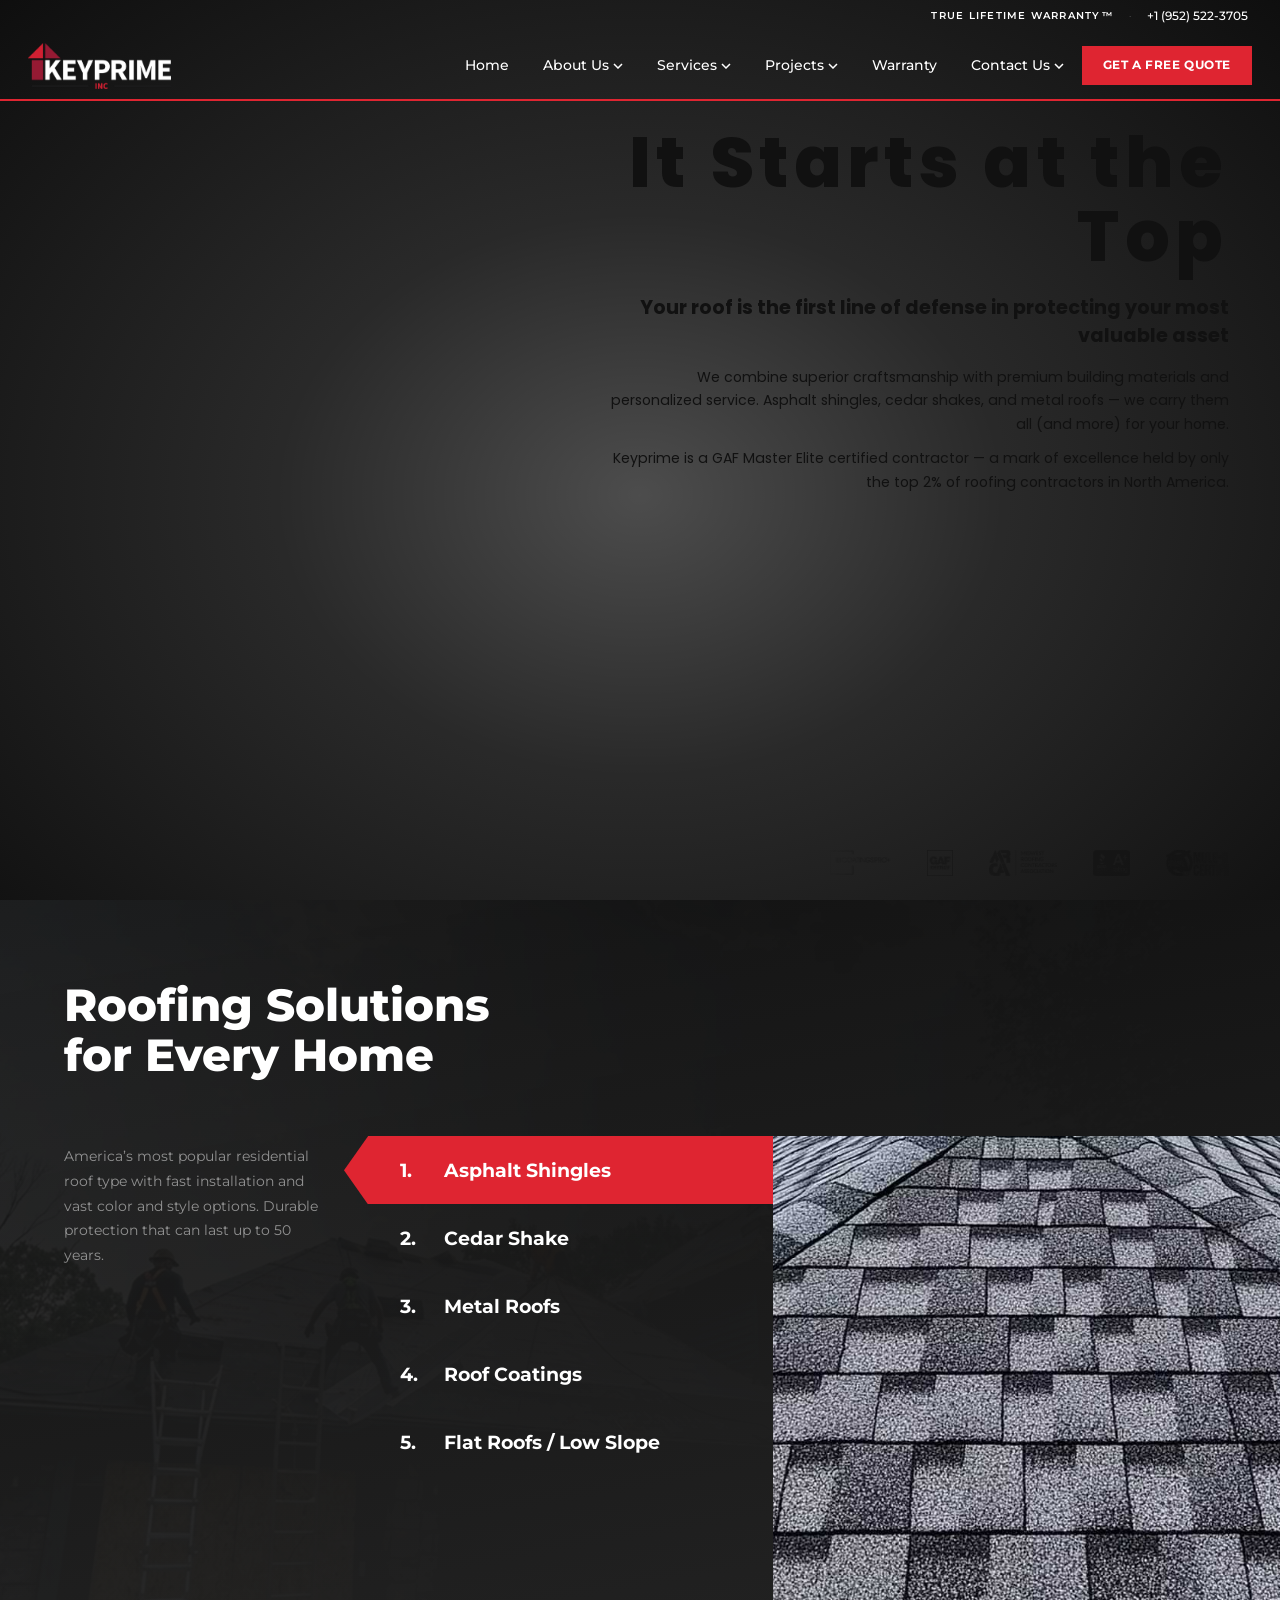
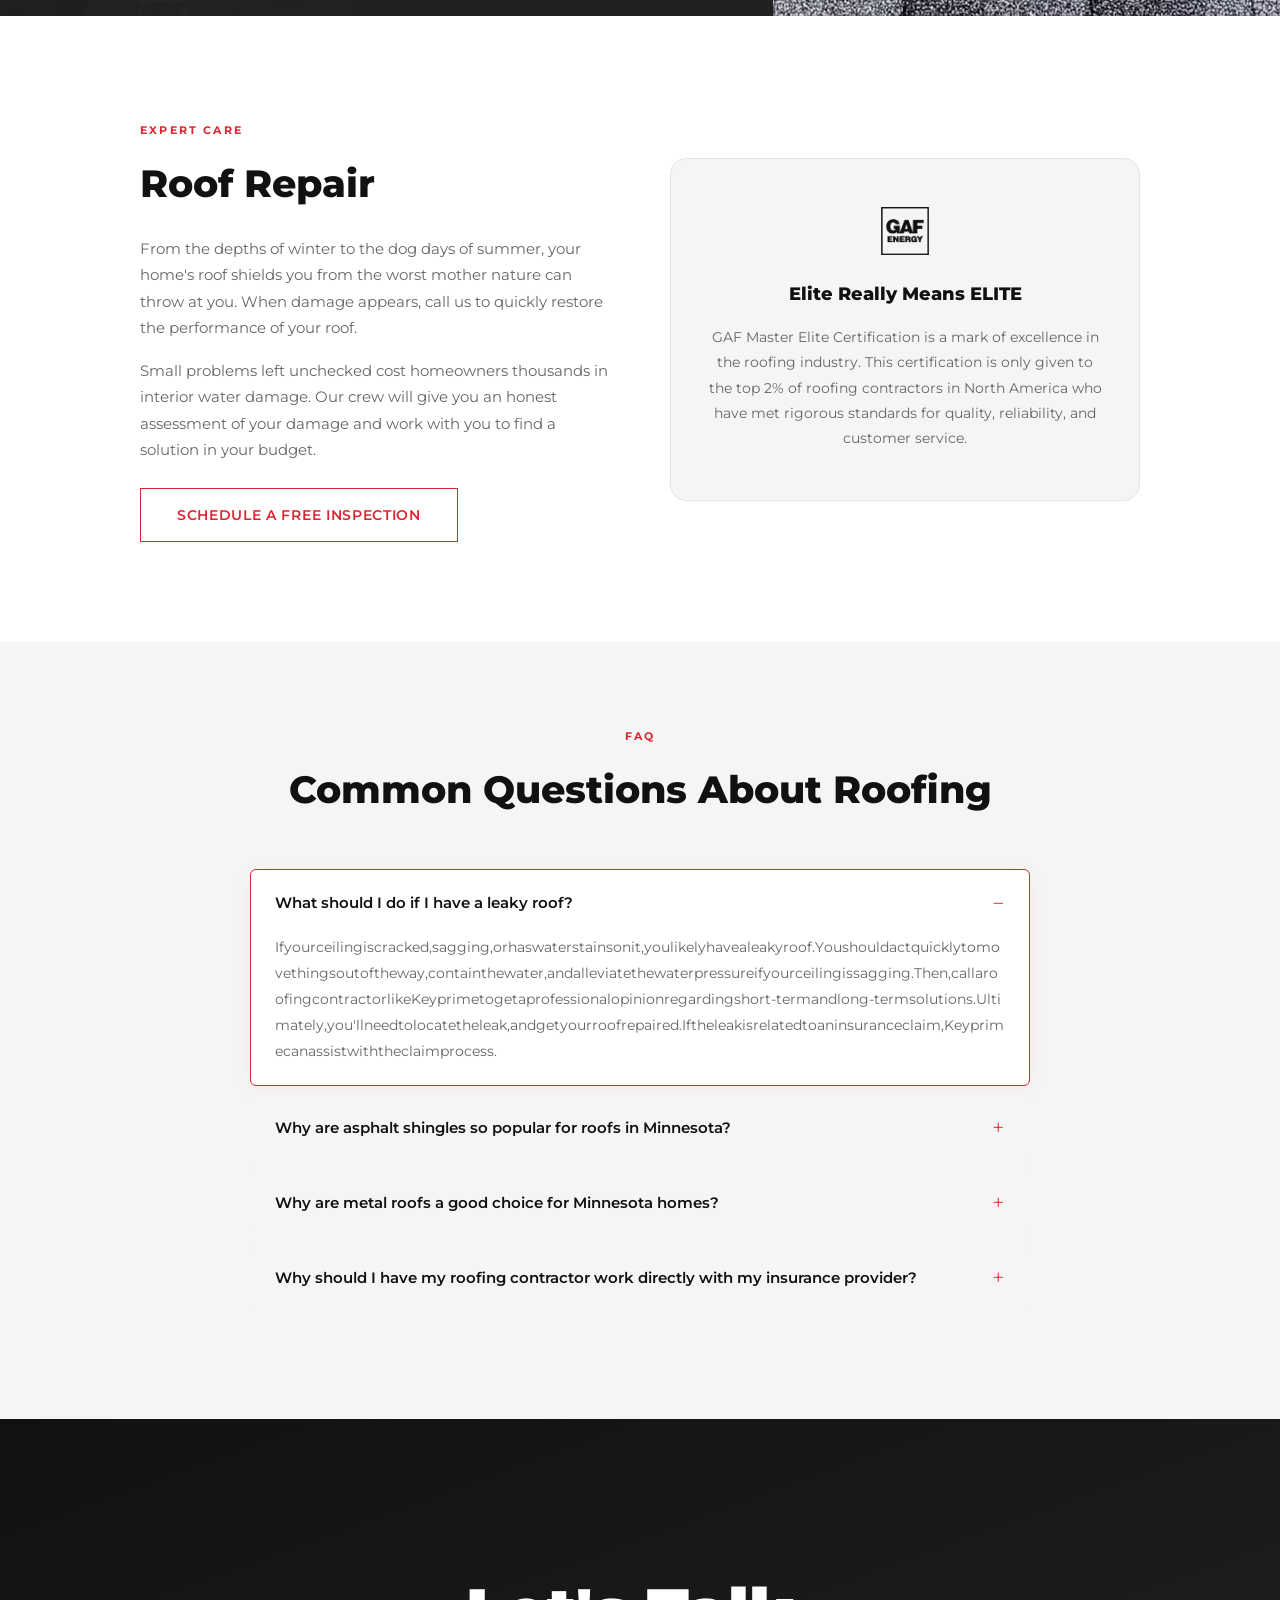
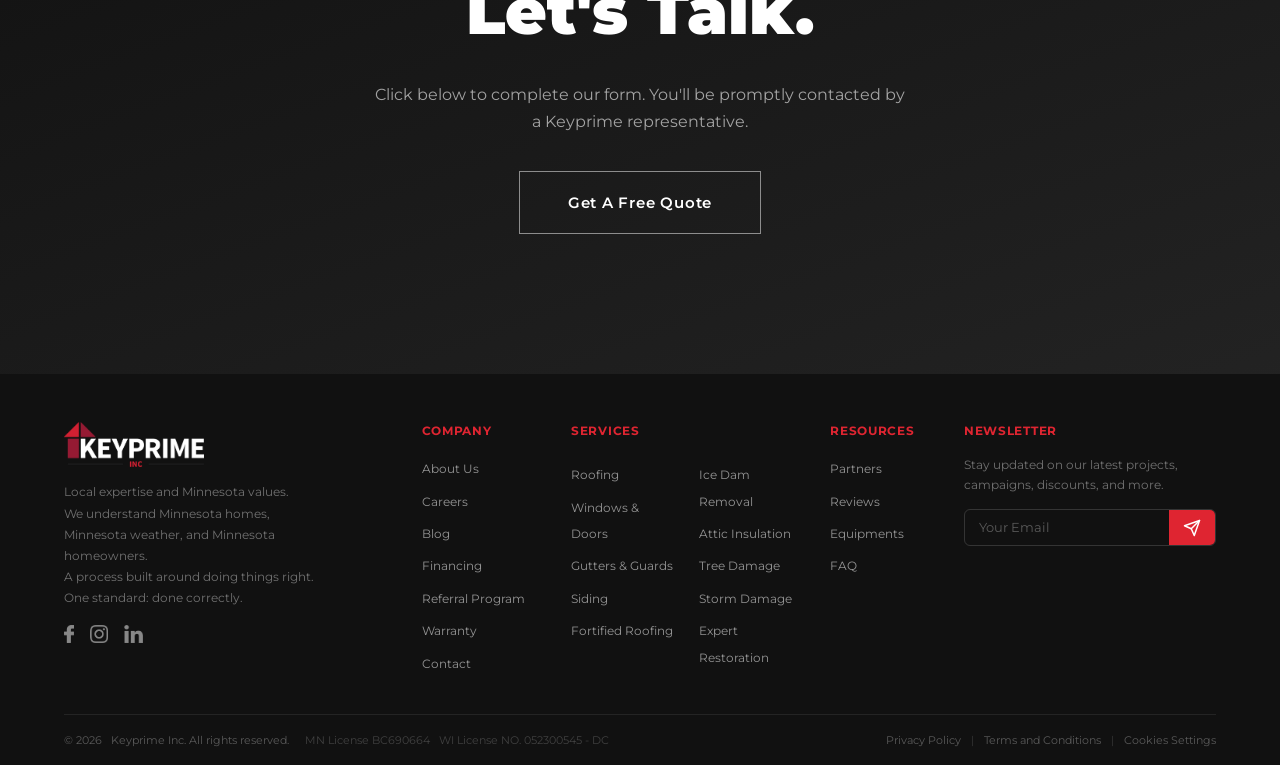
<file: roofing.html>
<!DOCTYPE html>
<html lang="en">
<head>
  <meta charset="UTF-8">
  <meta name="viewport" content="width=device-width, initial-scale=1.0">
  <title>Roofing Services | Keyprime Roofing</title>
  <meta name="description" content="Minnesota's favorite roofing contractor. Asphalt shingles, cedar shakes, metal roofs, and more — backed by a True Lifetime Warranty and GAF Master Elite certification.">
  <link rel="preconnect" href="https://fonts.googleapis.com">
  <link rel="preconnect" href="https://fonts.gstatic.com" crossorigin>
  <link href="https://fonts.googleapis.com/css2?family=Archivo:wght@100;200;300;400&family=Montserrat:wght@300;400;500;600;700;800;900&family=Poppins:wght@300;400;500;600;700;800;900&display=swap" rel="stylesheet">
  <link rel="stylesheet" href="css/roofing.css">
  <script src="https://fast.wistia.com/assets/external/E-v1.js" async></script>
</head>
<body>

  <!-- ===== TOP BAR ===== -->
  <div class="top-bar" id="topBar">
    <div class="top-bar__inner">
      <span class="top-bar__warranty">TRUE LIFETIME WARRANTY&trade;</span>
      <span class="top-bar__sep">&middot;</span>
      <a href="tel:+19525223705" class="top-bar__phone">+1 (952) 522-3705</a>
    </div>
  </div>

  <!-- ===== NAVBAR ===== -->
  <nav class="navbar navbar--hero" id="navbar">
    <div class="navbar__inner">
      <a href="index.html" class="navbar__logo">
        <img src="assets/logos/keyprime-logo-white.png" alt="Keyprime Inc." class="navbar__logo-img navbar__logo-img--white">
        <img src="assets/logos/keyprime-logo-color.png" alt="Keyprime Inc." class="navbar__logo-img navbar__logo-img--color">
      </a>
      <button class="navbar__toggle" id="navToggle" aria-label="Toggle navigation">
        <span></span><span></span><span></span>
      </button>
      <ul class="navbar__menu" id="navMenu">
        <li class="navbar__item">
          <a href="https://keyprimeroofing.com" class="navbar__link">Home</a>
        </li>
        <li class="navbar__item navbar__item--dropdown">
          <a href="https://keyprimeroofing.com/about" class="navbar__link">About Us <svg width="10" height="6" viewBox="0 0 10 6"><path d="M1 1l4 4 4-4" stroke="currentColor" stroke-width="1.5" fill="none"/></svg></a>
          <ul class="navbar__dropdown">
            <li><a href="https://keyprimeroofing.com/about">Our Story</a></li>
            <li><a href="https://keyprimeroofing.com/reviews">Reviews</a></li>
            <li><a href="https://keyprimeroofing.com/hiring">Careers</a></li>
          </ul>
        </li>
        <li class="navbar__item navbar__item--dropdown">
          <a href="https://keyprimeroofing.com/services" class="navbar__link">Services <svg width="10" height="6" viewBox="0 0 10 6"><path d="M1 1l4 4 4-4" stroke="currentColor" stroke-width="1.5" fill="none"/></svg></a>
          <ul class="navbar__dropdown">
            <li><a href="index.html#services">Window Repair</a></li>
            <li><a href="roofing.html">Roofing</a></li>
            <li><a href="storm.html">Storm Damage</a></li>
            <li><a href="https://keyprimeroofing.com/services/siding">Siding</a></li>
            <li><a href="https://keyprimeroofing.com/services/gutters-and-guards">Gutters &amp; Guards</a></li>
            <li><a href="https://keyprimeroofing.com/services/attic-insulation">Attic Insulation</a></li>
            <li><a href="https://keyprimeroofing.com/services/ice-dam-removal">Ice Dam Removal</a></li>
          </ul>
        </li>
        <li class="navbar__item navbar__item--dropdown">
          <a href="https://keyprimeroofing.com/projects" class="navbar__link">Projects <svg width="10" height="6" viewBox="0 0 10 6"><path d="M1 1l4 4 4-4" stroke="currentColor" stroke-width="1.5" fill="none"/></svg></a>
          <ul class="navbar__dropdown">
            <li><a href="https://keyprimeroofing.com/projects">Gallery</a></li>
            <li><a href="https://keyprimeroofing.com/blog">Blog</a></li>
          </ul>
        </li>
        <li class="navbar__item">
          <a href="warranty.html" class="navbar__link">Warranty</a>
        </li>
        <li class="navbar__item navbar__item--dropdown">
          <a href="https://keyprimeroofing.com/contact" class="navbar__link">Contact Us <svg width="10" height="6" viewBox="0 0 10 6"><path d="M1 1l4 4 4-4" stroke="currentColor" stroke-width="1.5" fill="none"/></svg></a>
          <ul class="navbar__dropdown">
            <li><a href="https://keyprimeroofing.com/contact">Get in Touch</a></li>
            <li><a href="https://keyprimeroofing.com/free-estimate">Free Estimate</a></li>
            <li><a href="https://keyprimeroofing.com/referral-program">Referral Program</a></li>
          </ul>
        </li>
        <li class="navbar__item">
          <a href="https://keyprimeroofing.com/free-estimate" class="navbar__link navbar__link--cta">GET A FREE QUOTE</a>
        </li>
      </ul>
    </div>
    <div class="navbar__accent"></div>
  </nav>

  <!-- Mobile nav overlay -->
  <div class="nav-overlay" id="navOverlay"></div>

  <!-- ===== HERO ===== -->
  <section class="hero" id="hero">
    <!-- Background 1: underlay video (always visible) -->
    <div class="hero__underlay">
      <video class="hero__video" autoplay muted loop playsinline>
        <source src="assets/videos/roofing-hero-underlay.mp4" type="video/mp4">
      </video>
    </div>
    <!-- Background 2: overlay image (revealed on hover via canvas) -->
    <canvas id="revealCanvas" class="reveal-canvas"></canvas>
    <img src="assets/images/roofing-hero-overlay.png" alt="" id="overlayImg" class="hero__overlay-img">
    <div class="hero__overlay"></div>

    <!-- Hero text content -->
    <div class="hero__content">
      <h1 class="hero__heading hero-anim">It Starts at the Top</h1>
      <h2 class="hero__sub hero-anim" data-delay="200">Your roof is the first line of defense in protecting your most valuable asset</h2>
      <p class="hero__text hero-anim" data-delay="400">We combine superior craftsmanship with premium building materials and personalized service. Asphalt shingles, cedar shakes, and metal roofs &mdash; we carry them all (and more) for your home.</p>
      <p class="hero__text hero-anim" data-delay="550">Keyprime is a GAF Master Elite certified contractor &mdash; a mark of excellence held by only the top 2% of roofing contractors in North America.</p>
      <a href="https://keyprimeroofing.com/free-estimate" class="btn btn--hero-fill hero-anim" data-delay="700">GET FREE QUOTE</a>
    </div>

    <!-- Partner logos marquee -->
    <div class="hero__partners">
      <div class="partners__track">
        <img src="assets/logos/coatings-pro+.png" alt="CoatingsPro+">
        <img src="assets/logos/gaf.png" alt="GAF">
        <img src="assets/logos/mrca.png" alt="MRCA">
        <img src="assets/logos/bbb.png" alt="BBB">
        <img src="assets/logos/mule-hide.png" alt="Mule-Hide">
        <img src="assets/logos/nrca.png" alt="NRCA">
        <img src="assets/logos/owens-corning.png" alt="Owens Corning">
        <img src="assets/logos/velux.png" alt="Velux">
        <img src="assets/logos/coatings-pro+.png" alt="CoatingsPro+">
        <img src="assets/logos/gaf.png" alt="GAF">
        <img src="assets/logos/mrca.png" alt="MRCA">
        <img src="assets/logos/bbb.png" alt="BBB">
        <img src="assets/logos/mule-hide.png" alt="Mule-Hide">
        <img src="assets/logos/nrca.png" alt="NRCA">
        <img src="assets/logos/owens-corning.png" alt="Owens Corning">
        <img src="assets/logos/velux.png" alt="Velux">
      </div>
    </div>
  </section>

  <!-- ===== SCROLLABLE PAGE CONTENT ===== -->
  <div class="page-content">

    <!-- ===== ROOFING PRODUCTS ===== -->
    <section class="services">
      <div class="services__bg" data-parallax="0.1">
        <img src="assets/images/storm-hero-desktop.png" alt="" loading="lazy">
      </div>
      <div class="services__overlay"></div>
      <div class="products" id="products">
        <h2 class="products__heading anim-in">Roofing Solutions<br>for Every Home</h2>
        <div class="products__body">
          <div class="products__info">
            <p class="products__desc anim-in" data-delay="200" id="productDesc">America&rsquo;s most popular residential roof type with fast installation and vast color and style options. Durable protection that can last up to 50 years.</p>
          </div>
          <div class="products__list">
            <button class="products__item products__item--active" data-index="0">
              <span class="products__num">1.</span>
              <span class="products__name">Asphalt Shingles</span>
            </button>
            <button class="products__item" data-index="1">
              <span class="products__num">2.</span>
              <span class="products__name">Cedar Shake</span>
            </button>
            <button class="products__item" data-index="2">
              <span class="products__num">3.</span>
              <span class="products__name">Metal Roofs</span>
            </button>
            <button class="products__item" data-index="3">
              <span class="products__num">4.</span>
              <span class="products__name">Roof Coatings</span>
            </button>
            <button class="products__item" data-index="4">
              <span class="products__num">5.</span>
              <span class="products__name">Flat Roofs / Low Slope</span>
            </button>
          </div>
          <div class="products__image" id="productImageWrap">
            <img src="assets/images/products/asphalt-shingles.jpg" alt="Asphalt Shingles" id="productImg">
          </div>
        </div>
      </div>
    </section>

    <!-- ===== ROOF REPAIR ===== -->
    <section class="repair">
      <div class="container">
        <div class="repair__inner">
          <div class="repair__text anim-in">
            <span class="tag">Expert Care</span>
            <h2 class="repair__heading anim-in" data-delay="100">Roof Repair</h2>
            <p class="anim-in" data-delay="200">From the depths of winter to the dog days of summer, your home's roof shields you from the worst mother nature can throw at you. When damage appears, call us to quickly restore the performance of your roof.</p>
            <p class="anim-in" data-delay="300">Small problems left unchecked cost homeowners thousands in interior water damage. Our crew will give you an honest assessment of your damage and work with you to find a solution in your budget.</p>
            <a href="https://keyprimeroofing.com/free-estimate" class="btn btn--primary anim-in" data-delay="400">SCHEDULE A FREE INSPECTION</a>
          </div>
          <div class="repair__cert anim-in" data-delay="300">
            <div class="cert-card">
              <img src="assets/logos/gaf.png" alt="GAF Master Elite" class="cert-card__logo">
              <h3>Elite Really Means ELITE</h3>
              <p>GAF Master Elite Certification is a mark of excellence in the roofing industry. This certification is only given to the top 2% of roofing contractors in North America who have met rigorous standards for quality, reliability, and customer service.</p>
            </div>
          </div>
        </div>
      </div>
    </section>

    <!-- ===== FAQ ===== -->
    <section class="faq" id="faq">
      <div class="container">
        <div class="faq__header">
          <span class="tag anim-in">FAQ</span>
          <h2 class="faq__heading anim-in" data-delay="100">Common Questions About Roofing</h2>
        </div>
        <div class="faq__list">
          <details class="faq__item anim-in" data-delay="0" open>
            <summary>What should I do if I have a leaky roof?</summary>
            <div class="faq__answer">
              <p>If your ceiling is cracked, sagging, or has water stains on it, you likely have a leaky roof. You should act quickly to move things out of the way, contain the water, and alleviate the water pressure if your ceiling is sagging. Then, call a roofing contractor like Keyprime to get a professional opinion regarding short-term and long-term solutions. Ultimately, you'll need to locate the leak, and get your roof repaired. If the leak is related to an insurance claim, Keyprime can assist with the claim process.</p>
            </div>
          </details>
          <details class="faq__item anim-in" data-delay="80">
            <summary>Why are asphalt shingles so popular for roofs in Minnesota?</summary>
            <div class="faq__answer">
              <p>Asphalt shingles are the most affordable roofing material available, and the least expensive material to install. They also come in a variety of colors to match any home. Asphalt shingles are relatively durable and can last up to 50 years with proper maintenance and inspections. For best results, asphalt shingles should be installed by a roofing contractor.</p>
            </div>
          </details>
          <details class="faq__item anim-in" data-delay="160">
            <summary>Why are metal roofs a good choice for Minnesota homes?</summary>
            <div class="faq__answer">
              <p>With a lifespan of up to 70 years or more, today's metal roofing options offer homeowners a lifetime of worry-free roofing, even in a tough Midwestern climate. Their fireproof quality can lower insurance costs, and their contemporary look is a beautiful way to modernize your home.</p>
            </div>
          </details>
          <details class="faq__item anim-in" data-delay="240">
            <summary>Why should I have my roofing contractor work directly with my insurance provider?</summary>
            <div class="faq__answer">
              <p>Keyprime not only inspects roofs for storm damage, but can also work directly with your insurance provider to get the damage repaired quickly with no upfront cost to you. Keyprime employs a team of experienced professionals that specialize in working through insurance claims to make sure they are processed properly and on time.</p>
            </div>
          </details>
        </div>
      </div>
    </section>

    <!-- ===== CTA ===== -->
    <section class="cta">
      <div class="cta__bg" data-parallax="0.18">
        <img src="assets/images/team-photo.png" alt="" loading="lazy">
      </div>
      <div class="cta__overlay"></div>
      <div class="container cta__content">
        <h2 class="anim-in">Let's Talk.</h2>
        <p class="anim-in" data-delay="100">Click below to complete our form. You'll be promptly contacted by a Keyprime representative.</p>
        <a href="https://keyprimeroofing.com/free-estimate" class="btn btn--cta-light btn--lg anim-in" data-delay="200">Get A Free Quote</a>
      </div>
    </section>

    <!-- ===== FOOTER ===== -->
    <footer class="footer">
      <div class="container">
        <!-- Desktop footer -->
        <div class="footer__top">
          <div class="footer__brand">
            <img src="assets/logos/keyprime-logo-white.png" alt="Keyprime Inc." width="140">
            <div class="footer__tagline">
              <p>Local expertise and Minnesota values.<br>We understand Minnesota homes,<br>Minnesota weather, and Minnesota<br>homeowners.<br>A process built around doing things right.<br>One standard: done correctly.</p>
            </div>
            <div class="footer__social">
              <a href="https://www.facebook.com/keyprimeroofing" aria-label="Facebook"><img src="assets/icons/fb-icon.png" alt="" class="social-icon"></a>
              <a href="https://www.instagram.com/keyprimeroofing" aria-label="Instagram"><img src="assets/icons/ig-icon.png" alt="" class="social-icon"></a>
              <a href="https://www.linkedin.com/company/keyprimeroofing" aria-label="LinkedIn"><img src="assets/icons/linkedin-icon.png" alt="" class="social-icon"></a>
            </div>
          </div>
          <div class="footer__links">
            <div class="footer__col">
              <h4>Company</h4>
              <ul>
                <li><a href="https://keyprimeroofing.com/about">About Us</a></li>
                <li><a href="https://keyprimeroofing.com/hiring">Careers</a></li>
                <li><a href="https://keyprimeroofing.com/blog">Blog</a></li>
                <li><a href="https://keyprimeroofing.com/financing">Financing</a></li>
                <li><a href="https://keyprimeroofing.com/referral-program">Referral Program</a></li>
                <li><a href="warranty.html">Warranty</a></li>
                <li><a href="https://keyprimeroofing.com/contact">Contact</a></li>
              </ul>
            </div>
            <div class="footer__col footer__col--services">
              <h4>Services</h4>
              <ul>
                <li><a href="roofing.html">Roofing</a></li>
                <li><a href="index.html#services">Windows &amp; Doors</a></li>
                <li><a href="https://keyprimeroofing.com/services/gutters-and-guards">Gutters &amp; Guards</a></li>
                <li><a href="https://keyprimeroofing.com/services/siding">Siding</a></li>
                <li><a href="https://keyprimeroofing.com/services/fortified-roofing">Fortified Roofing</a></li>
              </ul>
              <ul>
                <li><a href="https://keyprimeroofing.com/services/ice-dam-removal">Ice Dam Removal</a></li>
                <li><a href="https://keyprimeroofing.com/services/attic-insulation">Attic Insulation</a></li>
                <li><a href="https://keyprimeroofing.com/tree-damage">Tree Damage</a></li>
                <li><a href="storm.html">Storm Damage</a></li>
                <li><a href="https://keyprimeroofing.com/expert-restoration">Expert Restoration</a></li>
              </ul>
            </div>
            <div class="footer__col">
              <h4>Resources</h4>
              <ul>
                <li><a href="https://keyprimeroofing.com/partners">Partners</a></li>
                <li><a href="https://keyprimeroofing.com/reviews">Reviews</a></li>
                <li><a href="https://keyprimeroofing.com/equipment">Equipments</a></li>
                <li><a href="#faq">FAQ</a></li>
              </ul>
            </div>
            <div class="footer__col footer__col--newsletter">
              <h4>Newsletter</h4>
              <p class="footer__nl-desc">Stay updated on our latest projects, campaigns, discounts, and more.</p>
              <form class="footer__newsletter-form" onsubmit="return false;">
                <input type="email" placeholder="Your Email" required>
                <button type="submit" aria-label="Subscribe">
                  <svg viewBox="0 0 24 24" width="18" height="18" fill="none" stroke="currentColor" stroke-width="2" stroke-linecap="round" stroke-linejoin="round"><line x1="22" y1="2" x2="11" y2="13"/><polygon points="22 2 15 22 11 13 2 9 22 2"/></svg>
                </button>
              </form>
            </div>
          </div>
        </div>
        <!-- Mobile footer links -->
        <div class="footer__links--mobile">
          <div class="footer__col--mobile">
            <h4>Company</h4>
            <ul>
              <li><a href="https://keyprimeroofing.com/about">About Us</a></li>
              <li><a href="https://keyprimeroofing.com/hiring">Careers</a></li>
              <li><a href="https://keyprimeroofing.com/blog">Blog</a></li>
              <li><a href="https://keyprimeroofing.com/financing">Financing</a></li>
              <li><a href="https://keyprimeroofing.com/referral-program">Referral Program</a></li>
              <li><a href="warranty.html">Warranty</a></li>
              <li><a href="https://keyprimeroofing.com/contact">Contact</a></li>
            </ul>
          </div>
          <div class="footer__col--mobile footer__col--services-mobile">
            <h4>Services</h4>
            <ul>
              <li><a href="roofing.html">Roofing</a></li>
              <li><a href="index.html#services">Windows &amp; Doors</a></li>
              <li><a href="https://keyprimeroofing.com/services/gutters-and-guards">Gutters &amp; Guards</a></li>
              <li><a href="https://keyprimeroofing.com/services/siding">Siding</a></li>
              <li><a href="https://keyprimeroofing.com/services/fortified-roofing">Fortified Roofing</a></li>
            </ul>
            <ul>
              <li><a href="https://keyprimeroofing.com/services/ice-dam-removal">Ice Dam Removal</a></li>
              <li><a href="https://keyprimeroofing.com/services/attic-insulation">Attic Insulation</a></li>
              <li><a href="https://keyprimeroofing.com/tree-damage">Tree Damage</a></li>
              <li><a href="storm.html">Storm Damage</a></li>
              <li><a href="https://keyprimeroofing.com/expert-restoration">Expert Restoration</a></li>
            </ul>
          </div>
          <div class="footer__col--mobile">
            <h4>Resources</h4>
            <ul>
              <li><a href="https://keyprimeroofing.com/partners">Partners</a></li>
              <li><a href="https://keyprimeroofing.com/reviews">Reviews</a></li>
              <li><a href="https://keyprimeroofing.com/equipment">Equipments</a></li>
              <li><a href="#faq">FAQ</a></li>
            </ul>
          </div>
          <div class="footer__newsletter--mobile">
            <h4>Newsletter</h4>
            <p>Stay updated on our latest projects, campaigns, discounts, and more.</p>
            <form class="footer__newsletter-form" onsubmit="return false;">
              <input type="email" placeholder="Your Email" required>
              <button type="submit" aria-label="Subscribe">
                <svg viewBox="0 0 24 24" width="18" height="18" fill="none" stroke="currentColor" stroke-width="2" stroke-linecap="round" stroke-linejoin="round"><line x1="22" y1="2" x2="11" y2="13"/><polygon points="22 2 15 22 11 13 2 9 22 2"/></svg>
              </button>
            </form>
          </div>
        </div>
        <div class="footer__bottom">
          <div class="footer__bottom-left">
            <span class="footer__copy">&copy; 2026 &nbsp; Keyprime Inc. All rights reserved.</span>
            <span class="footer__licenses">MN License BC690664 &nbsp; WI License NO. 052300545 - DC</span>
          </div>
          <div class="footer__bottom-mobile">
            <div class="footer__social">
              <a href="https://www.facebook.com/keyprimeroofing" aria-label="Facebook"><img src="assets/icons/fb-icon.png" alt="" class="social-icon"></a>
              <a href="https://www.instagram.com/keyprimeroofing" aria-label="Instagram"><img src="assets/icons/ig-icon.png" alt="" class="social-icon"></a>
              <a href="https://www.linkedin.com/company/keyprimeroofing" aria-label="LinkedIn"><img src="assets/icons/linkedin-icon.png" alt="" class="social-icon"></a>
            </div>
            <div class="footer__tagline--mobile">
              <p>Local expertise and Minnesota values.</p>
              <p>We understand Minnesota homes, Minnesota weather, and Minnesota homeowners.</p>
              <p>A process built around doing things right.</p>
              <p>One standard: done correctly.</p>
            </div>
            <div class="footer__logo-bottom">
              <img src="assets/logos/keyprime-logo-white.png" alt="Keyprime Inc.">
            </div>
          </div>
          <div class="footer__legal">
            <a href="https://keyprimeroofing.com/privacy-policy">Privacy Policy</a>
            <span>|</span>
            <a href="https://keyprimeroofing.com/terms-and-conditions">Terms and Conditions</a>
            <span>|</span>
            <a href="#">Cookies Settings</a>
          </div>
          <p class="footer__copy--mobile">&copy; 2026 &nbsp; Keyprime Inc.</p>
          <p class="footer__licenses--mobile">All rights reserved. MN License BC690664 WI License NO. 052300545 - DC</p>
        </div>
      </div>
    </footer>

  </div><!-- /.page-content -->

  <!-- Side tab -->
  <a href="https://keyprimeroofing.com/free-estimate" class="side-tab">Get Instant Quote</a>

  <script src="js/roofing.js"></script>
</body>
</html>
</file>
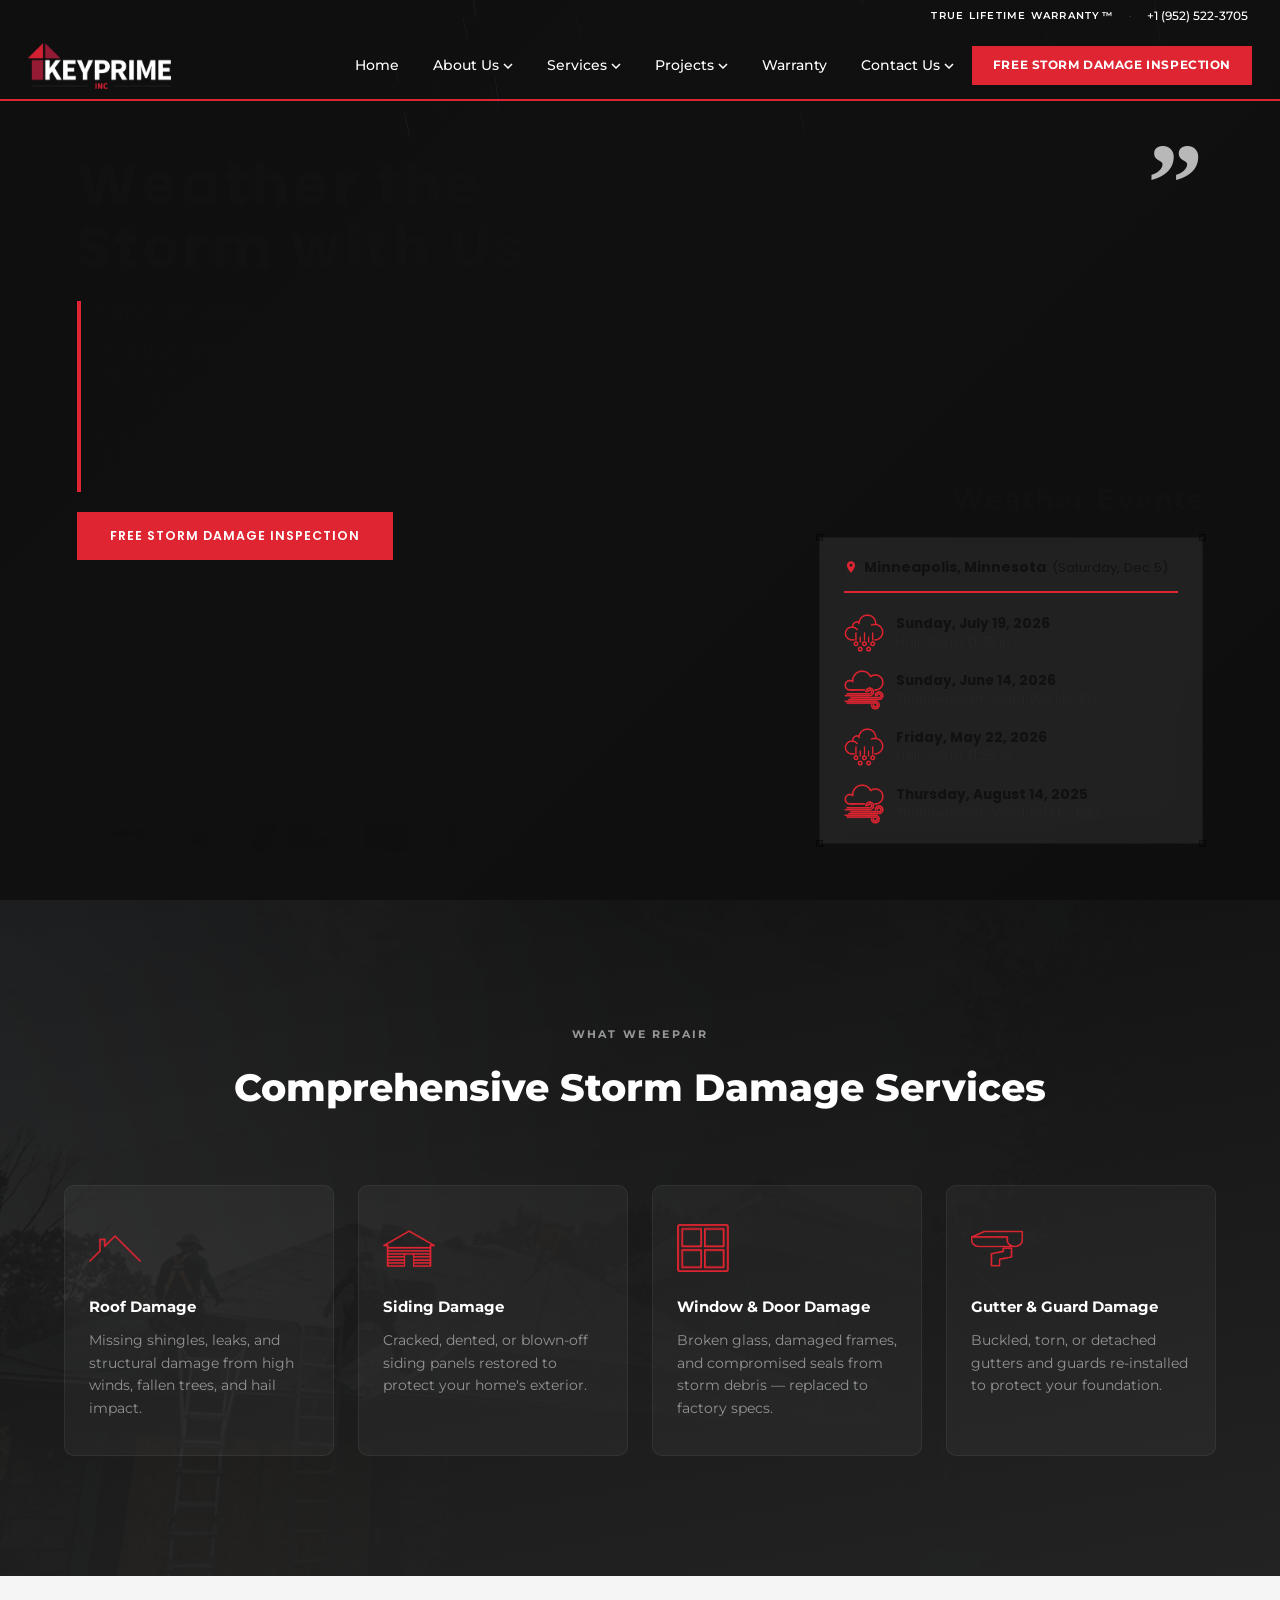
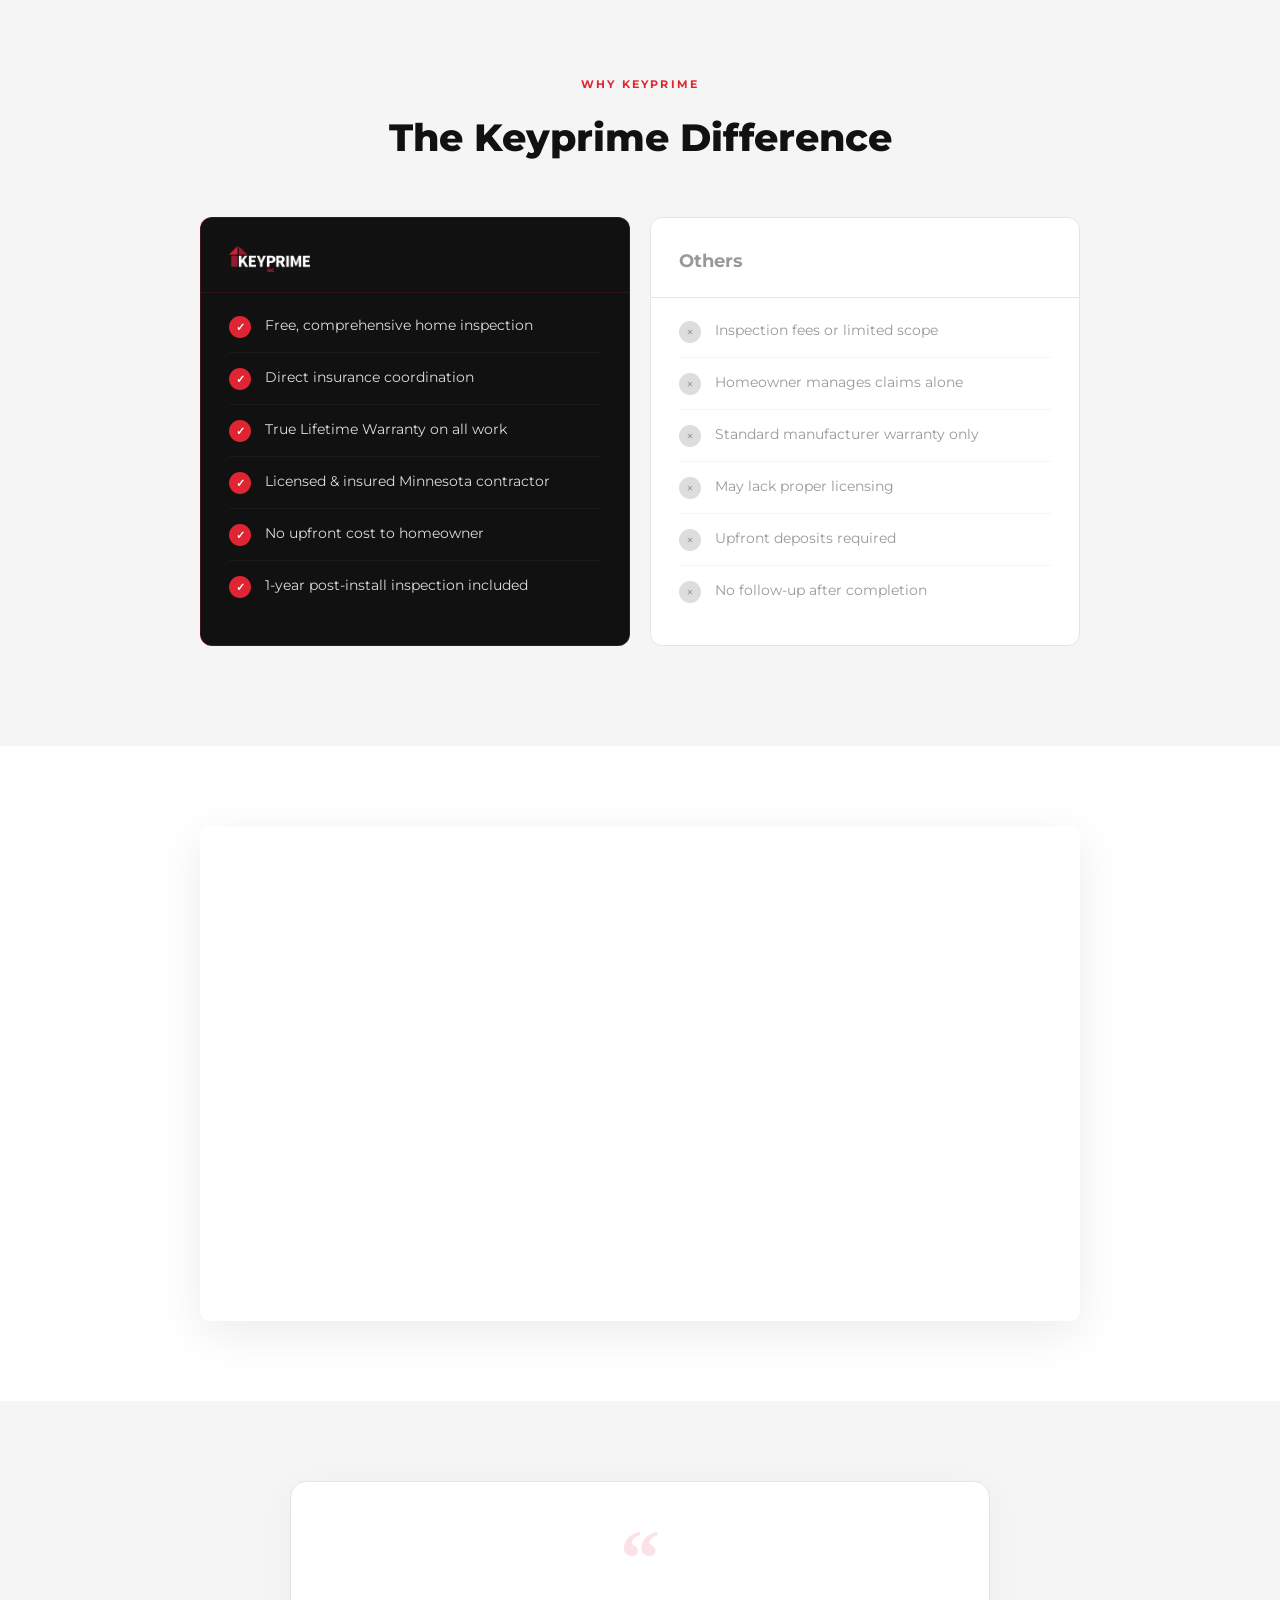
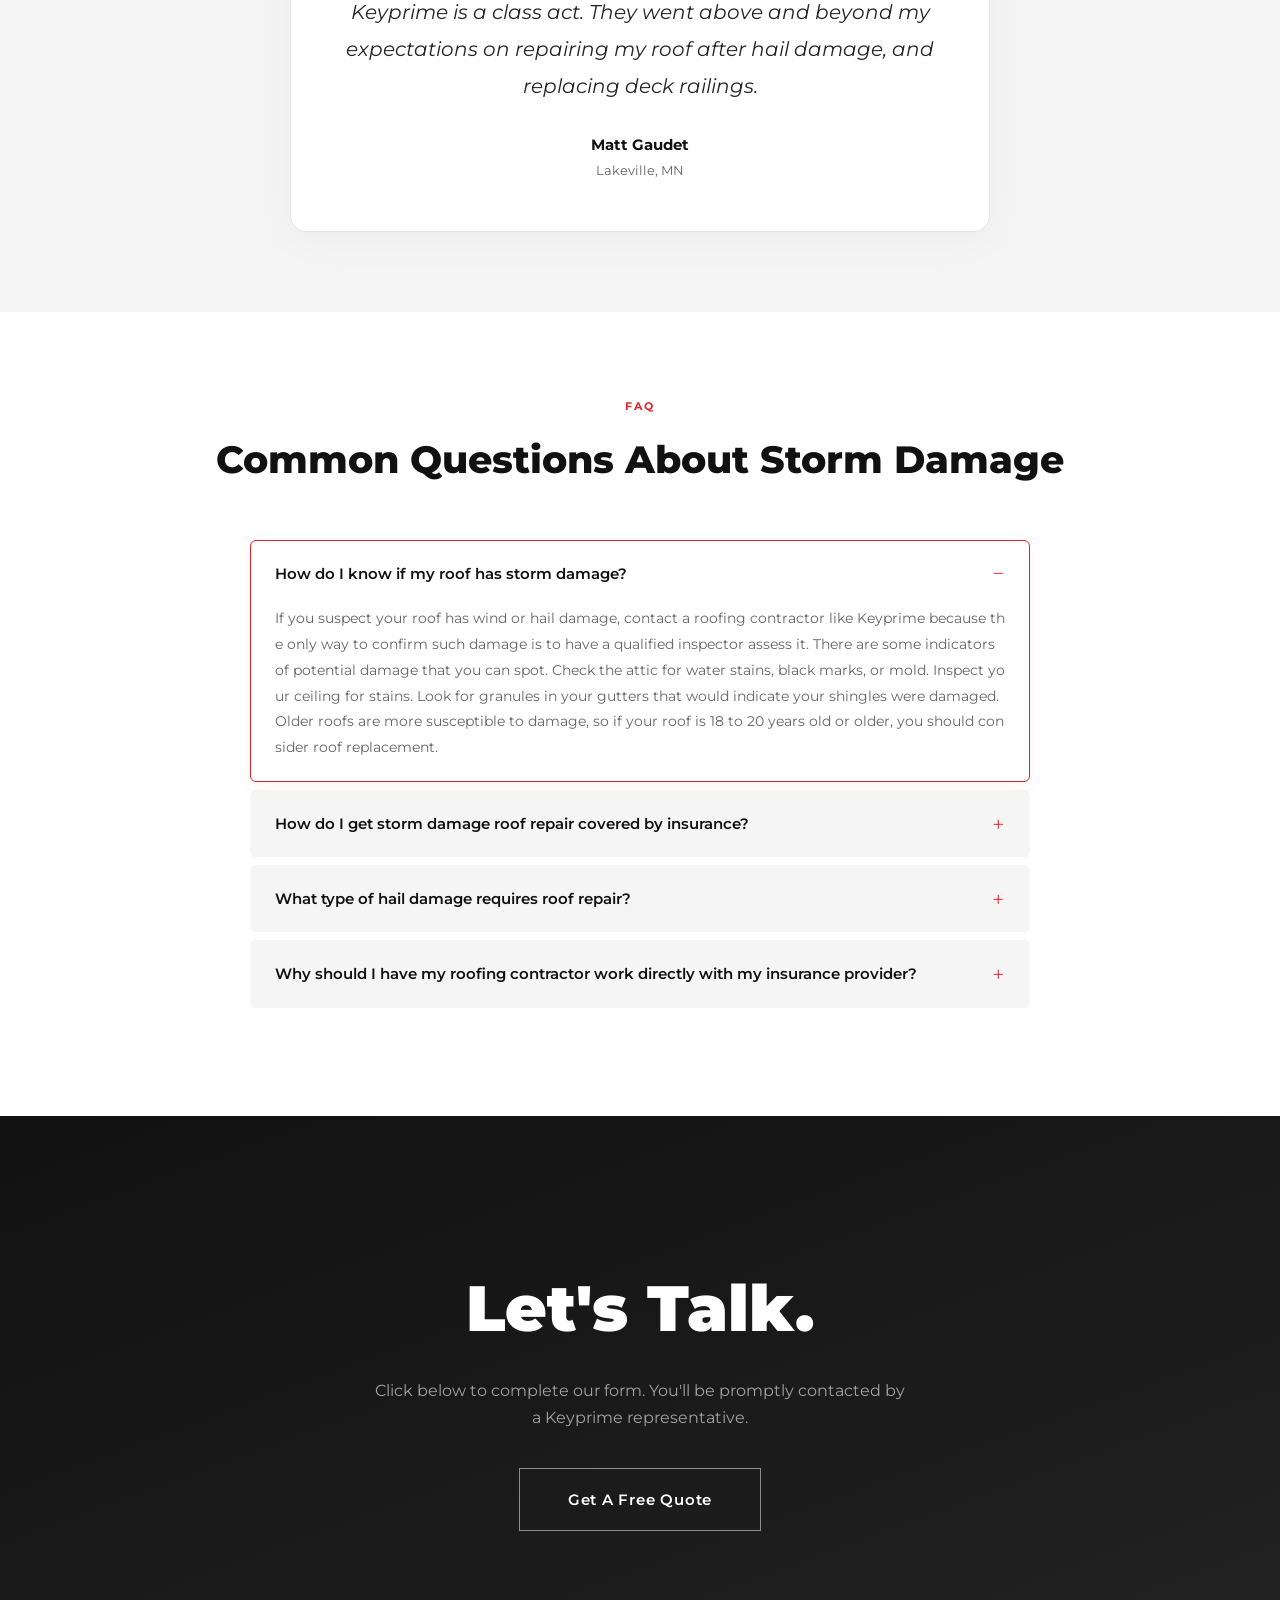
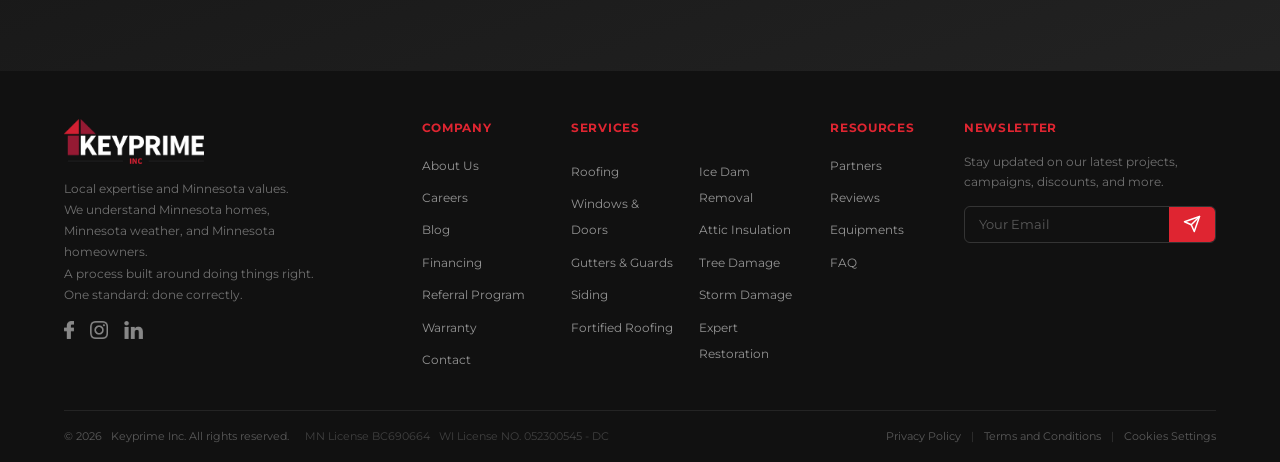
<file: storm.html>
<!DOCTYPE html>
<html lang="en">
<head>
  <meta charset="UTF-8">
  <meta name="viewport" content="width=device-width, initial-scale=1.0">
  <title>Storm &amp; Hail Damage Repair | Keyprime Roofing</title>
  <meta name="description" content="Minnesota's trusted storm damage repair experts. Keyprime helps homeowners restore their homes fast with insurance claim assistance and a True Lifetime Warranty.">
  <link rel="preconnect" href="https://fonts.googleapis.com">
  <link rel="preconnect" href="https://fonts.gstatic.com" crossorigin>
  <link href="https://fonts.googleapis.com/css2?family=Archivo:wght@100;200;300;400&family=Montserrat:wght@300;400;500;600;700;800;900&family=Poppins:wght@300;400;500;600;700;800;900&display=swap" rel="stylesheet">
  <link rel="stylesheet" href="css/storm.css">
  <script src="https://fast.wistia.com/assets/external/E-v1.js" async></script>
</head>
<body>

  <!-- ===== TOP BAR (fixed, right-aligned like mockup) ===== -->
  <div class="top-bar" id="topBar">
    <div class="top-bar__inner">
      <span class="top-bar__warranty">TRUE LIFETIME WARRANTY&trade;</span>
      <span class="top-bar__sep">&middot;</span>
      <a href="tel:+19525223705" class="top-bar__phone">+1 (952) 522-3705</a>
    </div>
  </div>

  <!-- ===== NAVBAR (fixed, transparent over hero → solid on scroll) ===== -->
  <nav class="navbar navbar--hero" id="navbar">
    <div class="navbar__inner">
      <a href="index.html" class="navbar__logo">
        <img src="assets/logos/keyprime-logo-white.png" alt="Keyprime Inc." class="navbar__logo-img navbar__logo-img--white">
        <img src="assets/logos/keyprime-logo-color.png" alt="Keyprime Inc." class="navbar__logo-img navbar__logo-img--color">
      </a>
      <button class="navbar__toggle" id="navToggle" aria-label="Toggle navigation">
        <span></span><span></span><span></span>
      </button>
      <ul class="navbar__menu" id="navMenu">
        <li class="navbar__item">
          <a href="https://keyprimeroofing.com" class="navbar__link">Home</a>
        </li>
        <li class="navbar__item navbar__item--dropdown">
          <a href="https://keyprimeroofing.com/about" class="navbar__link">About Us <svg width="10" height="6" viewBox="0 0 10 6"><path d="M1 1l4 4 4-4" stroke="currentColor" stroke-width="1.5" fill="none"/></svg></a>
          <ul class="navbar__dropdown">
            <li><a href="https://keyprimeroofing.com/about">Our Story</a></li>
            <li><a href="https://keyprimeroofing.com/reviews">Reviews</a></li>
            <li><a href="https://keyprimeroofing.com/hiring">Careers</a></li>
          </ul>
        </li>
        <li class="navbar__item navbar__item--dropdown">
          <a href="https://keyprimeroofing.com/services" class="navbar__link">Services <svg width="10" height="6" viewBox="0 0 10 6"><path d="M1 1l4 4 4-4" stroke="currentColor" stroke-width="1.5" fill="none"/></svg></a>
          <ul class="navbar__dropdown">
            <li><a href="index.html#services">Window Repair</a></li>
            <li><a href="roofing.html">Roofing</a></li>
            <li><a href="storm.html">Storm Damage</a></li>
            <li><a href="https://keyprimeroofing.com/services/siding">Siding</a></li>
            <li><a href="https://keyprimeroofing.com/services/gutters-and-guards">Gutters &amp; Guards</a></li>
            <li><a href="https://keyprimeroofing.com/services/attic-insulation">Attic Insulation</a></li>
            <li><a href="https://keyprimeroofing.com/services/ice-dam-removal">Ice Dam Removal</a></li>
          </ul>
        </li>
        <li class="navbar__item navbar__item--dropdown">
          <a href="https://keyprimeroofing.com/projects" class="navbar__link">Projects <svg width="10" height="6" viewBox="0 0 10 6"><path d="M1 1l4 4 4-4" stroke="currentColor" stroke-width="1.5" fill="none"/></svg></a>
          <ul class="navbar__dropdown">
            <li><a href="https://keyprimeroofing.com/projects">Gallery</a></li>
            <li><a href="https://keyprimeroofing.com/blog">Blog</a></li>
          </ul>
        </li>
        <li class="navbar__item">
          <a href="warranty.html" class="navbar__link">Warranty</a>
        </li>
        <li class="navbar__item navbar__item--dropdown">
          <a href="https://keyprimeroofing.com/contact" class="navbar__link">Contact Us <svg width="10" height="6" viewBox="0 0 10 6"><path d="M1 1l4 4 4-4" stroke="currentColor" stroke-width="1.5" fill="none"/></svg></a>
          <ul class="navbar__dropdown">
            <li><a href="https://keyprimeroofing.com/contact">Get in Touch</a></li>
            <li><a href="https://keyprimeroofing.com/free-estimate">Free Estimate</a></li>
            <li><a href="https://keyprimeroofing.com/referral-program">Referral Program</a></li>
          </ul>
        </li>
        <li class="navbar__item">
          <a href="https://keyprimeroofing.com/free-estimate" class="navbar__link navbar__link--cta">FREE STORM DAMAGE INSPECTION</a>
        </li>
      </ul>
    </div>
    <div class="navbar__accent"></div>
  </nav>

  <!-- Mobile nav overlay -->
  <div class="nav-overlay" id="navOverlay"></div>

  <!-- ===== HERO (fixed, full viewport — content scrolls over it) ===== -->
  <section class="hero" id="hero">
    <canvas id="stormCanvas" class="storm-canvas"></canvas>
    <div class="hero__media">
      <video class="hero__video" autoplay muted loop playsinline>
        <source src="assets/videos/storm-hero-video.mp4" type="video/mp4">
      </video>
    </div>
    <div class="hero__overlay"></div>

    <!-- Hero text content (left side) -->
    <div class="hero__content">
      <h1 class="hero__heading hero-anim">Weather the<br>Storm with Us</h1>
      <div class="hero__body">
        <h2 class="hero__sub hero-anim" data-delay="200">Minnesota's storms are some of the toughest in America</h2>
        <p class="hero__text hero-anim" data-delay="400">Strong rains and high winds bring down tree branches on your roof, hail impact causes water leaks in your home's exterior, and heavy ice and snow can buckle gutters and put your structure at risk.</p>
        <p class="hero__text hero-anim" data-delay="550">Keyprime helps homeowners get a real look at the damage fast. We also help you navigate your insurance claim so you have the power to bring your home back to its pre-storm strength as quickly as possible.</p>
      </div>
      <a href="https://keyprimeroofing.com/free-estimate" class="btn btn--hero-fill hero-anim" data-delay="700">FREE STORM DAMAGE INSPECTION</a>
    </div>

    <!-- Quote (top right) -->
    <div class="hero__quote hero-anim" data-delay="400">
      <p class="hero__quote-text"><em>Keyprime is a Minnesota exterior restoration specialist. We inspect your storm damage for free, document it, and guide you through the insurance claim until your home is fully restored.</em></p>
      <span class="hero__qm">&rdquo;</span>
    </div>

    <!-- Weather History (bottom right) -->
    <div class="hero__wh hero-anim" data-delay="500">
      <h3 class="wh__title">Weather Events</h3>
      <div class="wh__card">
        <span class="wh__corner wh__corner--tl"></span>
        <span class="wh__corner wh__corner--tr"></span>
        <span class="wh__corner wh__corner--bl"></span>
        <span class="wh__corner wh__corner--br"></span>
        <div class="wh__header">
          <div class="wh__location">
            <svg class="wh__pin" viewBox="0 0 24 24" width="14" height="14" fill="#DF2531" stroke="none"><path d="M12 2C8.13 2 5 5.13 5 9c0 5.25 7 13 7 13s7-7.75 7-13c0-3.87-3.13-7-7-7zm0 9.5a2.5 2.5 0 1 1 0-5 2.5 2.5 0 0 1 0 5z"/></svg>
            <span class="wh__city" id="whCity">Minneapolis, Minnesota</span>
            <span class="wh__date" id="whDate"></span>
          </div>
        </div>
        <div class="wh__tabs" id="whTabs">
          <button class="wh__tab wh__tab--active" data-years="2"></button>
        </div>
        <div class="wh__events" id="whEvents">
          <div class="wh__loading">Loading weather events&hellip;</div>
        </div>
      </div>
    </div>

    <!-- Partner / certification logos — scrolling marquee -->
    <div class="hero__partners">
      <div class="partners__track">
        <img src="assets/logos/coatings-pro+.png" alt="CoatingsPro+">
        <img src="assets/logos/gaf.png" alt="GAF">
        <img src="assets/logos/mrca.png" alt="MRCA">
        <img src="assets/logos/bbb.png" alt="BBB">
        <img src="assets/logos/mule-hide.png" alt="Mule-Hide">
        <img src="assets/logos/nrca.png" alt="NRCA">
        <img src="assets/logos/owens-corning.png" alt="Owens Corning">
        <img src="assets/logos/velux.png" alt="Velux">
        <img src="assets/logos/coatings-pro+.png" alt="CoatingsPro+">
        <img src="assets/logos/gaf.png" alt="GAF">
        <img src="assets/logos/mrca.png" alt="MRCA">
        <img src="assets/logos/bbb.png" alt="BBB">
        <img src="assets/logos/mule-hide.png" alt="Mule-Hide">
        <img src="assets/logos/nrca.png" alt="NRCA">
        <img src="assets/logos/owens-corning.png" alt="Owens Corning">
        <img src="assets/logos/velux.png" alt="Velux">
      </div>
    </div>
  </section>

  <!-- ===== SCROLLABLE PAGE CONTENT (slides over the fixed hero) ===== -->
  <div class="page-content">

    <!-- ===== DAMAGE TYPES ===== -->
    <section class="services">
      <div class="services__bg" data-parallax="0.1">
        <img src="assets/images/storm-hero-desktop.png" alt="" loading="lazy">
      </div>
      <div class="services__overlay"></div>
      <div class="container services__content">
        <span class="tag tag--light anim-in">What We Repair</span>
        <h2 class="services__heading anim-in" data-delay="100">Comprehensive Storm Damage Services</h2>
        <div class="services__grid">
          <div class="service-card anim-slide-right" data-delay="0">
            <div class="service-card__icon">
              <img src="assets/icons/repairs/roof.png" alt="Roof damage icon">
            </div>
            <h3>Roof Damage</h3>
            <p>Missing shingles, leaks, and structural damage from high winds, fallen trees, and hail impact.</p>
          </div>
          <div class="service-card anim-slide-right" data-delay="150">
            <div class="service-card__icon">
              <img src="assets/icons/repairs/siding.png" alt="Siding damage icon">
            </div>
            <h3>Siding Damage</h3>
            <p>Cracked, dented, or blown-off siding panels restored to protect your home's exterior.</p>
          </div>
          <div class="service-card anim-slide-right" data-delay="300">
            <div class="service-card__icon">
              <img src="assets/icons/repairs/window-door.png" alt="Window and door damage icon">
            </div>
            <h3>Window &amp; Door Damage</h3>
            <p>Broken glass, damaged frames, and compromised seals from storm debris — replaced to factory specs.</p>
          </div>
          <div class="service-card anim-slide-right" data-delay="450">
            <div class="service-card__icon">
              <img src="assets/icons/repairs/gutter-guard.png" alt="Gutter and guard damage icon">
            </div>
            <h3>Gutter &amp; Guard Damage</h3>
            <p>Buckled, torn, or detached gutters and guards re-installed to protect your foundation.</p>
          </div>
        </div>
      </div>
    </section>

    <!-- ===== KEYPRIME vs OTHERS ===== -->
    <section class="comparison">
      <div class="container">
        <span class="tag tag--center anim-in">Why Keyprime</span>
        <h2 class="comparison__heading anim-in" data-delay="100">The Keyprime Difference</h2>
        <div class="comparison__table">
          <div class="comparison__col comparison__col--kp anim-in" data-delay="100">
            <div class="comparison__header">
              <img src="assets/logos/keyprime-logo-white.png" alt="Keyprime" height="32">
            </div>
            <ul class="comparison__list">
              <li><span class="check">&#10003;</span> Free, comprehensive home inspection</li>
              <li><span class="check">&#10003;</span> Direct insurance coordination</li>
              <li><span class="check">&#10003;</span> True Lifetime Warranty on all work</li>
              <li><span class="check">&#10003;</span> Licensed &amp; insured Minnesota contractor</li>
              <li><span class="check">&#10003;</span> No upfront cost to homeowner</li>
              <li><span class="check">&#10003;</span> 1-year post-install inspection included</li>
            </ul>
          </div>
          <div class="comparison__col comparison__col--others anim-in" data-delay="250">
            <div class="comparison__header">
              <span>Others</span>
            </div>
            <ul class="comparison__list">
              <li><span class="cross">&times;</span> Inspection fees or limited scope</li>
              <li><span class="cross">&times;</span> Homeowner manages claims alone</li>
              <li><span class="cross">&times;</span> Standard manufacturer warranty only</li>
              <li><span class="cross">&times;</span> May lack proper licensing</li>
              <li><span class="cross">&times;</span> Upfront deposits required</li>
              <li><span class="cross">&times;</span> No follow-up after completion</li>
            </ul>
          </div>
        </div>
        <!-- Mobile accordion (hidden on desktop, shown via CSS at 768px) -->
        <div class="comparison__accordion">
          <div class="comparison__col comparison__col--kp">
            <div class="comparison__acc-list" id="compAccordion">
              <div class="comparison__acc-item" data-index="0">
                <div class="comparison__acc-kp">
                  <span class="check">&#10003;</span>
                  <span>Free, comprehensive home inspection</span>
                  <svg class="comparison__acc-chevron" viewBox="0 0 16 16" fill="none" stroke="currentColor" stroke-width="2"><path d="M4 6l4 4 4-4"/></svg>
                </div>
                <div class="comparison__acc-others">
                  <div class="comparison__acc-others-inner">
                    <span class="comparison__acc-others-label">VS Others |</span>
                    <span class="comparison__acc-others-data">Inspection fees or limited scope</span>
                  </div>
                </div>
              </div>
              <div class="comparison__acc-item" data-index="1">
                <div class="comparison__acc-kp">
                  <span class="check">&#10003;</span>
                  <span>Direct insurance coordination</span>
                  <svg class="comparison__acc-chevron" viewBox="0 0 16 16" fill="none" stroke="currentColor" stroke-width="2"><path d="M4 6l4 4 4-4"/></svg>
                </div>
                <div class="comparison__acc-others">
                  <div class="comparison__acc-others-inner">
                    <span class="comparison__acc-others-label">VS Others |</span>
                    <span class="comparison__acc-others-data">Homeowner manages claims alone</span>
                  </div>
                </div>
              </div>
              <div class="comparison__acc-item" data-index="2">
                <div class="comparison__acc-kp">
                  <span class="check">&#10003;</span>
                  <span>True Lifetime Warranty on all work</span>
                  <svg class="comparison__acc-chevron" viewBox="0 0 16 16" fill="none" stroke="currentColor" stroke-width="2"><path d="M4 6l4 4 4-4"/></svg>
                </div>
                <div class="comparison__acc-others">
                  <div class="comparison__acc-others-inner">
                    <span class="comparison__acc-others-label">VS Others |</span>
                    <span class="comparison__acc-others-data">Standard manufacturer warranty only</span>
                  </div>
                </div>
              </div>
              <div class="comparison__acc-item" data-index="3">
                <div class="comparison__acc-kp">
                  <span class="check">&#10003;</span>
                  <span>Licensed &amp; insured Minnesota contractor</span>
                  <svg class="comparison__acc-chevron" viewBox="0 0 16 16" fill="none" stroke="currentColor" stroke-width="2"><path d="M4 6l4 4 4-4"/></svg>
                </div>
                <div class="comparison__acc-others">
                  <div class="comparison__acc-others-inner">
                    <span class="comparison__acc-others-label">VS Others |</span>
                    <span class="comparison__acc-others-data">May lack proper licensing</span>
                  </div>
                </div>
              </div>
              <div class="comparison__acc-item" data-index="4">
                <div class="comparison__acc-kp">
                  <span class="check">&#10003;</span>
                  <span>No upfront cost to homeowner</span>
                  <svg class="comparison__acc-chevron" viewBox="0 0 16 16" fill="none" stroke="currentColor" stroke-width="2"><path d="M4 6l4 4 4-4"/></svg>
                </div>
                <div class="comparison__acc-others">
                  <div class="comparison__acc-others-inner">
                    <span class="comparison__acc-others-label">VS Others |</span>
                    <span class="comparison__acc-others-data">Upfront deposits required</span>
                  </div>
                </div>
              </div>
              <div class="comparison__acc-item" data-index="5">
                <div class="comparison__acc-kp">
                  <span class="check">&#10003;</span>
                  <span>1-year post-install inspection included</span>
                  <svg class="comparison__acc-chevron" viewBox="0 0 16 16" fill="none" stroke="currentColor" stroke-width="2"><path d="M4 6l4 4 4-4"/></svg>
                </div>
                <div class="comparison__acc-others">
                  <div class="comparison__acc-others-inner">
                    <span class="comparison__acc-others-label">VS Others |</span>
                    <span class="comparison__acc-others-data">No follow-up after completion</span>
                  </div>
                </div>
              </div>
            </div>
          </div>
        </div>
      </div>
    </section>

    <!-- ===== VIDEO ===== -->
    <section class="video-section">
      <div class="container">
        <div class="video-section__wrap anim-in">
          <div class="wistia_responsive_padding" style="padding:56.25% 0 0 0;position:relative;">
            <div class="wistia_responsive_wrapper" style="height:100%;left:0;position:absolute;top:0;width:100%;">
              <iframe src="https://fast.wistia.net/embed/iframe/1poab6ta7n?seo=true&videoFoam=true&playerColor=DF2531" title="Keyprime Video" allow="autoplay; fullscreen" allowtransparency="true" frameborder="0" scrolling="no" class="wistia_embed" name="wistia_embed" style="width:100%;height:100%;"></iframe>
            </div>
          </div>
        </div>
      </div>
    </section>

    <!-- ===== TESTIMONIAL ===== -->
    <section class="testimonial">
      <div class="container">
        <div class="testimonial__inner anim-in">
          <div class="testimonial__mark">&ldquo;</div>
          <blockquote>
            <p>Keyprime is a class act. They went above and beyond my expectations on repairing my roof after hail damage, and replacing deck railings.</p>
          </blockquote>
          <div class="testimonial__author">
            <strong>Matt Gaudet</strong>
            <span>Lakeville, MN</span>
          </div>
        </div>
      </div>
    </section>

    <!-- ===== FAQ ===== -->
    <section class="faq" id="faq">
      <div class="container">
        <div class="faq__header">
          <span class="tag anim-in">FAQ</span>
          <h2 class="faq__heading anim-in" data-delay="100">Common Questions About Storm Damage</h2>
        </div>
        <div class="faq__list">
          <details class="faq__item anim-in" data-delay="0" open>
            <summary>How do I know if my roof has storm damage?</summary>
            <div class="faq__answer">
              <p>If you suspect your roof has wind or hail damage, contact a roofing contractor like Keyprime because the only way to confirm such damage is to have a qualified inspector assess it. There are some indicators of potential damage that you can spot. Check the attic for water stains, black marks, or mold. Inspect your ceiling for stains. Look for granules in your gutters that would indicate your shingles were damaged. Older roofs are more susceptible to damage, so if your roof is 18 to 20 years old or older, you should consider roof replacement.</p>
            </div>
          </details>
          <details class="faq__item anim-in" data-delay="80">
            <summary>How do I get storm damage roof repair covered by insurance?</summary>
            <div class="faq__answer">
              <p>Once you suspect your roof has storm damage, contact your insurance provider to confirm what type of policy you have, how long it will take to process a claim, and if estimates will be required for repairs. You have two years after the date of damage to report it to your insurance company. Once you contact your insurer, contact Keyprime. Our qualified inspectors are trained to identify storm damage and our experienced staff will work with insurance to get storm damage to your roof repaired quickly and correctly.</p>
            </div>
          </details>
          <details class="faq__item anim-in" data-delay="160">
            <summary>What type of hail damage requires roof repair?</summary>
            <div class="faq__answer">
              <p>Depending on the size of the hail damage, different types of repairs will be more useful. The type of repair would depend on how deep and wide the hole is. A roofing contractor will be able to determine if a repair or replacement is needed.</p>
            </div>
          </details>
          <details class="faq__item anim-in" data-delay="240">
            <summary>Why should I have my roofing contractor work directly with my insurance provider?</summary>
            <div class="faq__answer">
              <p>Keyprime not only inspects roofs for storm damage, but can also work directly with your insurance provider to get the damage repaired quickly with no upfront cost to you. Keyprime employs a team of experienced professionals that specialize in working through insurance claims to make sure they are processed properly and on time.</p>
            </div>
          </details>
        </div>
      </div>
    </section>

    <!-- ===== CTA — LET'S TALK ===== -->
    <section class="cta">
      <div class="cta__bg" data-parallax="0.18">
        <img src="assets/images/team-photo.png" alt="" loading="lazy">
      </div>
      <div class="cta__overlay"></div>
      <div class="container cta__content">
        <h2 class="anim-in">Let's Talk.</h2>
        <p class="anim-in" data-delay="100">Click below to complete our form. You'll be promptly contacted by a Keyprime representative.</p>
        <a href="https://keyprimeroofing.com/free-estimate" class="btn btn--cta-light btn--lg anim-in" data-delay="200">Get A Free Quote</a>
      </div>
    </section>

    <!-- ===== FOOTER ===== -->
    <footer class="footer">
      <div class="container">
        <!-- Desktop footer (hidden on mobile) -->
        <div class="footer__top">
          <div class="footer__brand">
            <img src="assets/logos/keyprime-logo-white.png" alt="Keyprime Inc." width="140">
            <div class="footer__tagline">
              <p>Local expertise and Minnesota values.<br>We understand Minnesota homes,<br>Minnesota weather, and Minnesota<br>homeowners.<br>A process built around doing things right.<br>One standard: done correctly.</p>
            </div>
            <div class="footer__social">
              <a href="https://www.facebook.com/keyprimeroofing" aria-label="Facebook"><img src="assets/icons/fb-icon.png" alt="" class="social-icon"></a>
              <a href="https://www.instagram.com/keyprimeroofing" aria-label="Instagram"><img src="assets/icons/ig-icon.png" alt="" class="social-icon"></a>
              <a href="https://www.linkedin.com/company/keyprimeroofing" aria-label="LinkedIn"><img src="assets/icons/linkedin-icon.png" alt="" class="social-icon"></a>
            </div>
          </div>
          <div class="footer__links">
            <div class="footer__col">
              <h4>Company</h4>
              <ul>
                <li><a href="https://keyprimeroofing.com/about">About Us</a></li>
                <li><a href="https://keyprimeroofing.com/hiring">Careers</a></li>
                <li><a href="https://keyprimeroofing.com/blog">Blog</a></li>
                <li><a href="https://keyprimeroofing.com/financing">Financing</a></li>
                <li><a href="https://keyprimeroofing.com/referral-program">Referral Program</a></li>
                <li><a href="warranty.html">Warranty</a></li>
                <li><a href="https://keyprimeroofing.com/contact">Contact</a></li>
              </ul>
            </div>
            <div class="footer__col footer__col--services">
              <h4>Services</h4>
              <ul>
                <li><a href="roofing.html">Roofing</a></li>
                <li><a href="index.html#services">Windows &amp; Doors</a></li>
                <li><a href="https://keyprimeroofing.com/services/gutters-and-guards">Gutters &amp; Guards</a></li>
                <li><a href="https://keyprimeroofing.com/services/siding">Siding</a></li>
                <li><a href="https://keyprimeroofing.com/services/fortified-roofing">Fortified Roofing</a></li>
              </ul>
              <ul>
                <li><a href="https://keyprimeroofing.com/services/ice-dam-removal">Ice Dam Removal</a></li>
                <li><a href="https://keyprimeroofing.com/services/attic-insulation">Attic Insulation</a></li>
                <li><a href="https://keyprimeroofing.com/tree-damage">Tree Damage</a></li>
                <li><a href="storm.html">Storm Damage</a></li>
                <li><a href="https://keyprimeroofing.com/expert-restoration">Expert Restoration</a></li>
              </ul>
            </div>
            <div class="footer__col">
              <h4>Resources</h4>
              <ul>
                <li><a href="https://keyprimeroofing.com/partners">Partners</a></li>
                <li><a href="https://keyprimeroofing.com/reviews">Reviews</a></li>
                <li><a href="https://keyprimeroofing.com/equipment">Equipments</a></li>
                <li><a href="#faq">FAQ</a></li>
              </ul>
            </div>
            <div class="footer__col footer__col--newsletter">
              <h4>Newsletter</h4>
              <p class="footer__nl-desc">Stay updated on our latest projects, campaigns, discounts, and more.</p>
              <form class="footer__newsletter-form" onsubmit="return false;">
                <input type="email" placeholder="Your Email" required>
                <button type="submit" aria-label="Subscribe">
                  <svg viewBox="0 0 24 24" width="18" height="18" fill="none" stroke="currentColor" stroke-width="2" stroke-linecap="round" stroke-linejoin="round"><line x1="22" y1="2" x2="11" y2="13"/><polygon points="22 2 15 22 11 13 2 9 22 2"/></svg>
                </button>
              </form>
            </div>
          </div>
        </div>
        <!-- Mobile footer links (hidden on desktop) -->
        <div class="footer__links--mobile">
          <div class="footer__col--mobile">
            <h4>Company</h4>
            <ul>
              <li><a href="https://keyprimeroofing.com/about">About Us</a></li>
              <li><a href="https://keyprimeroofing.com/hiring">Careers</a></li>
              <li><a href="https://keyprimeroofing.com/blog">Blog</a></li>
              <li><a href="https://keyprimeroofing.com/financing">Financing</a></li>
              <li><a href="https://keyprimeroofing.com/referral-program">Referral Program</a></li>
              <li><a href="warranty.html">Warranty</a></li>
              <li><a href="https://keyprimeroofing.com/contact">Contact</a></li>
            </ul>
          </div>
          <div class="footer__col--mobile footer__col--services-mobile">
            <h4>Services</h4>
            <ul>
              <li><a href="roofing.html">Roofing</a></li>
              <li><a href="index.html#services">Windows &amp; Doors</a></li>
              <li><a href="https://keyprimeroofing.com/services/gutters-and-guards">Gutters &amp; Guards</a></li>
              <li><a href="https://keyprimeroofing.com/services/siding">Siding</a></li>
              <li><a href="https://keyprimeroofing.com/services/fortified-roofing">Fortified Roofing</a></li>
            </ul>
            <ul>
              <li><a href="https://keyprimeroofing.com/services/ice-dam-removal">Ice Dam Removal</a></li>
              <li><a href="https://keyprimeroofing.com/services/attic-insulation">Attic Insulation</a></li>
              <li><a href="https://keyprimeroofing.com/tree-damage">Tree Damage</a></li>
              <li><a href="storm.html">Storm Damage</a></li>
              <li><a href="https://keyprimeroofing.com/expert-restoration">Expert Restoration</a></li>
            </ul>
          </div>
          <div class="footer__col--mobile">
            <h4>Resources</h4>
            <ul>
              <li><a href="https://keyprimeroofing.com/partners">Partners</a></li>
              <li><a href="https://keyprimeroofing.com/reviews">Reviews</a></li>
              <li><a href="https://keyprimeroofing.com/equipment">Equipments</a></li>
              <li><a href="#faq">FAQ</a></li>
            </ul>
          </div>
          <div class="footer__newsletter--mobile">
            <h4>Newsletter</h4>
            <p>Stay updated on our latest projects, campaigns, discounts, and more.</p>
            <form class="footer__newsletter-form" onsubmit="return false;">
              <input type="email" placeholder="Your Email" required>
              <button type="submit" aria-label="Subscribe">
                <svg viewBox="0 0 24 24" width="18" height="18" fill="none" stroke="currentColor" stroke-width="2" stroke-linecap="round" stroke-linejoin="round"><line x1="22" y1="2" x2="11" y2="13"/><polygon points="22 2 15 22 11 13 2 9 22 2"/></svg>
              </button>
            </form>
          </div>
        </div>
        <div class="footer__bottom">
          <div class="footer__bottom-left">
            <span class="footer__copy">&copy; 2026 &nbsp; Keyprime Inc. All rights reserved.</span>
            <span class="footer__licenses">MN License BC690664 &nbsp; WI License NO. 052300545 - DC</span>
          </div>
          <div class="footer__bottom-mobile">
            <div class="footer__social">
              <a href="https://www.facebook.com/keyprimeroofing" aria-label="Facebook"><img src="assets/icons/fb-icon.png" alt="" class="social-icon"></a>
              <a href="https://www.instagram.com/keyprimeroofing" aria-label="Instagram"><img src="assets/icons/ig-icon.png" alt="" class="social-icon"></a>
              <a href="https://www.linkedin.com/company/keyprimeroofing" aria-label="LinkedIn"><img src="assets/icons/linkedin-icon.png" alt="" class="social-icon"></a>
            </div>
            <div class="footer__tagline--mobile">
              <p>Local expertise and Minnesota values.</p>
              <p>We understand Minnesota homes, Minnesota weather, and Minnesota homeowners.</p>
              <p>A process built around doing things right.</p>
              <p>One standard: done correctly.</p>
            </div>
            <div class="footer__logo-bottom">
              <img src="assets/logos/keyprime-logo-white.png" alt="Keyprime Inc.">
            </div>
          </div>
          <div class="footer__legal">
            <a href="https://keyprimeroofing.com/privacy-policy">Privacy Policy</a>
            <span>|</span>
            <a href="https://keyprimeroofing.com/terms-and-conditions">Terms and Conditions</a>
            <span>|</span>
            <a href="#">Cookies Settings</a>
          </div>
          <p class="footer__copy--mobile">&copy; 2026 &nbsp; Keyprime Inc.</p>
          <p class="footer__licenses--mobile">All rights reserved. MN License BC690664 WI License NO. 052300545 - DC</p>
        </div>
      </div>
    </footer>

  </div><!-- /.page-content -->

  <!-- Side tab -->
  <a href="https://keyprimeroofing.com/free-estimate" class="side-tab">Get Instant Quote</a>

  <script src="js/storm.js"></script>
</body>
</html>
</file>
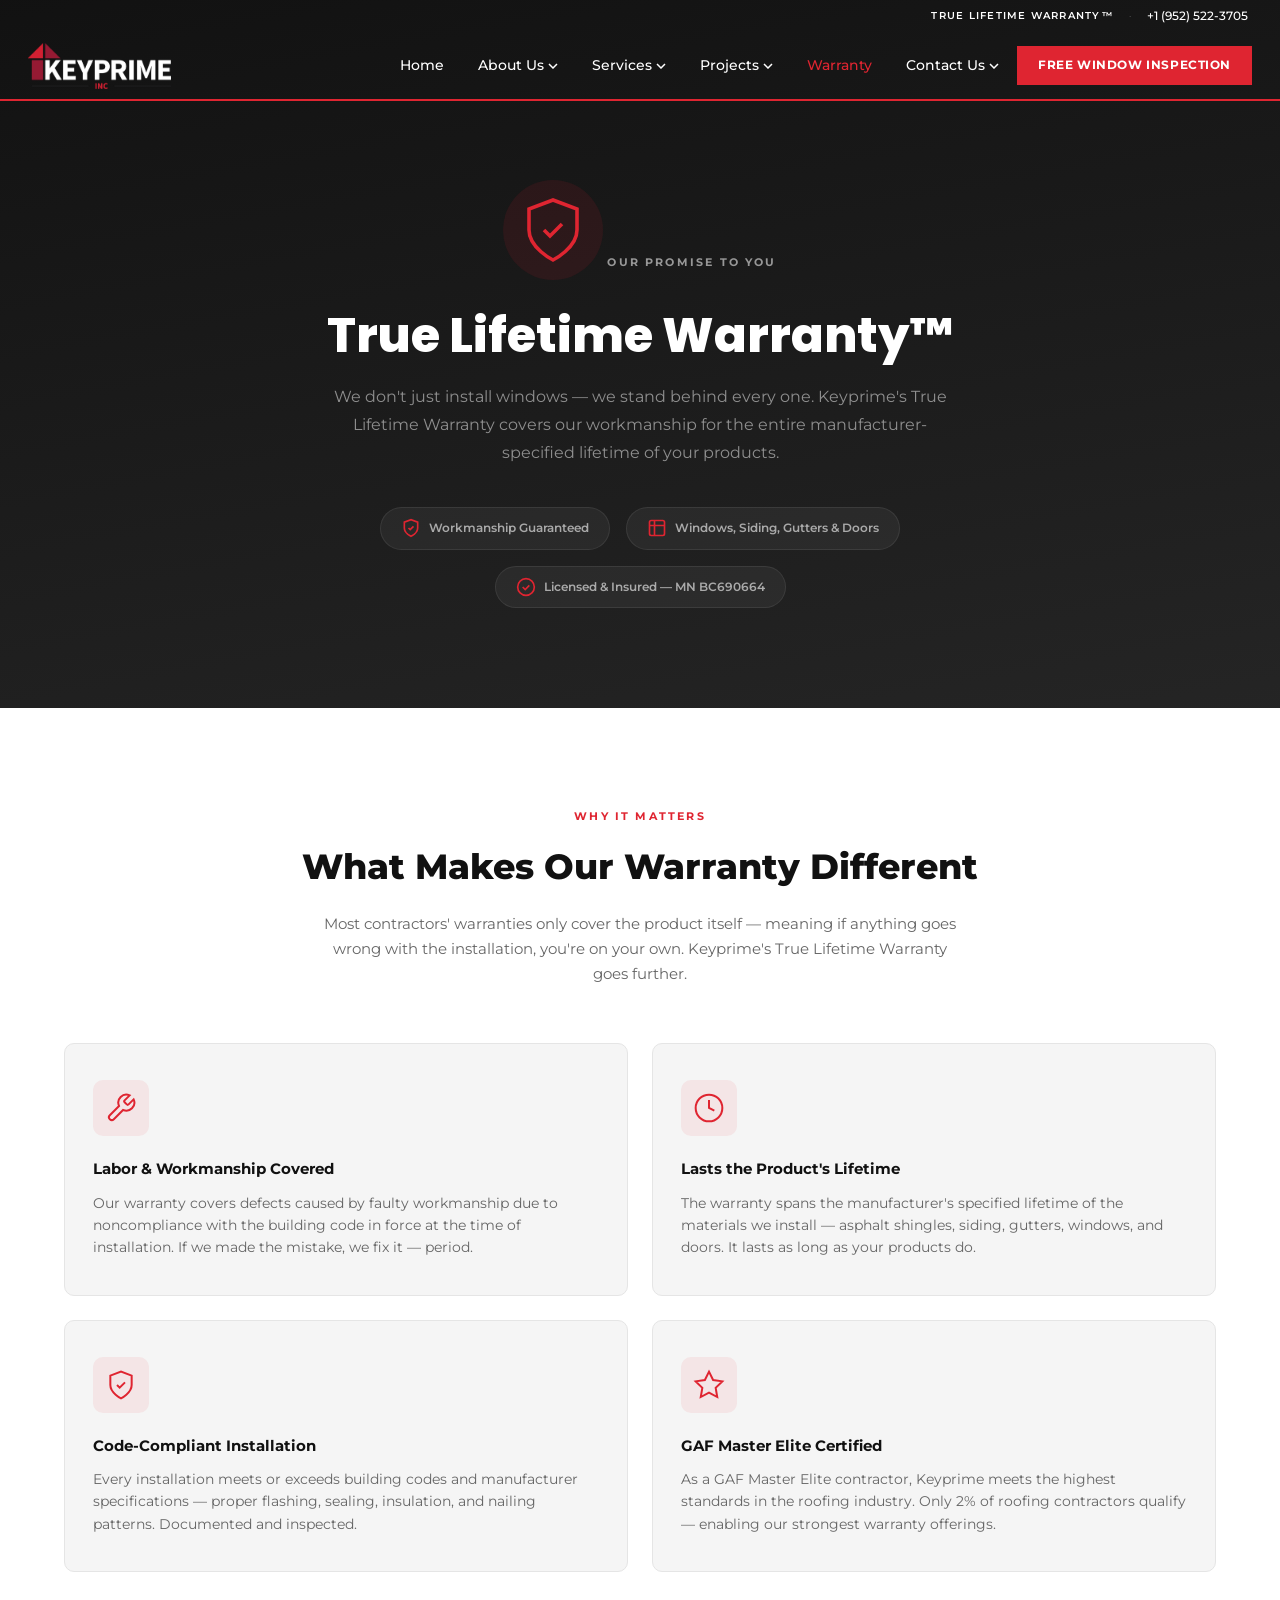
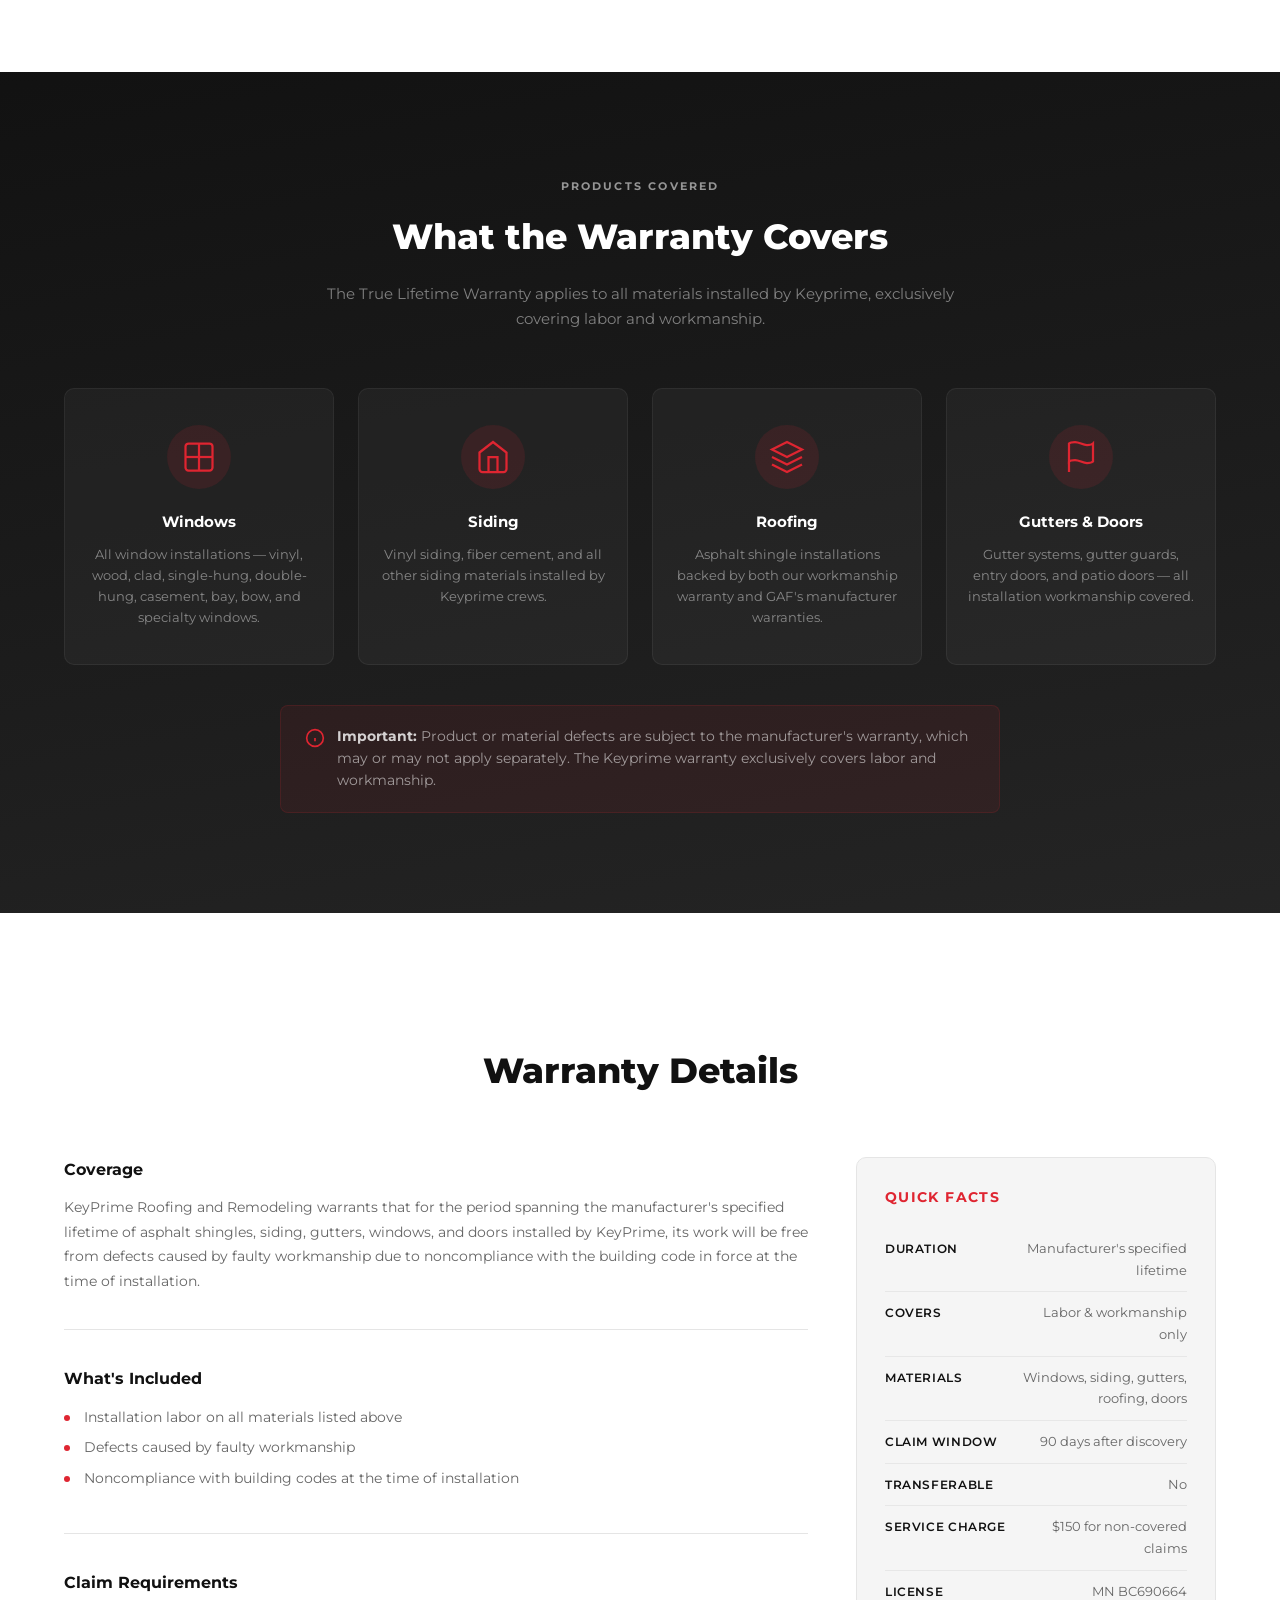
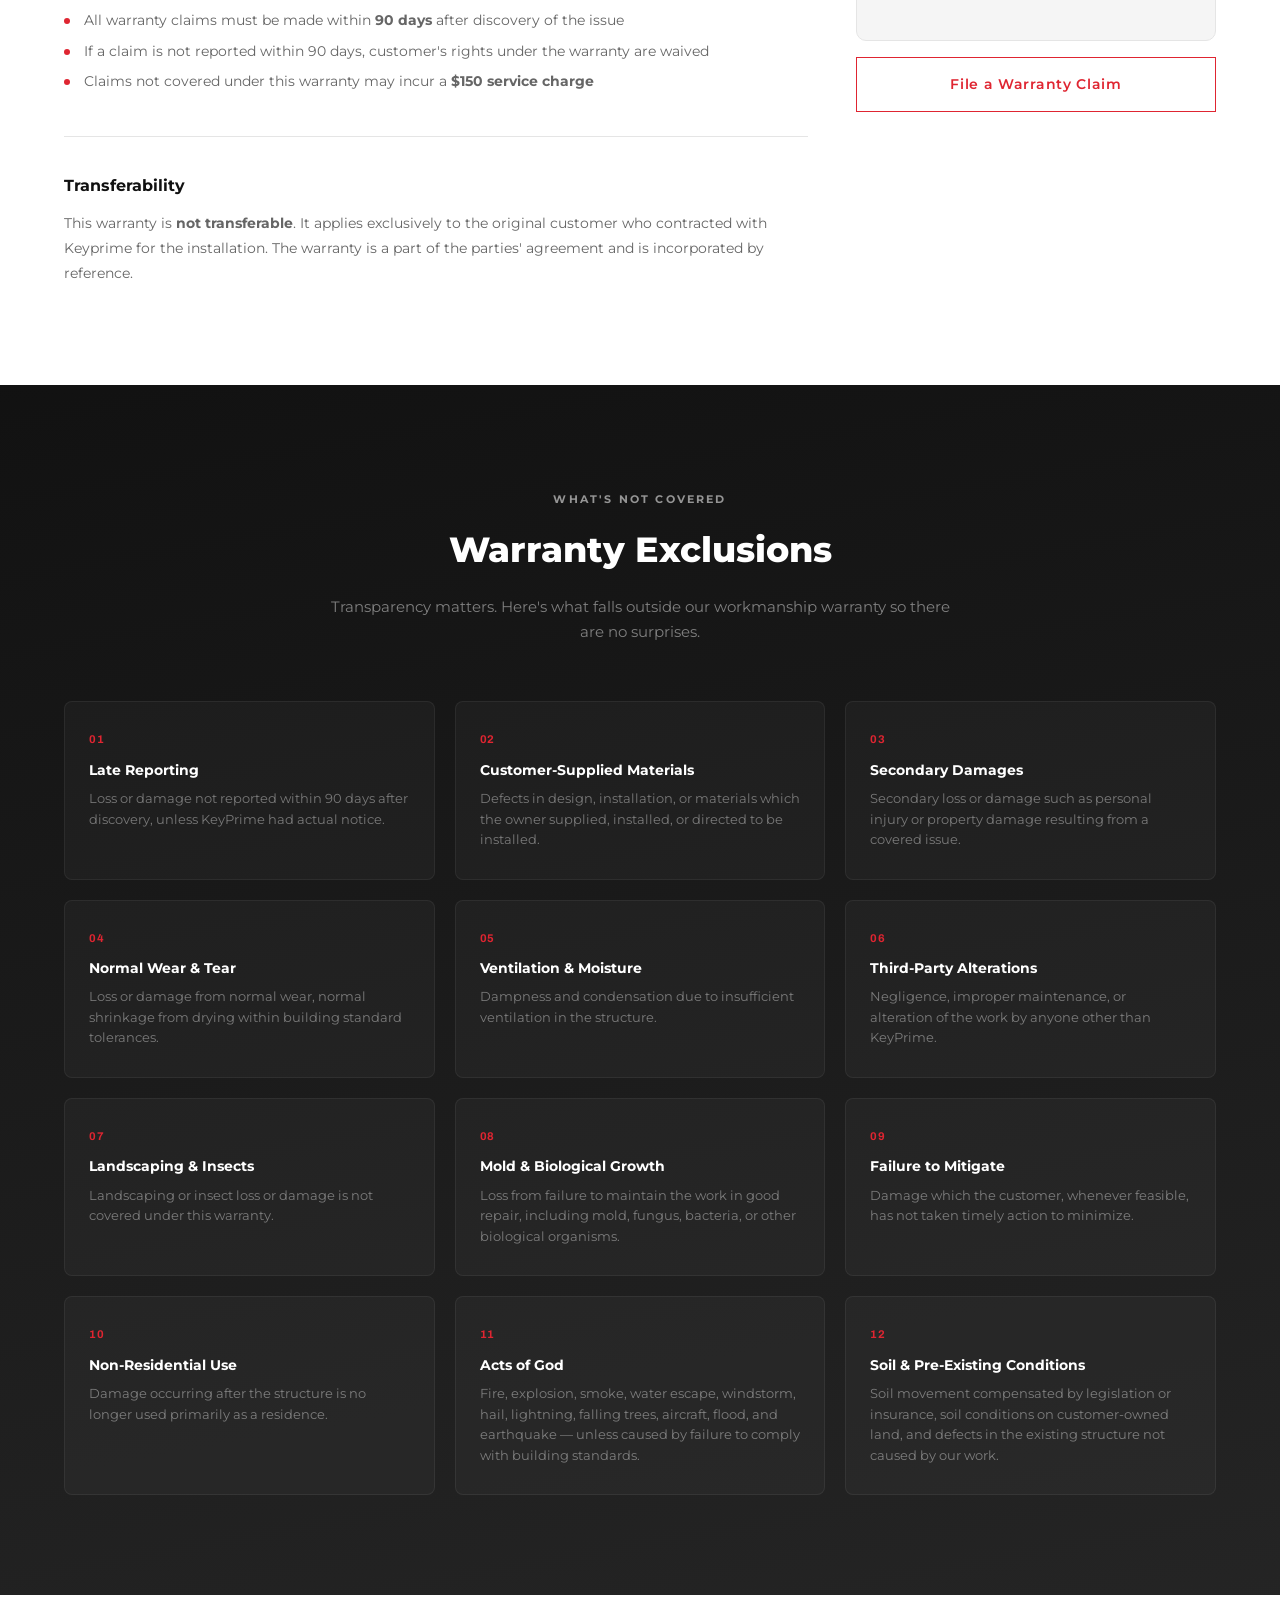
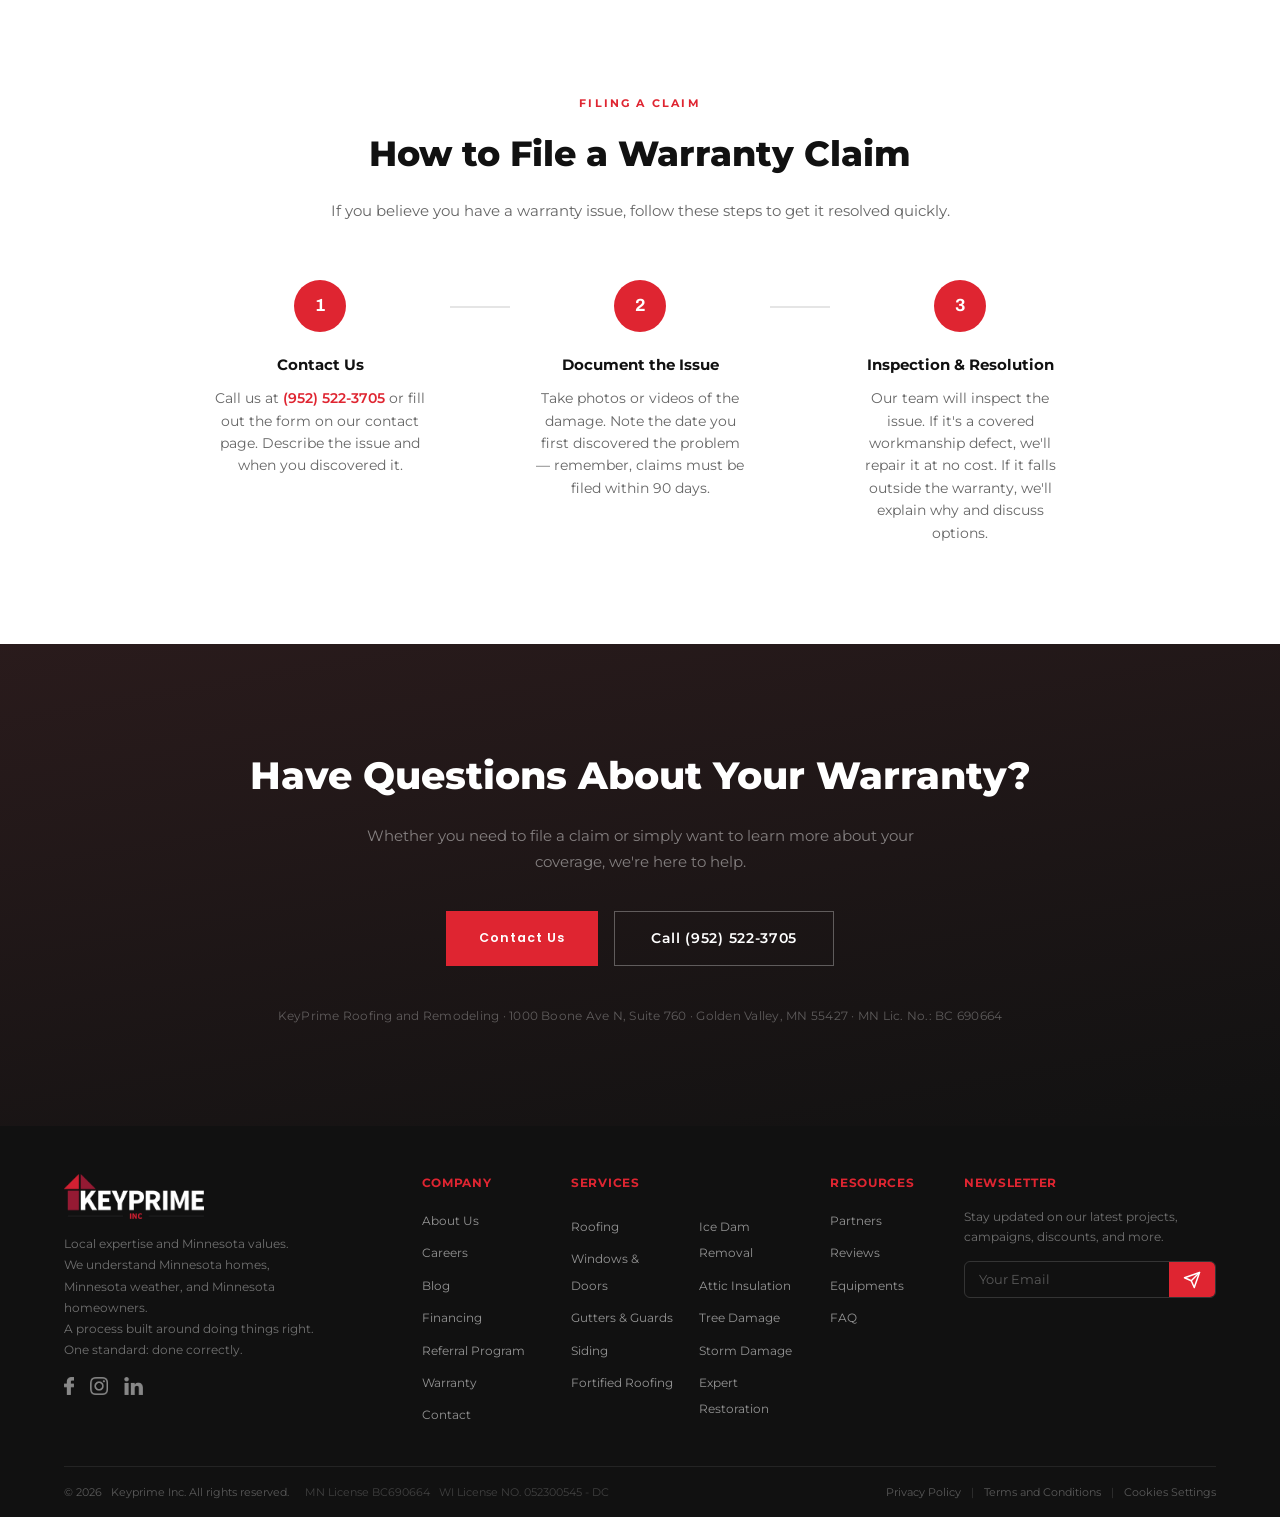
<file: warranty.html>
<!DOCTYPE html>
<html lang="en">
<head>
  <meta charset="UTF-8">
  <meta name="viewport" content="width=device-width, initial-scale=1.0">
  <title>True Lifetime Warranty | Keyprime Window Repair</title>
  <meta name="description" content="Keyprime's True Lifetime Warranty covers workmanship on windows, roofing, siding, gutters, and doors for the manufacturer's specified lifetime. Learn what's covered and how to file a claim.">
  <meta name="keywords" content="Keyprime warranty, true lifetime warranty, workmanship warranty, window warranty, Minnesota window repair warranty">
  <link rel="preconnect" href="https://fonts.googleapis.com">
  <link rel="preconnect" href="https://fonts.gstatic.com" crossorigin>
  <link href="https://fonts.googleapis.com/css2?family=Archivo:wght@100;200;300;400&family=Montserrat:wght@300;400;500;600;700;800;900&family=Poppins:wght@300;400;500;600;700;800;900&display=swap" rel="stylesheet">
  <link rel="stylesheet" href="css/style.css?v=15">
  <link rel="stylesheet" href="css/warranty-page.css?v=1">
</head>
<body>

  <!-- ===== TOP BAR ===== -->
  <div class="top-bar top-bar--solid" id="topBar">
    <div class="top-bar__inner">
      <span class="top-bar__warranty">TRUE LIFETIME WARRANTY&trade;</span>
      <span class="top-bar__sep">&middot;</span>
      <a href="tel:+19525223705" class="top-bar__phone">+1 (952) 522-3705</a>
    </div>
  </div>

  <!-- ===== NAVBAR ===== -->
  <nav class="navbar navbar--scrolled" id="navbar">
    <div class="navbar__inner">
      <a href="index.html" class="navbar__logo">
        <img src="assets/logos/keyprime-logo-white.png" alt="Keyprime Inc." class="navbar__logo-img navbar__logo-img--white">
        <img src="assets/logos/keyprime-logo-color.png" alt="Keyprime Inc." class="navbar__logo-img navbar__logo-img--color">
      </a>
      <button class="navbar__toggle" id="navToggle" aria-label="Toggle navigation">
        <span></span><span></span><span></span>
      </button>
      <ul class="navbar__menu" id="navMenu">
        <li class="navbar__item">
          <a href="https://keyprimeroofing.com" class="navbar__link">Home</a>
        </li>
        <li class="navbar__item navbar__item--dropdown">
          <a href="https://keyprimeroofing.com/about" class="navbar__link">About Us <svg width="10" height="6" viewBox="0 0 10 6"><path d="M1 1l4 4 4-4" stroke="currentColor" stroke-width="1.5" fill="none"/></svg></a>
          <ul class="navbar__dropdown">
            <li><a href="https://keyprimeroofing.com/about">Our Story</a></li>
            <li><a href="index.html#testimonials">Reviews</a></li>
            <li><a href="https://keyprimeroofing.com/hiring">Careers</a></li>
          </ul>
        </li>
        <li class="navbar__item navbar__item--dropdown">
          <a href="https://keyprimeroofing.com/services" class="navbar__link">Services <svg width="10" height="6" viewBox="0 0 10 6"><path d="M1 1l4 4 4-4" stroke="currentColor" stroke-width="1.5" fill="none"/></svg></a>
          <ul class="navbar__dropdown">
            <li><a href="index.html#services">Window Repair</a></li>
            <li><a href="roofing.html">Roofing</a></li>
            <li><a href="storm.html">Storm Damage</a></li>
            <li><a href="https://keyprimeroofing.com/services/siding">Siding</a></li>
            <li><a href="https://keyprimeroofing.com/services/gutters-and-guards">Gutters &amp; Guards</a></li>
            <li><a href="https://keyprimeroofing.com/services/attic-insulation">Attic Insulation</a></li>
            <li><a href="https://keyprimeroofing.com/services/ice-dam-removal">Ice Dam Removal</a></li>
          </ul>
        </li>
        <li class="navbar__item navbar__item--dropdown">
          <a href="https://keyprimeroofing.com/projects" class="navbar__link">Projects <svg width="10" height="6" viewBox="0 0 10 6"><path d="M1 1l4 4 4-4" stroke="currentColor" stroke-width="1.5" fill="none"/></svg></a>
          <ul class="navbar__dropdown">
            <li><a href="https://keyprimeroofing.com/projects">Gallery</a></li>
            <li><a href="https://keyprimeroofing.com/blog">Blog</a></li>
          </ul>
        </li>
        <li class="navbar__item">
          <a href="warranty.html" class="navbar__link navbar__link--active">Warranty</a>
        </li>
        <li class="navbar__item navbar__item--dropdown">
          <a href="https://keyprimeroofing.com/contact" class="navbar__link">Contact Us <svg width="10" height="6" viewBox="0 0 10 6"><path d="M1 1l4 4 4-4" stroke="currentColor" stroke-width="1.5" fill="none"/></svg></a>
          <ul class="navbar__dropdown">
            <li><a href="https://keyprimeroofing.com/contact">Get in Touch</a></li>
            <li><a href="index.html#contact">Free Estimate</a></li>
            <li><a href="https://keyprimeroofing.com/referral-program">Referral Program</a></li>
          </ul>
        </li>
        <li class="navbar__item">
          <a href="index.html#contact" class="navbar__link navbar__link--cta">FREE WINDOW INSPECTION</a>
        </li>
      </ul>
    </div>
    <div class="navbar__accent"></div>
  </nav>

  <!-- Mobile nav overlay -->
  <div class="nav-overlay" id="navOverlay"></div>

  <!-- ===== WARRANTY HERO ===== -->
  <section class="wpage-hero">
    <div class="wpage-hero__overlay"></div>
    <div class="container wpage-hero__content">
      <div class="wpage-hero__shield">
        <svg width="72" height="72" viewBox="0 0 24 24" fill="none" stroke="currentColor" stroke-width="1.2">
          <path d="M12 22s8-4 8-10V5l-8-3-8 3v7c0 6 8 10 8 10z"/>
          <path d="M9 12l2 2 4-4"/>
        </svg>
      </div>
      <span class="tag tag--light">Our Promise to You</span>
      <h1 class="wpage-hero__heading">True Lifetime Warranty&trade;</h1>
      <p class="wpage-hero__sub">We don't just install windows — we stand behind every one. Keyprime's True Lifetime Warranty covers our workmanship for the entire manufacturer-specified lifetime of your products.</p>
      <div class="wpage-hero__badges">
        <div class="wpage-hero__badge">
          <svg width="20" height="20" viewBox="0 0 24 24" fill="none" stroke="currentColor" stroke-width="2"><path d="M12 22s8-4 8-10V5l-8-3-8 3v7c0 6 8 10 8 10z"/><path d="M9 12l2 2 4-4"/></svg>
          <span>Workmanship Guaranteed</span>
        </div>
        <div class="wpage-hero__badge">
          <svg width="20" height="20" viewBox="0 0 24 24" fill="none" stroke="currentColor" stroke-width="2"><rect x="3" y="3" width="18" height="18" rx="2"/><path d="M3 9h18M9 3v18"/></svg>
          <span>Windows, Siding, Gutters &amp; Doors</span>
        </div>
        <div class="wpage-hero__badge">
          <svg width="20" height="20" viewBox="0 0 24 24" fill="none" stroke="currentColor" stroke-width="2"><circle cx="12" cy="12" r="10"/><path d="M8 12l3 3 5-5"/></svg>
          <span>Licensed &amp; Insured — MN BC690664</span>
        </div>
      </div>
    </div>
  </section>

  <!-- ===== PAGE CONTENT ===== -->
  <div class="page-content">

    <!-- What Makes Our Warranty Different -->
    <section class="wpage-diff">
      <div class="container">
        <span class="tag tag--center anim-in">Why It Matters</span>
        <h2 class="wpage-diff__heading anim-in" data-delay="100">What Makes Our Warranty Different</h2>
        <p class="wpage-diff__sub anim-in" data-delay="150">Most contractors' warranties only cover the product itself — meaning if anything goes wrong with the installation, you're on your own. Keyprime's True Lifetime Warranty goes further.</p>
        <div class="wpage-diff__grid">
          <div class="wpage-diff__card anim-in" data-delay="200">
            <div class="wpage-diff__icon">
              <svg width="32" height="32" viewBox="0 0 24 24" fill="none" stroke="currentColor" stroke-width="1.5"><path d="M14.7 6.3a1 1 0 0 0 0 1.4l1.6 1.6a1 1 0 0 0 1.4 0l3.77-3.77a6 6 0 0 1-7.94 7.94l-6.91 6.91a2.12 2.12 0 0 1-3-3l6.91-6.91a6 6 0 0 1 7.94-7.94l-3.76 3.76z"/></svg>
            </div>
            <h3>Labor &amp; Workmanship Covered</h3>
            <p>Our warranty covers defects caused by faulty workmanship due to noncompliance with the building code in force at the time of installation. If we made the mistake, we fix it — period.</p>
          </div>
          <div class="wpage-diff__card anim-in" data-delay="300">
            <div class="wpage-diff__icon">
              <svg width="32" height="32" viewBox="0 0 24 24" fill="none" stroke="currentColor" stroke-width="1.5"><circle cx="12" cy="12" r="10"/><path d="M12 6v6l4 2"/></svg>
            </div>
            <h3>Lasts the Product's Lifetime</h3>
            <p>The warranty spans the manufacturer's specified lifetime of the materials we install — asphalt shingles, siding, gutters, windows, and doors. It lasts as long as your products do.</p>
          </div>
          <div class="wpage-diff__card anim-in" data-delay="400">
            <div class="wpage-diff__icon">
              <svg width="32" height="32" viewBox="0 0 24 24" fill="none" stroke="currentColor" stroke-width="1.5"><path d="M12 22s8-4 8-10V5l-8-3-8 3v7c0 6 8 10 8 10z"/><path d="M9 12l2 2 4-4"/></svg>
            </div>
            <h3>Code-Compliant Installation</h3>
            <p>Every installation meets or exceeds building codes and manufacturer specifications — proper flashing, sealing, insulation, and nailing patterns. Documented and inspected.</p>
          </div>
          <div class="wpage-diff__card anim-in" data-delay="500">
            <div class="wpage-diff__icon">
              <svg width="32" height="32" viewBox="0 0 24 24" fill="none" stroke="currentColor" stroke-width="1.5"><path d="M12 2l3.09 6.26L22 9.27l-5 4.87 1.18 6.88L12 17.77l-6.18 3.25L7 14.14 2 9.27l6.91-1.01L12 2z"/></svg>
            </div>
            <h3>GAF Master Elite Certified</h3>
            <p>As a GAF Master Elite contractor, Keyprime meets the highest standards in the roofing industry. Only 2% of roofing contractors qualify — enabling our strongest warranty offerings.</p>
          </div>
        </div>
      </div>
    </section>

    <!-- Products Covered -->
    <section class="wpage-covered">
      <div class="wpage-covered__overlay"></div>
      <div class="container wpage-covered__content">
        <span class="tag tag--light anim-in">Products Covered</span>
        <h2 class="wpage-covered__heading anim-in" data-delay="100">What the Warranty Covers</h2>
        <p class="wpage-covered__sub anim-in" data-delay="150">The True Lifetime Warranty applies to all materials installed by Keyprime, exclusively covering labor and workmanship.</p>
        <div class="wpage-covered__grid">
          <div class="wpage-covered__item anim-in" data-delay="200">
            <div class="wpage-covered__item-icon">
              <svg width="36" height="36" viewBox="0 0 24 24" fill="none" stroke="currentColor" stroke-width="1.5"><rect x="3" y="3" width="18" height="18" rx="2"/><line x1="12" y1="3" x2="12" y2="21"/><line x1="3" y1="12" x2="21" y2="12"/></svg>
            </div>
            <h3>Windows</h3>
            <p>All window installations — vinyl, wood, clad, single-hung, double-hung, casement, bay, bow, and specialty windows.</p>
          </div>
          <div class="wpage-covered__item anim-in" data-delay="280">
            <div class="wpage-covered__item-icon">
              <svg width="36" height="36" viewBox="0 0 24 24" fill="none" stroke="currentColor" stroke-width="1.5"><path d="M3 9l9-7 9 7v11a2 2 0 0 1-2 2H5a2 2 0 0 1-2-2z"/><path d="M9 22V12h6v10"/></svg>
            </div>
            <h3>Siding</h3>
            <p>Vinyl siding, fiber cement, and all other siding materials installed by Keyprime crews.</p>
          </div>
          <div class="wpage-covered__item anim-in" data-delay="360">
            <div class="wpage-covered__item-icon">
              <svg width="36" height="36" viewBox="0 0 24 24" fill="none" stroke="currentColor" stroke-width="1.5"><path d="M12 2L2 7l10 5 10-5-10-5z"/><path d="M2 17l10 5 10-5"/><path d="M2 12l10 5 10-5"/></svg>
            </div>
            <h3>Roofing</h3>
            <p>Asphalt shingle installations backed by both our workmanship warranty and GAF's manufacturer warranties.</p>
          </div>
          <div class="wpage-covered__item anim-in" data-delay="440">
            <div class="wpage-covered__item-icon">
              <svg width="36" height="36" viewBox="0 0 24 24" fill="none" stroke="currentColor" stroke-width="1.5"><path d="M4 15s1-1 4-1 5 2 8 2 4-1 4-1V3s-1 1-4 1-5-2-8-2-4 1-4 1z"/><line x1="4" y1="22" x2="4" y2="15"/></svg>
            </div>
            <h3>Gutters &amp; Doors</h3>
            <p>Gutter systems, gutter guards, entry doors, and patio doors — all installation workmanship covered.</p>
          </div>
        </div>
        <div class="wpage-covered__note anim-in" data-delay="500">
          <svg width="20" height="20" viewBox="0 0 24 24" fill="none" stroke="currentColor" stroke-width="2"><circle cx="12" cy="12" r="10"/><path d="M12 16v-4M12 8h.01"/></svg>
          <p><strong>Important:</strong> Product or material defects are subject to the manufacturer's warranty, which may or may not apply separately. The Keyprime warranty exclusively covers labor and workmanship.</p>
        </div>
      </div>
    </section>

    <!-- Warranty Terms -->
    <section class="wpage-terms">
      <div class="container">
        <span class="tag tag--center anim-in">Terms &amp; Conditions</span>
        <h2 class="wpage-terms__heading anim-in" data-delay="100">Warranty Details</h2>

        <div class="wpage-terms__layout">
          <!-- Key Terms -->
          <div class="wpage-terms__main anim-in" data-delay="200">
            <div class="wpage-terms__section">
              <h3>Coverage</h3>
              <p>KeyPrime Roofing and Remodeling warrants that for the period spanning the manufacturer's specified lifetime of asphalt shingles, siding, gutters, windows, and doors installed by KeyPrime, its work will be free from defects caused by faulty workmanship due to noncompliance with the building code in force at the time of installation.</p>
            </div>

            <div class="wpage-terms__section">
              <h3>What's Included</h3>
              <ul>
                <li>Installation labor on all materials listed above</li>
                <li>Defects caused by faulty workmanship</li>
                <li>Noncompliance with building codes at the time of installation</li>
              </ul>
            </div>

            <div class="wpage-terms__section">
              <h3>Claim Requirements</h3>
              <ul>
                <li>All warranty claims must be made within <strong>90 days</strong> after discovery of the issue</li>
                <li>If a claim is not reported within 90 days, customer's rights under the warranty are waived</li>
                <li>Claims not covered under this warranty may incur a <strong>$150 service charge</strong></li>
              </ul>
            </div>

            <div class="wpage-terms__section">
              <h3>Transferability</h3>
              <p>This warranty is <strong>not transferable</strong>. It applies exclusively to the original customer who contracted with Keyprime for the installation. The warranty is a part of the parties' agreement and is incorporated by reference.</p>
            </div>
          </div>

          <!-- Sidebar — Quick Facts -->
          <div class="wpage-terms__sidebar anim-in" data-delay="300">
            <div class="wpage-terms__fact-card">
              <h4>Quick Facts</h4>
              <div class="wpage-terms__fact">
                <span class="wpage-terms__fact-label">Duration</span>
                <span class="wpage-terms__fact-value">Manufacturer's specified lifetime</span>
              </div>
              <div class="wpage-terms__fact">
                <span class="wpage-terms__fact-label">Covers</span>
                <span class="wpage-terms__fact-value">Labor &amp; workmanship only</span>
              </div>
              <div class="wpage-terms__fact">
                <span class="wpage-terms__fact-label">Materials</span>
                <span class="wpage-terms__fact-value">Windows, siding, gutters, roofing, doors</span>
              </div>
              <div class="wpage-terms__fact">
                <span class="wpage-terms__fact-label">Claim Window</span>
                <span class="wpage-terms__fact-value">90 days after discovery</span>
              </div>
              <div class="wpage-terms__fact">
                <span class="wpage-terms__fact-label">Transferable</span>
                <span class="wpage-terms__fact-value">No</span>
              </div>
              <div class="wpage-terms__fact">
                <span class="wpage-terms__fact-label">Service Charge</span>
                <span class="wpage-terms__fact-value">$150 for non-covered claims</span>
              </div>
              <div class="wpage-terms__fact">
                <span class="wpage-terms__fact-label">License</span>
                <span class="wpage-terms__fact-value">MN BC690664</span>
              </div>
            </div>
            <a href="index.html#contact" class="btn btn--primary btn--full">File a Warranty Claim</a>
          </div>
        </div>
      </div>
    </section>

    <!-- Exclusions -->
    <section class="wpage-exclusions">
      <div class="wpage-exclusions__overlay"></div>
      <div class="container wpage-exclusions__content">
        <span class="tag tag--light anim-in">What's Not Covered</span>
        <h2 class="wpage-exclusions__heading anim-in" data-delay="100">Warranty Exclusions</h2>
        <p class="wpage-exclusions__sub anim-in" data-delay="150">Transparency matters. Here's what falls outside our workmanship warranty so there are no surprises.</p>

        <div class="wpage-exclusions__grid anim-in" data-delay="200">
          <div class="wpage-exclusions__item">
            <div class="wpage-exclusions__num">01</div>
            <h4>Late Reporting</h4>
            <p>Loss or damage not reported within 90 days after discovery, unless KeyPrime had actual notice.</p>
          </div>
          <div class="wpage-exclusions__item">
            <div class="wpage-exclusions__num">02</div>
            <h4>Customer-Supplied Materials</h4>
            <p>Defects in design, installation, or materials which the owner supplied, installed, or directed to be installed.</p>
          </div>
          <div class="wpage-exclusions__item">
            <div class="wpage-exclusions__num">03</div>
            <h4>Secondary Damages</h4>
            <p>Secondary loss or damage such as personal injury or property damage resulting from a covered issue.</p>
          </div>
          <div class="wpage-exclusions__item">
            <div class="wpage-exclusions__num">04</div>
            <h4>Normal Wear &amp; Tear</h4>
            <p>Loss or damage from normal wear, normal shrinkage from drying within building standard tolerances.</p>
          </div>
          <div class="wpage-exclusions__item">
            <div class="wpage-exclusions__num">05</div>
            <h4>Ventilation &amp; Moisture</h4>
            <p>Dampness and condensation due to insufficient ventilation in the structure.</p>
          </div>
          <div class="wpage-exclusions__item">
            <div class="wpage-exclusions__num">06</div>
            <h4>Third-Party Alterations</h4>
            <p>Negligence, improper maintenance, or alteration of the work by anyone other than KeyPrime.</p>
          </div>
          <div class="wpage-exclusions__item">
            <div class="wpage-exclusions__num">07</div>
            <h4>Landscaping &amp; Insects</h4>
            <p>Landscaping or insect loss or damage is not covered under this warranty.</p>
          </div>
          <div class="wpage-exclusions__item">
            <div class="wpage-exclusions__num">08</div>
            <h4>Mold &amp; Biological Growth</h4>
            <p>Loss from failure to maintain the work in good repair, including mold, fungus, bacteria, or other biological organisms.</p>
          </div>
          <div class="wpage-exclusions__item">
            <div class="wpage-exclusions__num">09</div>
            <h4>Failure to Mitigate</h4>
            <p>Damage which the customer, whenever feasible, has not taken timely action to minimize.</p>
          </div>
          <div class="wpage-exclusions__item">
            <div class="wpage-exclusions__num">10</div>
            <h4>Non-Residential Use</h4>
            <p>Damage occurring after the structure is no longer used primarily as a residence.</p>
          </div>
          <div class="wpage-exclusions__item">
            <div class="wpage-exclusions__num">11</div>
            <h4>Acts of God</h4>
            <p>Fire, explosion, smoke, water escape, windstorm, hail, lightning, falling trees, aircraft, flood, and earthquake — unless caused by failure to comply with building standards.</p>
          </div>
          <div class="wpage-exclusions__item">
            <div class="wpage-exclusions__num">12</div>
            <h4>Soil &amp; Pre-Existing Conditions</h4>
            <p>Soil movement compensated by legislation or insurance, soil conditions on customer-owned land, and defects in the existing structure not caused by our work.</p>
          </div>
        </div>
      </div>
    </section>

    <!-- How to File a Claim -->
    <section class="wpage-claim">
      <div class="container">
        <span class="tag tag--center anim-in">Filing a Claim</span>
        <h2 class="wpage-claim__heading anim-in" data-delay="100">How to File a Warranty Claim</h2>
        <p class="wpage-claim__sub anim-in" data-delay="150">If you believe you have a warranty issue, follow these steps to get it resolved quickly.</p>
        <div class="wpage-claim__steps">
          <div class="wpage-claim__step anim-in" data-delay="200">
            <div class="wpage-claim__step-num">1</div>
            <h3>Contact Us</h3>
            <p>Call us at <a href="tel:+19525223705">(952) 522-3705</a> or fill out the form on our contact page. Describe the issue and when you discovered it.</p>
          </div>
          <div class="wpage-claim__connector"></div>
          <div class="wpage-claim__step anim-in" data-delay="300">
            <div class="wpage-claim__step-num">2</div>
            <h3>Document the Issue</h3>
            <p>Take photos or videos of the damage. Note the date you first discovered the problem — remember, claims must be filed within 90 days.</p>
          </div>
          <div class="wpage-claim__connector"></div>
          <div class="wpage-claim__step anim-in" data-delay="400">
            <div class="wpage-claim__step-num">3</div>
            <h3>Inspection &amp; Resolution</h3>
            <p>Our team will inspect the issue. If it's a covered workmanship defect, we'll repair it at no cost. If it falls outside the warranty, we'll explain why and discuss options.</p>
          </div>
        </div>
      </div>
    </section>

    <!-- CTA -->
    <section class="wpage-cta">
      <div class="wpage-cta__overlay"></div>
      <div class="container wpage-cta__content">
        <h2 class="wpage-cta__heading anim-in">Have Questions About Your Warranty?</h2>
        <p class="wpage-cta__sub anim-in" data-delay="100">Whether you need to file a claim or simply want to learn more about your coverage, we're here to help.</p>
        <div class="wpage-cta__actions anim-in" data-delay="200">
          <a href="index.html#contact" class="btn btn--hero-fill">Contact Us</a>
          <a href="tel:+19525223705" class="btn btn--primary" style="border-color:rgba(255,255,255,.3);color:var(--white);">Call (952) 522-3705</a>
        </div>
        <div class="wpage-cta__info anim-in" data-delay="300">
          <p>KeyPrime Roofing and Remodeling &middot; 1000 Boone Ave N, Suite 760 &middot; Golden Valley, MN 55427 &middot; MN Lic. No.: BC 690664</p>
        </div>
      </div>
    </section>

    <!-- ===== FOOTER ===== -->
    <footer class="footer">
      <div class="container">
        <!-- Desktop footer (hidden on mobile) -->
        <div class="footer__top">
          <div class="footer__brand">
            <img src="assets/logos/keyprime-logo-white.png" alt="Keyprime Inc." width="140">
            <div class="footer__tagline">
              <p>Local expertise and Minnesota values.<br>We understand Minnesota homes,<br>Minnesota weather, and Minnesota<br>homeowners.<br>A process built around doing things right.<br>One standard: done correctly.</p>
            </div>
            <div class="footer__social">
              <a href="https://www.facebook.com/keyprimeroofing" aria-label="Facebook"><img src="assets/icons/fb-icon.png" alt="" class="social-icon"></a>
              <a href="https://www.instagram.com/keyprimeroofing" aria-label="Instagram"><img src="assets/icons/ig-icon.png" alt="" class="social-icon"></a>
              <a href="https://www.linkedin.com/company/keyprimeroofing" aria-label="LinkedIn"><img src="assets/icons/linkedin-icon.png" alt="" class="social-icon"></a>
            </div>
          </div>
          <div class="footer__links">
            <div class="footer__col">
              <h4>Company</h4>
              <ul>
                <li><a href="https://keyprimeroofing.com/about">About Us</a></li>
                <li><a href="https://keyprimeroofing.com/hiring">Careers</a></li>
                <li><a href="https://keyprimeroofing.com/blog">Blog</a></li>
                <li><a href="https://keyprimeroofing.com/financing">Financing</a></li>
                <li><a href="https://keyprimeroofing.com/referral-program">Referral Program</a></li>
                <li><a href="warranty.html">Warranty</a></li>
                <li><a href="https://keyprimeroofing.com/contact">Contact</a></li>
              </ul>
            </div>
            <div class="footer__col footer__col--services">
              <h4>Services</h4>
              <ul>
                <li><a href="roofing.html">Roofing</a></li>
                <li><a href="index.html#services">Windows &amp; Doors</a></li>
                <li><a href="https://keyprimeroofing.com/services/gutters-and-guards">Gutters &amp; Guards</a></li>
                <li><a href="https://keyprimeroofing.com/services/siding">Siding</a></li>
                <li><a href="https://keyprimeroofing.com/services/fortified-roofing">Fortified Roofing</a></li>
              </ul>
              <ul>
                <li><a href="https://keyprimeroofing.com/services/ice-dam-removal">Ice Dam Removal</a></li>
                <li><a href="https://keyprimeroofing.com/services/attic-insulation">Attic Insulation</a></li>
                <li><a href="https://keyprimeroofing.com/tree-damage">Tree Damage</a></li>
                <li><a href="storm.html">Storm Damage</a></li>
                <li><a href="https://keyprimeroofing.com/expert-restoration">Expert Restoration</a></li>
              </ul>
            </div>
            <div class="footer__col">
              <h4>Resources</h4>
              <ul>
                <li><a href="https://keyprimeroofing.com/partners">Partners</a></li>
                <li><a href="https://keyprimeroofing.com/reviews">Reviews</a></li>
                <li><a href="https://keyprimeroofing.com/equipment">Equipments</a></li>
                <li><a href="index.html#faq">FAQ</a></li>
              </ul>
            </div>
            <div class="footer__col footer__col--newsletter">
              <h4>Newsletter</h4>
              <p class="footer__nl-desc">Stay updated on our latest projects, campaigns, discounts, and more.</p>
              <form class="footer__newsletter-form" onsubmit="return false;">
                <input type="email" placeholder="Your Email" required>
                <button type="submit" aria-label="Subscribe">
                  <svg viewBox="0 0 24 24" width="18" height="18" fill="none" stroke="currentColor" stroke-width="2" stroke-linecap="round" stroke-linejoin="round"><line x1="22" y1="2" x2="11" y2="13"/><polygon points="22 2 15 22 11 13 2 9 22 2"/></svg>
                </button>
              </form>
            </div>
          </div>
        </div>
        <!-- Mobile footer links (hidden on desktop) -->
        <div class="footer__links--mobile">
          <div class="footer__col--mobile">
            <h4>Company</h4>
            <ul>
              <li><a href="https://keyprimeroofing.com/about">About Us</a></li>
              <li><a href="https://keyprimeroofing.com/hiring">Careers</a></li>
              <li><a href="https://keyprimeroofing.com/blog">Blog</a></li>
              <li><a href="https://keyprimeroofing.com/financing">Financing</a></li>
              <li><a href="https://keyprimeroofing.com/referral-program">Referral Program</a></li>
              <li><a href="warranty.html">Warranty</a></li>
              <li><a href="https://keyprimeroofing.com/contact">Contact</a></li>
            </ul>
          </div>
          <div class="footer__col--mobile footer__col--services-mobile">
            <h4>Services</h4>
            <ul>
              <li><a href="roofing.html">Roofing</a></li>
              <li><a href="index.html#services">Windows &amp; Doors</a></li>
              <li><a href="https://keyprimeroofing.com/services/gutters-and-guards">Gutters &amp; Guards</a></li>
              <li><a href="https://keyprimeroofing.com/services/siding">Siding</a></li>
              <li><a href="https://keyprimeroofing.com/services/fortified-roofing">Fortified Roofing</a></li>
            </ul>
            <ul>
              <li><a href="https://keyprimeroofing.com/services/ice-dam-removal">Ice Dam Removal</a></li>
              <li><a href="https://keyprimeroofing.com/services/attic-insulation">Attic Insulation</a></li>
              <li><a href="https://keyprimeroofing.com/tree-damage">Tree Damage</a></li>
              <li><a href="storm.html">Storm Damage</a></li>
              <li><a href="https://keyprimeroofing.com/expert-restoration">Expert Restoration</a></li>
            </ul>
          </div>
          <div class="footer__col--mobile">
            <h4>Resources</h4>
            <ul>
              <li><a href="https://keyprimeroofing.com/partners">Partners</a></li>
              <li><a href="https://keyprimeroofing.com/reviews">Reviews</a></li>
              <li><a href="https://keyprimeroofing.com/equipment">Equipments</a></li>
              <li><a href="index.html#faq">FAQ</a></li>
            </ul>
          </div>
          <div class="footer__newsletter--mobile">
            <h4>Newsletter</h4>
            <p>Stay updated on our latest projects, campaigns, discounts, and more.</p>
            <form class="footer__newsletter-form" onsubmit="return false;">
              <input type="email" placeholder="Your Email" required>
              <button type="submit" aria-label="Subscribe">
                <svg viewBox="0 0 24 24" width="18" height="18" fill="none" stroke="currentColor" stroke-width="2" stroke-linecap="round" stroke-linejoin="round"><line x1="22" y1="2" x2="11" y2="13"/><polygon points="22 2 15 22 11 13 2 9 22 2"/></svg>
              </button>
            </form>
          </div>
        </div>
        <div class="footer__bottom">
          <div class="footer__bottom-left">
            <span class="footer__copy">&copy; 2026 &nbsp; Keyprime Inc. All rights reserved.</span>
            <span class="footer__licenses">MN License BC690664 &nbsp; WI License NO. 052300545 - DC</span>
          </div>
          <div class="footer__bottom-mobile">
            <div class="footer__social">
              <a href="https://www.facebook.com/keyprimeroofing" aria-label="Facebook"><img src="assets/icons/fb-icon.png" alt="" class="social-icon"></a>
              <a href="https://www.instagram.com/keyprimeroofing" aria-label="Instagram"><img src="assets/icons/ig-icon.png" alt="" class="social-icon"></a>
              <a href="https://www.linkedin.com/company/keyprimeroofing" aria-label="LinkedIn"><img src="assets/icons/linkedin-icon.png" alt="" class="social-icon"></a>
            </div>
            <div class="footer__tagline--mobile">
              <p>Local expertise and Minnesota values.</p>
              <p>We understand Minnesota homes, Minnesota weather, and Minnesota homeowners.</p>
              <p>A process built around doing things right.</p>
              <p>One standard: done correctly.</p>
            </div>
            <div class="footer__logo-bottom">
              <img src="assets/logos/keyprime-logo-white.png" alt="Keyprime Inc.">
            </div>
          </div>
          <div class="footer__legal">
            <a href="https://keyprimeroofing.com/privacy-policy">Privacy Policy</a>
            <span>|</span>
            <a href="https://keyprimeroofing.com/terms-and-conditions">Terms and Conditions</a>
            <span>|</span>
            <a href="#">Cookies Settings</a>
          </div>
          <p class="footer__copy--mobile">&copy; 2026 &nbsp; Keyprime Inc.</p>
          <p class="footer__licenses--mobile">All rights reserved. MN License BC690664 WI License NO. 052300545 - DC</p>
        </div>
      </div>
    </footer>

  </div><!-- /.page-content -->

  <!-- Side tab -->
  <a href="index.html#contact" class="side-tab">Get Free Quote</a>

  <script src="js/main.js?v=10"></script>
  <script>
    // Warranty page: navbar starts scrolled, mobile nav
    document.addEventListener('DOMContentLoaded', () => {
      const navbar = document.getElementById('navbar');
      const topBar = document.getElementById('topBar');
      navbar.classList.remove('navbar--hero');
      navbar.classList.add('navbar--scrolled');
      topBar.classList.add('top-bar--solid');
    });
  </script>
</body>
</html>
</file>
<file: css/roofing.css>
/* =============================================
   KEYPRIME ROOFING PAGE
   #DF2531 red · #111 black · #252525 dark · #FFF
   Montserrat (body) · Poppins (hero) · Archivo (weather)
   Fixed Hero · Storm FX
   ============================================= */

*, *::before, *::after { box-sizing: border-box; margin: 0; padding: 0; }

:root {
  --red:       #DF2531;
  --red-dk:    #b91c26;
  --blk:       #111111;
  --dark:      #1a1a1a;
  --dark2:     #252525;
  --gray:      #666;
  --gray-lt:   #e5e5e5;
  --white:     #fff;
  --off:       #f5f5f5;
  --font:      'Montserrat', sans-serif;
  --font-hero: 'Poppins', sans-serif;
  --font-num:  'Archivo', sans-serif;
  --max:       1200px;
  --r:         6px;
  --ease:      cubic-bezier(.25,.46,.45,.94);
  --ease-out:  cubic-bezier(.16,1,.3,1);
  --topbar-h:  32px;
  --nav-h:     68px;
}

html { scroll-behavior: smooth; }
body {
  font-family: var(--font);
  font-size: 16px;
  line-height: 1.65;
  color: var(--blk);
  background: var(--blk);
  overflow-x: hidden;
  -webkit-font-smoothing: antialiased;
}
img { max-width: 100%; height: auto; display: block; }
a { color: inherit; text-decoration: none; }
ul { list-style: none; }

.container { width: 100%; max-width: var(--max); margin: 0 auto; padding: 0 24px; }

/* ── Buttons ── */
.btn {
  display: inline-flex; align-items: center; justify-content: center; gap: 8px;
  padding: 15px 36px; font-family: var(--font); font-weight: 700;
  font-size: .85rem; letter-spacing: .03em; border-radius: 0;
  border: 1.5px solid transparent; cursor: pointer;
  transition: all .3s var(--ease); white-space: nowrap;
}
.btn--primary {
  background: transparent; color: var(--red); border-color: var(--red);
  font-weight: 600; letter-spacing: .05em;
}
.btn--primary:hover {
  background: var(--red); color: var(--white);
  transform: translateY(-1px); box-shadow: 0 6px 24px rgba(223,37,49,.2);
}
.btn--hero {
  font-family: var(--font-hero);
  background: transparent; color: var(--red); border-color: var(--red);
  font-weight: 500; letter-spacing: .08em; font-size: .78rem;
  padding: 13px 32px;
}
.btn--hero:hover {
  background: var(--red); color: var(--white);
  transform: translateY(-1px); box-shadow: 0 6px 24px rgba(223,37,49,.25);
}
.btn--hero-fill {
  font-family: var(--font-hero);
  background: var(--red); color: var(--white); border-color: var(--red);
  font-weight: 600; letter-spacing: .08em; font-size: .78rem;
  padding: 13px 32px;
}
.btn--hero-fill:hover {
  background: var(--red-dk); border-color: var(--red-dk);
  transform: translateY(-1px); box-shadow: 0 6px 24px rgba(223,37,49,.35);
}
.btn--cta-light {
  background: transparent; color: var(--white); border-color: rgba(255,255,255,.5);
  font-weight: 600; letter-spacing: .05em;
}
.btn--cta-light:hover {
  background: var(--white); color: var(--blk);
  transform: translateY(-1px); box-shadow: 0 6px 24px rgba(255,255,255,.15);
}
.btn--lg { padding: 18px 48px; font-size: .95rem; }

/* ── Tag (section label) ── */
.tag {
  display: inline-block; font-size: .68rem; font-weight: 700;
  letter-spacing: .2em; text-transform: uppercase; color: var(--red);
  margin-bottom: 12px;
}
.tag--light { color: rgba(255,255,255,.55); }
.tag--center { display: block; text-align: center; }

/* ── Scroll animations ── */
.anim-in {
  opacity: 0; transform: translateY(36px);
  transition: opacity .7s var(--ease-out), transform .7s var(--ease-out);
}
.anim-in.visible { opacity: 1; transform: translateY(0); }

.anim-slide-right {
  opacity: 0; transform: translateX(120px);
  transition: opacity 1.4s var(--ease-out), transform 1.4s var(--ease-out);
}
.anim-slide-right.visible { opacity: 1; transform: translateX(0); }

.hero-anim {
  opacity: 0; transform: translateY(28px);
  transition: opacity .8s var(--ease-out), transform .8s var(--ease-out);
}
.hero-anim.visible { opacity: 1; transform: translateY(0); }

/* =============================================
   TOP BAR
   ============================================= */
.top-bar {
  position: fixed; top: 0; left: 0; right: 0;
  z-index: 1002; height: var(--topbar-h);
  display: flex; align-items: center; justify-content: flex-end;
  background: transparent; color: var(--white);
  font-size: .72rem; padding: 0 32px;
  transition: background .4s var(--ease);
}
.top-bar.top-bar--solid {
  background: var(--blk);
}
.top-bar__inner {
  display: flex; align-items: center; gap: 16px;
}
.top-bar__warranty {
  font-weight: 600; letter-spacing: .12em; font-size: .65rem;
}
.top-bar__sep { opacity: .35; font-size: .55rem; }
.top-bar__phone {
  font-weight: 500; font-size: .72rem; transition: color .2s;
}
.top-bar__phone:hover { color: var(--red); }

/* =============================================
   NAVBAR
   ============================================= */
.navbar {
  position: fixed; top: var(--topbar-h); left: 0; right: 0;
  z-index: 1001; height: var(--nav-h);
  background: transparent;
  transition: background .4s var(--ease), box-shadow .4s var(--ease), border-color .4s var(--ease);
  border-bottom: 1px solid transparent;
}
.navbar--scrolled {
  background: var(--white);
  box-shadow: 0 4px 30px rgba(0,0,0,.06);
  border-bottom-color: var(--gray-lt);
}
.navbar__inner {
  display: flex; align-items: center; justify-content: space-between;
  height: 100%; padding: 0 28px; max-width: 100%;
  position: relative; z-index: 1;
}
.navbar__logo { margin-right: auto; display: flex; }
.navbar__logo-img { height: 46px; width: auto; }
.navbar__logo-img--color { display: none; }

.navbar--scrolled .navbar__logo-img--white { display: none; }
.navbar--scrolled .navbar__logo-img--color { display: block; }

.navbar__menu { display: flex; align-items: center; gap: 2px; margin-left: auto; }
.navbar__link {
  display: flex; align-items: center; gap: 4px;
  padding: 10px 16px; color: var(--white); font-weight: 500; font-size: .88rem;
  border-radius: var(--r); transition: all .2s;
}
.navbar--scrolled .navbar__link { color: var(--blk); }
.navbar__link:hover { color: var(--red); }
.navbar--scrolled .navbar__link:hover { background: var(--off); }

.navbar__link--cta {
  background: var(--red); font-weight: 700;
  font-size: .72rem; letter-spacing: .05em; padding: 9px 20px;
  border: 1.5px solid var(--red); border-radius: 0;
  color: var(--white);
}
.navbar--hero .navbar__link--cta {
  background: var(--red); border-color: var(--red); color: var(--white);
}
.navbar--scrolled .navbar__link--cta {
  background: var(--red); border-color: var(--red); color: var(--white);
}
.navbar__link--cta:hover {
  background: var(--red-dk); color: var(--white) !important;
  border-color: var(--red-dk);
  transform: translateY(-1px); box-shadow: 0 4px 16px rgba(223,37,49,.3);
}

.navbar__accent {
  position: absolute; bottom: -2px; left: 0; right: 0;
  height: 2px; background: var(--red);
  opacity: 1; transition: opacity .4s var(--ease);
}
.navbar--scrolled .navbar__accent { opacity: 0; }

/* Dropdown */
.navbar__item--dropdown { position: relative; }
.navbar__dropdown {
  position: absolute; top: calc(100% + 8px); left: 0; min-width: 220px;
  background: var(--white); border: 1px solid var(--gray-lt); border-radius: var(--r);
  padding: 6px 0; opacity: 0; visibility: hidden; transform: translateY(8px);
  transition: all .25s var(--ease); box-shadow: 0 16px 48px rgba(0,0,0,.12);
}
.navbar__item--dropdown:hover .navbar__dropdown { opacity: 1; visibility: visible; transform: translateY(0); }
.navbar__dropdown li a {
  display: block; padding: 10px 20px; color: var(--gray);
  font-size: .85rem; font-weight: 500; transition: all .2s;
}
.navbar__dropdown li a:hover { background: var(--off); color: var(--red); padding-left: 24px; }

.navbar__toggle {
  display: none; flex-direction: column; gap: 5px;
  background: none; border: none; cursor: pointer; padding: 8px;
}
.navbar__toggle span {
  display: block; width: 22px; height: 2px; background: var(--white);
  border-radius: 2px; transition: all .3s var(--ease);
}
.navbar--scrolled .navbar__toggle span { background: var(--blk); }
.navbar__toggle.active span:nth-child(1) { transform: translateY(7px) rotate(45deg); }
.navbar__toggle.active span:nth-child(2) { opacity: 0; }
.navbar__toggle.active span:nth-child(3) { transform: translateY(-7px) rotate(-45deg); }

.nav-overlay {
  position: fixed; inset: 0; background: rgba(0,0,0,.4); z-index: 999;
  opacity: 0; visibility: hidden; transition: all .3s;
}
.nav-overlay.active { opacity: 1; visibility: visible; }

/* =============================================
   HERO — dual-layer reveal on hover
   ============================================= */
.hero {
  position: fixed; top: 0; left: 0; right: 0;
  width: 100%; height: 100vh;
  overflow: hidden; background: var(--blk);
  z-index: 0;
}
.hero--hide-content .hero__content,
.hero--hide-content .hero__partners,
.hero--hide-content .hero__overlay,
.hero--hide-content .reveal-canvas {
  opacity: 0 !important;
  transition: opacity .4s ease;
}

/* Underlay: video always visible */
.hero__underlay {
  position: absolute; inset: 0; z-index: 1;
}
.hero__video {
  width: 100%; height: 100%; object-fit: cover;
  object-position: center center;
}

/* Overlay image — hidden, loaded for canvas use */
.hero__overlay-img {
  position: absolute; top: 0; left: 0;
  width: 100%; height: 100%; object-fit: cover;
  opacity: 0; pointer-events: none; z-index: -1;
}

/* Reveal canvas — draws overlay image within mouse radius */
.reveal-canvas {
  position: absolute; inset: 0; width: 100%; height: 100%;
  z-index: 2; pointer-events: none;
}

/* Subtle vignette for text readability */
.hero__overlay {
  position: absolute; inset: 0; z-index: 3;
  background: radial-gradient(
    ellipse at center 55%,
    rgba(255,255,255,.25) 0%,
    rgba(255,255,255,.1) 40%,
    rgba(0,0,0,.15) 100%
  );
  pointer-events: none;
}

/* Content — pointer-events pass through to hero for mouse tracking */
.hero__content { pointer-events: none; }
.hero__content .btn { pointer-events: auto; }

.hero__content {
  position: absolute; z-index: 4;
  top: 14%; right: 4%; left: auto;
  transform: none;
  text-align: right;
  width: 52%; max-width: 620px;
  font-family: var(--font-hero);
}
.hero__heading {
  font-family: var(--font-hero);
  font-size: clamp(2.6rem, 5.5vw, 4.6rem);
  font-weight: 800; line-height: 1.05;
  color: var(--blk); letter-spacing: .08em;
  margin-bottom: 20px;
}
.hero__sub {
  font-family: var(--font-hero);
  font-size: clamp(1rem, 1.5vw, 1.2rem); font-weight: 700; color: var(--blk);
  margin-bottom: 16px; line-height: 1.45;
}
.hero__text {
  font-family: var(--font-hero);
  font-size: clamp(.82rem, 1.1vw, .95rem); color: var(--blk);
  line-height: 1.7; margin-bottom: 10px; font-weight: 400;
  opacity: .82;
}
.hero__content .btn--hero-fill { display: none; }

/* ── Partner logos — bottom-right ── */
.hero__partners {
  position: absolute; z-index: 4;
  bottom: 24px; right: 4%; left: auto;
  transform: none;
  width: min(400px, 50vw); overflow: hidden;
  -webkit-mask-image: linear-gradient(to right, transparent 0%, black 10%, black 90%, transparent 100%);
  mask-image: linear-gradient(to right, transparent 0%, black 10%, black 90%, transparent 100%);
}
.partners__track {
  display: flex; align-items: center; gap: 36px;
  animation: marquee 25s linear infinite;
  width: max-content;
}
.partners__track img {
  height: 26px; width: auto; flex-shrink: 0;
  opacity: .45;
  transition: opacity .3s;
}
.partners__track img:hover { opacity: .75; }

@keyframes marquee {
  0%   { transform: translateX(0); }
  100% { transform: translateX(-50%); }
}

/* =============================================
   PAGE CONTENT
   ============================================= */
.page-content {
  position: relative;
  z-index: 1;
  margin-top: 100vh;
  background: transparent;
}

/* =============================================
   SERVICES (roofing products) — 3-col layout
   ============================================= */
.services { position: relative; padding: 0; overflow: hidden; }
.services__bg {
  position: absolute; inset: 0; will-change: transform;
}
.services__bg img { width: 100%; height: 140%; object-fit: cover; position: absolute; top: -20%; }
.services__overlay {
  position: absolute; inset: 0; z-index: 1;
  background: linear-gradient(170deg, rgba(17,17,17,.92), rgba(37,37,37,.94));
}

.products {
  position: relative; z-index: 2;
  padding-left: max(24px, calc((100vw - var(--max)) / 2 + 24px));
  padding-top: 80px;
}
.products__heading {
  font-size: clamp(1.8rem, 3.5vw, 2.8rem); font-weight: 800;
  color: var(--white); line-height: 1.12;
  margin-bottom: 56px;
}

.products__body {
  display: grid;
  grid-template-columns: .9fr 1.2fr 1.5fr;
  gap: 0;
  height: 480px;
}

.products__info {
  display: flex; align-items: flex-start;
  padding: 8px 48px 60px 0;
}
.products__desc {
  font-size: .88rem; color: rgba(255,255,255,.5); line-height: 1.75;
  max-width: 280px;
  transition: opacity .3s var(--ease);
}
.products__desc.fade-out { opacity: 0; }

.products__list {
  display: flex; flex-direction: column; justify-content: flex-start;
  padding: 0;
}
.products__item {
  display: flex; align-items: center; gap: 16px;
  padding: 22px 32px; background: none; border: none;
  color: var(--white); font-family: var(--font);
  font-size: 1.2rem; font-weight: 700;
  cursor: pointer; position: relative; text-align: left;
  width: 100%;
  transition: background .3s var(--ease);
}
.products__item:hover:not(.products__item--active) {
  background: rgba(255,255,255,.05);
}
.products__item--active {
  background: var(--red);
}
.products__item--active::before {
  content: '';
  position: absolute; left: -24px; top: 0; bottom: 0;
  width: 24px; background: var(--red);
  clip-path: polygon(100% 0, 0 50%, 100% 100%);
  z-index: 3;
}
.products__num { font-weight: 700; min-width: 28px; }

.products__image {
  position: relative; overflow: hidden;
}
.products__image img {
  width: 100%; height: 100%;
  object-fit: cover; display: block;
  transition: opacity .4s var(--ease);
}
.products__image img.fade-out { opacity: 0; }

/* =============================================
   ROOF REPAIR + GAF CERTIFICATION
   ============================================= */
.repair { padding: 100px 0; background: var(--white); }
.repair__inner {
  display: grid; grid-template-columns: 1fr 1fr; gap: 60px;
  align-items: center; max-width: 1000px; margin: 0 auto;
}
.repair__heading {
  font-size: clamp(1.6rem, 3vw, 2.4rem); font-weight: 800;
  margin-bottom: 20px;
}
.repair__text p {
  font-size: .92rem; color: var(--gray); line-height: 1.8;
  margin-bottom: 16px;
}
.repair__text .btn { margin-top: 8px; }

.cert-card {
  background: var(--off); border-radius: 16px;
  padding: 48px 36px; text-align: center;
  border: 1px solid var(--gray-lt);
}
.cert-card__logo {
  height: 48px; width: auto; margin: 0 auto 24px;
}
.cert-card h3 {
  font-size: 1.15rem; font-weight: 800; margin-bottom: 16px;
  color: var(--blk);
}
.cert-card p {
  font-size: .88rem; color: var(--gray); line-height: 1.8;
}

/* =============================================
   COMPARISON
   ============================================= */
.comparison { padding: 100px 0; background: var(--off); }
.comparison__heading {
  font-size: clamp(1.6rem, 3vw, 2.4rem); font-weight: 800;
  text-align: center; margin-bottom: 48px;
}
.comparison__table {
  display: grid; grid-template-columns: 1fr 1fr; gap: 20px;
  max-width: 880px; margin: 0 auto;
}
.comparison__col { border-radius: 12px; overflow: hidden; }

.comparison__col--kp {
  background: var(--blk); border: 1px solid rgba(223,37,49,.25);
}
.comparison__col--kp .comparison__header {
  padding: 28px 28px 20px;
  border-bottom: 1px solid rgba(223,37,49,.15);
}
.comparison__col--kp .comparison__header img { height: 26px; width: auto; }

.comparison__col--others {
  background: var(--white); border: 1px solid var(--gray-lt);
}
.comparison__col--others .comparison__header {
  padding: 28px 28px 20px;
  border-bottom: 1px solid var(--gray-lt);
}
.comparison__col--others .comparison__header span {
  font-size: 1.15rem; font-weight: 700; color: #999;
}

.comparison__list { padding: 8px 28px 28px; }
.comparison__list li {
  display: flex; align-items: flex-start; gap: 14px;
  padding: 14px 0; font-size: .9rem; line-height: 1.5;
  border-bottom: 1px solid rgba(128,128,128,.08);
  transition: font-weight .25s var(--ease), font-size .25s var(--ease), text-shadow .25s var(--ease), padding-left .25s var(--ease);
  cursor: default;
}
.comparison__list li:last-child { border-bottom: none; }
.comparison__col--kp .comparison__list li { color: rgba(255,255,255,.85); }
.comparison__col--kp .comparison__list li.hover-active {
  color: var(--white); font-weight: 600; font-size: .93rem; padding-left: 4px;
  text-shadow: 0 0 10px rgba(223,37,49,.7), 0 0 20px rgba(223,37,49,.4), 0 0 40px rgba(223,37,49,.2);
}
.comparison__col--others .comparison__list li { color: #999; }
.comparison__col--others .comparison__list li.hover-active {
  font-weight: 700; font-size: .93rem; padding-left: 4px;
  color: var(--red);
}

.check {
  display: inline-flex; align-items: center; justify-content: center;
  width: 22px; height: 22px; min-width: 22px; min-height: 22px;
  flex-shrink: 0; border-radius: 50%;
  background: var(--red); color: var(--white);
  font-size: .7rem; font-weight: 700; margin-top: 1px;
}
.cross {
  display: inline-flex; align-items: center; justify-content: center;
  width: 22px; height: 22px; min-width: 22px; min-height: 22px;
  flex-shrink: 0; border-radius: 50%;
  background: #ddd; color: #999;
  font-size: .85rem; font-weight: 400; margin-top: 1px;
}

/* =============================================
   VIDEO SECTION
   ============================================= */
.video-section {
  padding: 80px 0;
  background: var(--white);
}
.video-section__wrap {
  max-width: 880px;
  margin: 0 auto;
  border-radius: 10px;
  overflow: hidden;
  box-shadow: 0 12px 48px rgba(0,0,0,.08);
}

/* =============================================
   TESTIMONIAL
   ============================================= */
.testimonial { padding: 80px 0; background: var(--off); }
.testimonial__inner {
  max-width: 700px; margin: 0 auto; text-align: center;
  position: relative; padding: 48px 40px;
  background: var(--white); border-radius: 16px;
  border: 1px solid var(--gray-lt);
  box-shadow: 0 8px 40px rgba(0,0,0,.04);
}
.testimonial__mark {
  font-size: 5rem; font-weight: 900; color: var(--red); opacity: .12;
  line-height: .7; margin-bottom: 8px; font-family: Georgia, serif;
}
.testimonial__inner blockquote p {
  font-size: clamp(1.05rem, 2vw, 1.25rem);
  font-style: italic; color: var(--dark2);
  line-height: 1.85; font-weight: 400;
}
.testimonial__author { margin-top: 28px; }
.testimonial__author strong { display: block; font-size: .92rem; font-weight: 700; }
.testimonial__author span { font-size: .82rem; color: var(--gray); }

/* =============================================
   FAQ
   ============================================= */
.faq { padding: 80px 0 100px; background: var(--off); }
.faq__header { text-align: center; margin-bottom: 48px; }
.faq__heading {
  font-size: clamp(1.6rem, 3vw, 2.4rem); font-weight: 800;
}
.faq__list { max-width: 780px; margin: 0 auto; }
.faq__item {
  background: var(--off); border-radius: var(--r);
  margin-bottom: 8px; border: 1px solid transparent;
  overflow: hidden; transition: all .3s;
}
.faq__item[open] {
  border-color: var(--red); background: var(--white);
  box-shadow: 0 4px 20px rgba(223,37,49,.05);
}
.faq__item summary {
  padding: 20px 24px; font-weight: 600; font-size: .95rem;
  cursor: pointer; display: flex; justify-content: space-between; align-items: center;
  list-style: none; transition: color .2s;
}
.faq__item summary::-webkit-details-marker { display: none; }
.faq__item summary::after {
  content: '+'; font-size: 1.4rem; font-weight: 300;
  color: var(--red); flex-shrink: 0; margin-left: 16px; line-height: 1;
}
.faq__item[open] summary::after { content: '\2212'; }
.faq__answer { padding: 0 24px 20px; }
.faq__answer p { font-size: .9rem; color: var(--gray); line-height: 1.8; }

.faq__answer .char {
  display: inline-block;
  opacity: 0;
  transform: translateY(6px);
  animation: charIn .3s var(--ease-out) forwards;
}
@keyframes charIn {
  to { opacity: 1; transform: translateY(0); }
}

/* =============================================
   CTA
   ============================================= */
.cta { position: relative; padding: 140px 0; overflow: hidden; }
.cta__bg {
  position: absolute; inset: 0; will-change: transform;
}
.cta__bg img { width: 100%; height: 150%; object-fit: cover; position: absolute; top: -25%; }
.cta__overlay {
  position: absolute; inset: 0; z-index: 1;
  background: linear-gradient(160deg, rgba(17,17,17,.94), rgba(37,37,37,.9));
}
.cta__content {
  position: relative; z-index: 2; text-align: center; max-width: 580px; margin: 0 auto;
}
.cta__content h2 {
  font-size: clamp(2.5rem, 5vw, 4rem); font-weight: 900;
  color: var(--white); margin-bottom: 16px;
}
.cta__content p {
  color: rgba(255,255,255,.6); font-size: 1rem;
  margin-bottom: 36px; line-height: 1.7;
}

/* =============================================
   SIDE TAB
   ============================================= */
.side-tab {
  position: fixed; right: 0; top: 50%; transform: translateY(-50%) translateX(100%);
  z-index: 998; background: var(--red); color: var(--white);
  font-family: var(--font); font-weight: 700; font-size: .76rem;
  letter-spacing: .04em; padding: 14px 12px;
  writing-mode: vertical-rl; text-orientation: mixed;
  border-radius: 8px 0 0 8px;
  transition: all .3s var(--ease);
  box-shadow: -4px 0 20px rgba(223,37,49,.15);
  opacity: 0; pointer-events: none;
}
.side-tab--visible {
  transform: translateY(-50%) translateX(0);
  opacity: 1; pointer-events: auto;
}
.side-tab:hover {
  background: var(--red-dk); padding-right: 16px;
  box-shadow: -4px 0 30px rgba(223,37,49,.3);
}

/* =============================================
   FOOTER
   ============================================= */
.footer { background: var(--blk); color: var(--white); padding: 48px 0 0; }
.footer__top {
  display: grid; grid-template-columns: 1.2fr 3fr; gap: 40px;
  padding-bottom: 32px; border-bottom: 1px solid rgba(255,255,255,.08);
}
.footer__brand img { margin-bottom: 14px; }
.footer__tagline p {
  font-size: .78rem; color: rgba(255,255,255,.4); line-height: 1.7; margin: 0;
}
.footer__social { display: flex; gap: 16px; align-items: center; margin-top: 16px; }
.footer__social a { opacity: .5; transition: opacity .3s; display: flex; align-items: center; }
.footer__social a:hover { opacity: 1; }
.social-icon { height: 18px; width: auto; }

.footer__links { display: grid; grid-template-columns: .8fr 1.5fr .7fr 1.2fr; gap: 24px; }
.footer__col h4 {
  font-size: .72rem; font-weight: 700; text-transform: uppercase;
  letter-spacing: .06em; margin-bottom: 14px; color: var(--red);
}
.footer__col ul li { margin-bottom: 6px; }
.footer__col ul li a {
  font-size: .78rem; color: rgba(255,255,255,.55); transition: color .2s;
}
.footer__col ul li a:hover { color: var(--white); }
.footer__col--services { display: grid; grid-template-columns: 1fr 1fr; gap: 0 20px; }
.footer__col--services h4 { grid-column: 1 / -1; }
.footer__col--services ul { min-width: 0; }
.footer__col--newsletter .footer__nl-desc {
  font-size: .78rem; color: rgba(255,255,255,.4); margin-bottom: 14px; line-height: 1.6;
}
.footer__newsletter-form {
  display: flex; border: 1px solid rgba(255,255,255,.15);
  border-radius: 6px; overflow: hidden;
}
.footer__newsletter-form input {
  flex: 1; background: transparent; border: none; padding: 10px 14px;
  color: var(--white); font-size: .8rem; font-family: var(--font); outline: none;
  min-width: 0;
}
.footer__newsletter-form input::placeholder { color: rgba(255,255,255,.3); }
.footer__newsletter-form button {
  background: var(--red); border: none; padding: 0 14px;
  color: var(--white); cursor: pointer; transition: background .2s;
  display: flex; align-items: center; justify-content: center;
}
.footer__newsletter-form button:hover { background: var(--red-dk); }

.footer__bottom {
  padding: 16px 0; display: flex; align-items: center;
  justify-content: space-between;
}
.footer__bottom-left { display: flex; gap: 16px; align-items: center; }
.footer__copy { font-size: .7rem; color: rgba(255,255,255,.3); margin: 0; }
.footer__licenses { font-size: .7rem; color: rgba(255,255,255,.2); margin: 0; }
.footer__legal { display: flex; gap: 10px; align-items: center; }
.footer__legal a { font-size: .7rem; color: rgba(255,255,255,.3); transition: color .2s; }
.footer__legal a:hover { color: var(--white); }
.footer__legal span { font-size: .7rem; color: rgba(255,255,255,.15); }

.footer__links--mobile { display: none; }
.footer__newsletter--mobile { display: none; }
.footer__bottom-mobile { display: none; }
.footer__copy--mobile { display: none; }
.footer__licenses--mobile { display: none; }
.footer__logo-bottom { display: none; }
.footer__tagline--mobile { display: none; }

/* Comparison accordion — mobile only */
.comparison__accordion { display: none; }
.comparison__acc-item {
  border-bottom: 1px solid rgba(223,37,49,.1);
}
.comparison__acc-kp {
  display: flex; align-items: flex-start; gap: 14px;
  padding: 16px 0; font-size: .9rem; line-height: 1.5;
  color: rgba(255,255,255,.85); cursor: pointer;
  transition: color .2s;
}
.comparison__acc-kp .check,
.comparison__acc-others-inner .cross {
  flex-shrink: 0; width: 22px; height: 22px;
  min-width: 22px; min-height: 22px; max-width: 22px; max-height: 22px;
}
.comparison__acc-kp span { flex: 1; }
.comparison__acc-chevron {
  width: 16px; height: 16px; flex-shrink: 0; margin-top: 3px;
  transition: transform .25s var(--ease);
  color: rgba(255,255,255,.3);
}
.comparison__acc-item.open .comparison__acc-chevron { transform: rotate(180deg); }
.comparison__acc-others {
  max-height: 0; overflow: hidden;
  transition: max-height .35s var(--ease);
}
.comparison__acc-item.open .comparison__acc-others { max-height: 80px; }
.comparison__acc-others-inner {
  display: flex; align-items: baseline; gap: 0;
  padding: 0 0 16px 36px; font-size: .82rem; line-height: 1.5;
  opacity: 0; transform: translateY(-8px);
  transition: opacity .3s .1s var(--ease-out), transform .3s .1s var(--ease-out);
}
.comparison__acc-item.open .comparison__acc-others-inner {
  opacity: 1; transform: translateY(0);
}
.comparison__acc-others-label {
  color: rgba(255,255,255,.35); font-weight: 300; white-space: nowrap;
  margin-right: 8px;
}
.comparison__acc-others-data {
  color: var(--red); font-weight: 700;
}

/* =============================================
   RESPONSIVE
   ============================================= */
@media (max-width: 1024px) {
  .products { padding-left: 24px; padding-top: 60px; }
  .products__heading { margin-bottom: 36px; }
  .products__body {
    grid-template-columns: 1fr 1.2fr;
    min-height: 400px;
  }
  .products__info { display: none; }
  .products__image { min-height: 360px; }

  .comparison__table { grid-template-columns: 1fr; max-width: 480px; }
  .footer__top { grid-template-columns: 1fr; }
  .footer__links { grid-template-columns: 1fr 1.5fr 1fr 1.2fr; }

  .hero__content { max-width: 600px; width: 58%; }

  .repair__inner { grid-template-columns: 1fr; gap: 40px; }
}

@media (max-width: 768px) {
  .top-bar { padding: 0 16px; }
  .top-bar__warranty { font-size: .58rem; }

  .navbar__toggle { display: flex; }
  .navbar__inner { padding: 0 16px; }
  .nav-overlay.active {
    backdrop-filter: blur(10px); -webkit-backdrop-filter: blur(10px);
    background: rgba(0,0,0,.3);
  }
  .navbar__menu {
    position: fixed; top: calc(var(--topbar-h) + 6px); right: 16px;
    transform-origin: top right; transform: scale(.9);
    width: calc(100% - 48px); max-width: 340px;
    background: rgba(255,255,255,.65);
    backdrop-filter: blur(16px); -webkit-backdrop-filter: blur(16px);
    border-radius: 16px 0 16px 16px;
    flex-direction: column; align-items: stretch; gap: 0;
    padding: 24px 28px 28px;
    box-shadow: 0 12px 40px rgba(0,0,0,.18);
    z-index: 1001;
    opacity: 0; visibility: hidden;
    transition: opacity .25s var(--ease-out), transform .25s var(--ease-out), visibility .25s;
  }
  .navbar__menu.open {
    opacity: 1; visibility: visible; transform: scale(1);
  }
  .navbar__menu .navbar__item { text-align: center; }
  .navbar__menu .navbar__item--dropdown .navbar__dropdown { display: none; }
  .navbar__menu .navbar__item--dropdown svg { display: none; }
  .navbar__menu .navbar__link {
    color: var(--blk); padding: 16px 0;
    font-size: 1.1rem; font-weight: 700; text-transform: uppercase;
    letter-spacing: .04em; border-bottom: none;
    display: block; text-align: center;
  }
  .navbar__menu .navbar__link.nav-active {
    background: var(--red); color: var(--white);
    border-radius: 6px;
  }
  .navbar__menu .navbar__link--cta {
    margin-top: 10px; padding: 12px 24px; text-align: center;
    justify-content: center; border-bottom: none;
    border: 1.5px solid var(--red); background: var(--red); color: var(--white);
    border-radius: 6px; font-size: .82rem;
  }
  .navbar__toggle.active { z-index: 1002; }

  .hero { overflow: visible; height: auto; min-height: 100vh; position: relative; }
  .hero__underlay { min-height: 100vh; }
  .reveal-canvas { min-height: 100vh; }
  .page-content { margin-top: 0; }
  .hero__content {
    position: relative; top: auto; left: auto; right: auto;
    transform: none; width: 100%; max-width: none;
    padding: calc(var(--topbar-h) + var(--nav-h) + 40px) 24px 110px;
    text-align: center;
  }
  .hero__heading { font-size: clamp(1.8rem, 7vw, 2.6rem); }
  .hero__content .btn--hero-fill { display: inline-block; }
  .hero__sub { font-size: .88rem; }
  .hero__text { font-size: .78rem; }

  .hero__partners {
    position: relative; left: auto; bottom: auto;
    transform: none;
    width: 100%; padding: 24px 0 32px;
    -webkit-mask-image: linear-gradient(to right, transparent 0%, black 8%, black 92%, transparent 100%);
    mask-image: linear-gradient(to right, transparent 0%, black 8%, black 92%, transparent 100%);
  }
  .partners__track img { height: 22px; }
  .partners__track { gap: 24px; }

  .video-section { padding: 48px 0; }

  .services { padding: 0; }
  .products { padding: 48px 0 0 16px; }
  .products__heading { font-size: 1.6rem; margin-bottom: 24px; }
  .products__heading br { display: none; }
  .products__body {
    grid-template-columns: 1fr;
    min-height: auto;
  }
  .products__info { display: none; }
  .products__list { padding: 0 16px 0 0; }
  .products__item { padding: 14px 20px; font-size: .95rem; }
  .products__item--active::before { display: none; }
  .products__image {
    min-height: 260px;
    margin-left: -16px;
  }

  .repair { padding: 60px 0; }
  .repair__inner { grid-template-columns: 1fr; gap: 32px; }

  .comparison { padding: 60px 0; }

  .testimonial { padding: 48px 0; }
  .testimonial__inner { padding: 32px 24px; }
  .faq { padding: 60px 0 80px; }
  .cta { padding: 100px 0; }

  .comparison__table { display: none; }
  .comparison__accordion { display: block; max-width: 480px; margin: 0 auto; }
  .comparison__accordion .comparison__col--kp {
    background: var(--blk); border-radius: 12px; padding: 8px 24px;
    border: 1px solid rgba(223,37,49,.25);
  }

  /* Mobile footer */
  .footer { padding: 0; }
  .footer__top { display: none; }
  .footer__links--mobile { display: flex !important; flex-direction: column; }
  .footer__col--mobile {
    display: grid; grid-template-columns: 100px 1fr; gap: 0 16px;
    padding: 24px 20px; border-bottom: 1px solid rgba(255,255,255,.1);
  }
  .footer__col--mobile h4 {
    font-size: .78rem; font-weight: 700; text-transform: uppercase;
    letter-spacing: .04em; color: var(--red); margin: 0;
    grid-row: 1 / -1; padding-top: 2px;
  }
  .footer__col--mobile ul { list-style: none; padding: 0; margin: 0; }
  .footer__col--mobile ul li { margin-bottom: 8px; }
  .footer__col--mobile ul li a { font-size: .8rem; color: rgba(255,255,255,.7); }
  .footer__col--mobile.footer__col--services-mobile {
    grid-template-columns: 100px 1fr 1fr;
  }
  .footer__col--mobile.footer__col--services-mobile h4 { grid-row: 1; }
  .footer__newsletter--mobile {
    display: grid; grid-template-columns: 100px 1fr; gap: 0 16px;
    padding: 24px 20px; border-bottom: 1px solid rgba(255,255,255,.1);
  }
  .footer__newsletter--mobile h4 {
    font-size: .78rem; font-weight: 700; text-transform: uppercase;
    letter-spacing: .04em; color: var(--red); margin: 0;
    grid-row: 1 / -1; padding-top: 2px;
  }
  .footer__newsletter--mobile p {
    font-size: .8rem; color: rgba(255,255,255,.5); margin-bottom: 12px; line-height: 1.6;
  }
  .footer__newsletter--mobile .footer__newsletter-form {
    max-width: none; grid-column: 1 / -1;
  }
  .footer__newsletter--mobile p { grid-column: 2; }
  .footer__newsletter--mobile { display: grid; }
  .footer__bottom { flex-direction: column; align-items: center; text-align: center; gap: 20px; padding: 32px 0; }
  .footer__bottom-left { display: none; }
  .footer__bottom-mobile { display: flex; flex-direction: column; align-items: center; gap: 20px; }
  .footer__bottom-mobile .footer__social { gap: 24px; }
  .footer__tagline--mobile { display: block; text-align: center; }
  .footer__tagline--mobile p { font-size: .8rem; color: rgba(255,255,255,.45); line-height: 1.8; margin: 0; }
  .footer__logo-bottom { display: block; margin: 4px 0; }
  .footer__logo-bottom img { height: 52px; width: auto; }
  .footer__copy--mobile { display: block; font-size: .72rem; color: rgba(255,255,255,.3); margin: 0; }
  .footer__licenses--mobile { display: block; font-size: .65rem; color: rgba(255,255,255,.2); margin: 0; }

  .side-tab { display: none; }
}

@media (max-width: 480px) {
  .container { padding: 0 16px; }

  .hero__content { padding-top: calc(var(--topbar-h) + var(--nav-h) + 16px); }
  .hero__heading { font-size: 1.6rem; letter-spacing: .06em; }
  .hero__text { font-size: .75rem; }
  .btn--hero-fill { padding: 11px 22px; font-size: .74rem; }

  .hero__partners { padding: 16px 0 24px; }
  .partners__track img { height: 18px; }
  .hero__wh { padding: 0 16px; margin-top: 16px; }

  .footer__col--mobile { grid-template-columns: 90px 1fr; gap: 0 12px; padding: 20px 16px; }
  .footer__col--mobile h4 { font-size: .72rem; }
  .footer__col--mobile ul li a { font-size: .75rem; }
  .footer__col--mobile.footer__col--services-mobile { grid-template-columns: 90px 1fr 1fr; }
  .footer__newsletter--mobile { grid-template-columns: 90px 1fr; gap: 0 12px; padding: 20px 16px; }
  .footer__newsletter--mobile h4 { font-size: .72rem; }
  .footer__newsletter--mobile p { font-size: .75rem; }
  .footer__tagline p { font-size: .78rem; }
  .wh__title { font-size: 1.1rem; }
  .wh__card { padding: 12px 14px; }
  .wh__tab { font-size: .72rem; padding: 5px 12px; }
  .wh__events { max-height: 170px; }
  .wh__event { gap: 8px; padding: 8px 0; }
  .wh__event-date { font-size: .76rem; }
  .wh__event-type { font-size: .72rem; }
  .wh__event-icon { width: 26px; height: 26px; }
}
</file>
<file: css/storm.css>
/* =============================================
   KEYPRIME STORM PAGE
   #DF2531 red · #111 black · #252525 dark · #FFF
   Montserrat (body) · Poppins (hero) · Archivo (weather)
   Fixed Hero · Storm FX
   ============================================= */

*, *::before, *::after { box-sizing: border-box; margin: 0; padding: 0; }

:root {
  --red:       #DF2531;
  --red-dk:    #b91c26;
  --blk:       #111111;
  --dark:      #1a1a1a;
  --dark2:     #252525;
  --gray:      #666;
  --gray-lt:   #e5e5e5;
  --white:     #fff;
  --off:       #f5f5f5;
  --font:      'Montserrat', sans-serif;
  --font-hero: 'Poppins', sans-serif;
  --font-num:  'Archivo', sans-serif;
  --max:       1200px;
  --r:         6px;
  --ease:      cubic-bezier(.25,.46,.45,.94);
  --ease-out:  cubic-bezier(.16,1,.3,1);
  --topbar-h:  32px;
  --nav-h:     68px;
}

html { scroll-behavior: smooth; }
body {
  font-family: var(--font);
  font-size: 16px;
  line-height: 1.65;
  color: var(--blk);
  background: var(--blk);
  overflow-x: hidden;
  -webkit-font-smoothing: antialiased;
}
img { max-width: 100%; height: auto; display: block; }
a { color: inherit; text-decoration: none; }
ul { list-style: none; }

.container { width: 100%; max-width: var(--max); margin: 0 auto; padding: 0 24px; }

/* ── Buttons ── */
.btn {
  display: inline-flex; align-items: center; justify-content: center; gap: 8px;
  padding: 15px 36px; font-family: var(--font); font-weight: 700;
  font-size: .85rem; letter-spacing: .03em; border-radius: 0;
  border: 1.5px solid transparent; cursor: pointer;
  transition: all .3s var(--ease); white-space: nowrap;
}
.btn--primary {
  background: transparent; color: var(--red); border-color: var(--red);
  font-weight: 600; letter-spacing: .05em;
}
.btn--primary:hover {
  background: var(--red); color: var(--white);
  transform: translateY(-1px); box-shadow: 0 6px 24px rgba(223,37,49,.2);
}
.btn--hero {
  font-family: var(--font-hero);
  background: transparent; color: var(--red); border-color: var(--red);
  font-weight: 500; letter-spacing: .08em; font-size: .78rem;
  padding: 13px 32px;
}
.btn--hero:hover {
  background: var(--red); color: var(--white);
  transform: translateY(-1px); box-shadow: 0 6px 24px rgba(223,37,49,.25);
}
.btn--hero-fill {
  font-family: var(--font-hero);
  background: var(--red); color: var(--white); border-color: var(--red);
  font-weight: 600; letter-spacing: .08em; font-size: .78rem;
  padding: 13px 32px;
}
.btn--hero-fill:hover {
  background: var(--red-dk); border-color: var(--red-dk);
  transform: translateY(-1px); box-shadow: 0 6px 24px rgba(223,37,49,.35);
}
.btn--cta-light {
  background: transparent; color: var(--white); border-color: rgba(255,255,255,.5);
  font-weight: 600; letter-spacing: .05em;
}
.btn--cta-light:hover {
  background: var(--white); color: var(--blk);
  transform: translateY(-1px); box-shadow: 0 6px 24px rgba(255,255,255,.15);
}
.btn--lg { padding: 18px 48px; font-size: .95rem; }

/* ── Tag (section label) ── */
.tag {
  display: inline-block; font-size: .68rem; font-weight: 700;
  letter-spacing: .2em; text-transform: uppercase; color: var(--red);
  margin-bottom: 12px;
}
.tag--light { color: rgba(255,255,255,.55); }
.tag--center { display: block; text-align: center; }

/* ── Scroll animations ── */
.anim-in {
  opacity: 0; transform: translateY(36px);
  transition: opacity .7s var(--ease-out), transform .7s var(--ease-out);
}
.anim-in.visible { opacity: 1; transform: translateY(0); }

.anim-slide-right {
  opacity: 0; transform: translateX(120px);
  transition: opacity 1.4s var(--ease-out), transform 1.4s var(--ease-out);
}
.anim-slide-right.visible { opacity: 1; transform: translateX(0); }

/* Hero entry animations */
.hero-anim {
  opacity: 0; transform: translateY(28px);
  transition: opacity .8s var(--ease-out), transform .8s var(--ease-out);
}
.hero-anim.visible { opacity: 1; transform: translateY(0); }

/* =============================================
   TOP BAR — right-aligned group
   ============================================= */
.top-bar {
  position: fixed; top: 0; left: 0; right: 0;
  z-index: 1002; height: var(--topbar-h);
  display: flex; align-items: center; justify-content: flex-end;
  background: transparent; color: var(--white);
  font-size: .72rem; padding: 0 32px;
  transition: background .4s var(--ease);
}
.top-bar.top-bar--solid {
  background: var(--blk);
}
.top-bar__inner {
  display: flex; align-items: center; gap: 16px;
}
.top-bar__warranty {
  font-weight: 600; letter-spacing: .12em; font-size: .65rem;
}
.top-bar__sep { opacity: .35; font-size: .55rem; }
.top-bar__phone {
  font-weight: 500; font-size: .72rem; transition: color .2s;
}
.top-bar__phone:hover { color: var(--red); }

/* =============================================
   NAVBAR
   ============================================= */
.navbar {
  position: fixed; top: var(--topbar-h); left: 0; right: 0;
  z-index: 1001; height: var(--nav-h);
  background: transparent;
  transition: background .4s var(--ease), box-shadow .4s var(--ease), border-color .4s var(--ease);
  border-bottom: 1px solid transparent;
}
.navbar--scrolled {
  background: var(--white);
  box-shadow: 0 4px 30px rgba(0,0,0,.06);
  border-bottom-color: var(--gray-lt);
}
.navbar__inner {
  display: flex; align-items: center; justify-content: space-between;
  height: 100%; padding: 0 28px; max-width: 100%;
  position: relative; z-index: 1;
}
.navbar__logo { margin-right: auto; display: flex; }
.navbar__logo-img { height: 46px; width: auto; }
.navbar__logo-img--color { display: none; }

.navbar--scrolled .navbar__logo-img--white { display: none; }
.navbar--scrolled .navbar__logo-img--color { display: block; }

.navbar__menu { display: flex; align-items: center; gap: 2px; margin-left: auto; }
.navbar__link {
  display: flex; align-items: center; gap: 4px;
  padding: 10px 16px; color: var(--white); font-weight: 500; font-size: .88rem;
  border-radius: var(--r); transition: all .2s;
}
.navbar--scrolled .navbar__link { color: var(--blk); }
.navbar__link:hover { color: var(--red); }
.navbar--scrolled .navbar__link:hover { background: var(--off); }

.navbar__link--cta {
  background: var(--red); font-weight: 700;
  font-size: .72rem; letter-spacing: .05em; padding: 9px 20px;
  border: 1.5px solid var(--red); border-radius: 0;
  color: var(--white);
}
.navbar--hero .navbar__link--cta {
  background: var(--red); border-color: var(--red); color: var(--white);
}
.navbar--scrolled .navbar__link--cta {
  background: var(--red); border-color: var(--red); color: var(--white);
}
.navbar__link--cta:hover {
  background: var(--red-dk); color: var(--white) !important;
  border-color: var(--red-dk);
  transform: translateY(-1px); box-shadow: 0 4px 16px rgba(223,37,49,.3);
}

/* Red accent line */
.navbar__accent {
  position: absolute; bottom: -2px; left: 0; right: 0;
  height: 2px; background: var(--red);
  opacity: 1; transition: opacity .4s var(--ease);
}
.navbar--scrolled .navbar__accent { opacity: 0; }

/* Dropdown */
.navbar__item--dropdown { position: relative; }
.navbar__dropdown {
  position: absolute; top: calc(100% + 8px); left: 0; min-width: 220px;
  background: var(--white); border: 1px solid var(--gray-lt); border-radius: var(--r);
  padding: 6px 0; opacity: 0; visibility: hidden; transform: translateY(8px);
  transition: all .25s var(--ease); box-shadow: 0 16px 48px rgba(0,0,0,.12);
}
.navbar__item--dropdown:hover .navbar__dropdown { opacity: 1; visibility: visible; transform: translateY(0); }
.navbar__dropdown li a {
  display: block; padding: 10px 20px; color: var(--gray);
  font-size: .85rem; font-weight: 500; transition: all .2s;
}
.navbar__dropdown li a:hover { background: var(--off); color: var(--red); padding-left: 24px; }

.navbar__toggle {
  display: none; flex-direction: column; gap: 5px;
  background: none; border: none; cursor: pointer; padding: 8px;
}
.navbar__toggle span {
  display: block; width: 22px; height: 2px; background: var(--white);
  border-radius: 2px; transition: all .3s var(--ease);
}
.navbar--scrolled .navbar__toggle span { background: var(--blk); }
.navbar__toggle.active span:nth-child(1) { transform: translateY(7px) rotate(45deg); }
.navbar__toggle.active span:nth-child(2) { opacity: 0; }
.navbar__toggle.active span:nth-child(3) { transform: translateY(-7px) rotate(-45deg); }

.nav-overlay {
  position: fixed; inset: 0; background: rgba(0,0,0,.4); z-index: 999;
  opacity: 0; visibility: hidden; transition: all .3s;
}
.nav-overlay.active { opacity: 1; visibility: visible; }

/* =============================================
   HERO — fixed full-viewport
   ============================================= */
.hero {
  position: fixed; top: 0; left: 0; right: 0;
  width: 100%; height: 100vh;
  overflow: hidden; background: var(--blk);
  z-index: 0;
}
.hero--hide-content .hero__content,
.hero--hide-content .hero__quote,
.hero--hide-content .hero__wh,
.hero--hide-content .hero__partners,
.hero--hide-content .hero__overlay,
.hero--hide-content .storm-canvas {
  opacity: 0 !important;
  transition: opacity .4s ease;
}

/* Storm canvas */
.storm-canvas {
  position: absolute; inset: 0; width: 100%; height: 100%;
  z-index: 4; pointer-events: none;
  opacity: 0; transition: opacity 1.2s ease;
}
.storm-canvas.active { opacity: 1; }

.hero__media { position: absolute; inset: 0; }
.hero__video {
  width: 100%; height: 100%; object-fit: cover;
  object-position: center center;
  position: absolute; top: 0; left: 0;
}
.hero__overlay {
  position: absolute; inset: 0; z-index: 1;
  background: linear-gradient(
    135deg,
    rgba(0,0,0,.12) 0%,
    rgba(0,0,0,.06) 50%,
    rgba(0,0,0,.18) 100%
  );
}

/* ── Hero text — Poppins, dark color ── */
.hero__content {
  position: absolute; z-index: 3;
  top: calc(var(--topbar-h) + var(--nav-h) + clamp(40px, 6vh, 100px));
  left: clamp(48px, 6vw, 140px); max-width: 520px;
  font-family: var(--font-hero);
}
.hero__heading {
  font-family: var(--font-hero);
  font-size: clamp(2.2rem, 4.5vw, 3.8rem);
  font-weight: 700; line-height: 1.1;
  color: var(--blk); letter-spacing: .06em;
  margin-bottom: 20px;
  white-space: nowrap;
}
.hero__body {
  border-left: 4px solid var(--red);
  padding-left: 20px;
  margin-bottom: 8px;
}
.hero__sub {
  font-family: var(--font-hero);
  font-size: clamp(.98rem, 1.2vw, 1.12rem); font-weight: 500; color: var(--blk);
  margin-bottom: 16px; line-height: 1.45;
}
.hero__text {
  font-family: var(--font-hero);
  font-size: clamp(.86rem, 1vw, .96rem); color: var(--blk);
  line-height: 1.7; margin-bottom: 12px; font-weight: 400;
  opacity: .85;
}
.hero__content .btn { margin-top: 8px; }

/* ── Quote — top right ── */
.hero__quote {
  position: absolute; z-index: 3;
  top: calc(var(--topbar-h) + var(--nav-h) + clamp(40px, 6vh, 80px));
  right: clamp(48px, 6vw, 140px);
  width: 28vw; min-width: 280px; max-width: 380px;
  padding-right: 56px;
}
.hero__quote-text {
  font-family: var(--font-hero);
  font-size: .88rem; line-height: 1.7;
  color: var(--blk); font-weight: 400;
}
.hero__qm {
  position: absolute; top: -10px; right: 0;
  font-family: Georgia, 'Times New Roman', serif;
  font-size: 7rem; font-weight: 900;
  color: var(--white); opacity: .7;
  line-height: .7; pointer-events: none;
}

/* ── Weather Events — bottom right (same position as old forecast) ── */
.hero__wh {
  position: absolute; z-index: 3;
  bottom: 56px; right: clamp(48px, 6vw, 140px);
  width: 30vw; min-width: 320px; max-width: 420px;
}

/* Weather History title */
.wh__title {
  font-family: var(--font);
  font-size: clamp(1.4rem, 2.2vw, 1.9rem);
  font-weight: 700; color: var(--blk);
  letter-spacing: .04em; margin-bottom: 14px;
  text-align: right;
}

/* Frosted glass card — matching old forecast design */
.wh__card {
  position: relative;
  background: rgba(255,255,255,.08);
  backdrop-filter: blur(10px);
  -webkit-backdrop-filter: blur(10px);
  border: 1px solid rgba(0,0,0,.25);
  padding: 18px 24px;
}

/* Corner squares */
.wh__corner {
  position: absolute;
  width: 7px; height: 7px;
  background: rgba(0,0,0,.2);
  border: 1px solid rgba(0,0,0,.35);
  pointer-events: none;
}
.wh__corner--tl { top: -4px; left: -4px; }
.wh__corner--tr { top: -4px; right: -4px; }
.wh__corner--bl { bottom: -4px; left: -4px; }
.wh__corner--br { bottom: -4px; right: -4px; }

/* Location line */
.wh__header {
  padding-bottom: 12px;
  border-bottom: 2px solid var(--red);
  margin-bottom: 12px;
}
.wh__location {
  display: flex; align-items: center; gap: 6px;
}
.wh__pin { flex-shrink: 0; }
.wh__city {
  font-family: var(--font-hero);
  font-size: .88rem; font-weight: 700; color: var(--blk);
}
.wh__date {
  font-family: var(--font-hero);
  font-size: .82rem; font-weight: 400; color: rgba(0,0,0,.45);
}

/* Tabs */
.wh__tabs {
  display: none;
}
.wh__tab {
  font-family: var(--font-hero);
  font-size: .8rem; font-weight: 500;
  color: var(--gray); background: none; border: none;
  padding: 5px 16px; cursor: pointer;
  border-bottom: 2px solid transparent;
  transition: all .2s;
}
.wh__tab:hover { color: var(--blk); }
.wh__tab--active {
  color: var(--blk); font-weight: 600;
  border-bottom-color: var(--blk);
}

/* Events list — scrollable, show 3 at a time */
.wh__events {
  max-height: 220px;
  overflow-y: auto;
  scrollbar-width: thin;
  scrollbar-color: rgba(0,0,0,.12) transparent;
}
.wh__events::-webkit-scrollbar { width: 4px; }
.wh__events::-webkit-scrollbar-track { background: transparent; }
.wh__events::-webkit-scrollbar-thumb { background: rgba(0,0,0,.12); border-radius: 4px; }

.wh__event {
  display: flex; align-items: center; gap: 12px;
  padding: 8px 0;
  border-bottom: 1px solid rgba(0,0,0,.06);
}
.wh__event:last-child { border-bottom: none; }

.wh__event-icon {
  flex-shrink: 0; width: 40px; height: 40px;
}
.wh__event-icon img {
  width: 100%; height: 100%; object-fit: contain;
}

.wh__event-info { flex: 1; min-width: 0; }
.wh__event-date {
  font-family: var(--font-hero);
  font-size: .85rem; font-weight: 700; color: var(--blk);
  line-height: 1.3;
}
.wh__event-type {
  font-family: var(--font-hero);
  font-size: .82rem; font-weight: 400; color: var(--dark2);
  line-height: 1.4;
}

.wh__loading {
  font-family: var(--font-hero);
  font-size: .82rem; color: var(--gray);
  padding: 20px 0; text-align: center;
}
.wh__empty {
  font-family: var(--font-hero);
  font-size: .82rem; color: var(--gray);
  padding: 20px 0; text-align: center;
}

/* Out-of-range notice overlay */
.wh__notice {
  position: absolute; inset: 0; z-index: 5;
  display: flex; align-items: center; justify-content: center;
  background: rgba(0,0,0,.55);
  backdrop-filter: blur(4px);
  -webkit-backdrop-filter: blur(4px);
  padding: 20px;
}
.wh__notice-box {
  background: var(--white);
  border-radius: 8px;
  padding: 24px 20px;
  max-width: 320px;
  text-align: center;
  box-shadow: 0 12px 40px rgba(0,0,0,.2);
}
.wh__notice-box p {
  font-family: var(--font-hero);
  font-size: .82rem; color: var(--dark2);
  line-height: 1.6; margin-bottom: 16px;
}
.wh__notice-btn {
  font-family: var(--font-hero);
  font-size: .78rem; font-weight: 600;
  background: var(--red); color: var(--white);
  border: none; padding: 10px 24px; cursor: pointer;
  letter-spacing: .04em;
  transition: background .2s;
}
.wh__notice-btn:hover { background: var(--red-dk); }

/* ── Partner logos — scrolling marquee with faded edges ── */
.hero__partners {
  position: absolute; z-index: 3;
  bottom: 48px; left: clamp(48px, 6vw, 140px);
  width: 380px; overflow: hidden;
  -webkit-mask-image: linear-gradient(to right, transparent 0%, black 12%, black 88%, transparent 100%);
  mask-image: linear-gradient(to right, transparent 0%, black 12%, black 88%, transparent 100%);
}
.partners__track {
  display: flex; align-items: center; gap: 36px;
  animation: marquee 25s linear infinite;
  width: max-content;
}
.partners__track img {
  height: 30px; width: auto; flex-shrink: 0;
  opacity: .7;
  transition: opacity .3s;
}
.partners__track img:hover { opacity: 1; }

@keyframes marquee {
  0%   { transform: translateX(0); }
  100% { transform: translateX(-50%); }
}

/* =============================================
   PAGE CONTENT — scrolls over fixed hero
   ============================================= */
.page-content {
  position: relative;
  z-index: 1;
  margin-top: 100vh;
  background: transparent;
}

/* =============================================
   SERVICES (damage types) — dark parallax bg
   ============================================= */
.services { position: relative; padding: 120px 0; overflow: hidden; }
.services__bg {
  position: absolute; inset: 0; will-change: transform;
}
.services__bg img { width: 100%; height: 140%; object-fit: cover; position: absolute; top: -20%; }
.services__overlay {
  position: absolute; inset: 0; z-index: 1;
  background: linear-gradient(170deg, rgba(17,17,17,.92), rgba(37,37,37,.94));
}
.services__content { position: relative; z-index: 2; text-align: center; }
.services__heading {
  font-size: clamp(1.6rem, 3vw, 2.4rem); font-weight: 800;
  color: var(--white); margin-bottom: 56px;
}
.services__grid {
  display: grid; grid-template-columns: repeat(4, 1fr); gap: 24px;
  padding-top: 10px;
}
.service-card {
  background: rgba(255,255,255,.04); border: 1px solid rgba(255,255,255,.06);
  border-radius: 10px; padding: 36px 24px; text-align: left;
  transition: all .4s var(--ease);
}
.service-card:hover {
  background: rgba(255,255,255,.07); border-color: var(--red);
  transform: translateY(-6px);
  box-shadow: 0 20px 50px rgba(0,0,0,.3);
}
.service-card__icon {
  width: 52px; height: 52px; margin-bottom: 20px;
  display: flex; align-items: center; justify-content: center;
}
.service-card__icon svg { width: 36px; height: 36px; stroke: var(--red); }
.service-card__icon img { width: 100%; height: 100%; object-fit: contain; }
.service-card h3 { font-size: .95rem; font-weight: 700; color: var(--white); margin-bottom: 10px; }
.service-card p { font-size: .85rem; color: rgba(255,255,255,.5); line-height: 1.65; }

/* =============================================
   COMPARISON — Keyprime vs Others
   ============================================= */
.comparison { padding: 100px 0; background: var(--off); }
.comparison__heading {
  font-size: clamp(1.6rem, 3vw, 2.4rem); font-weight: 800;
  text-align: center; margin-bottom: 48px;
}
.comparison__table {
  display: grid; grid-template-columns: 1fr 1fr; gap: 20px;
  max-width: 880px; margin: 0 auto;
}
.comparison__col { border-radius: 12px; overflow: hidden; }

.comparison__col--kp {
  background: var(--blk); border: 1px solid rgba(223,37,49,.25);
}
.comparison__col--kp .comparison__header {
  padding: 28px 28px 20px;
  border-bottom: 1px solid rgba(223,37,49,.15);
}
.comparison__col--kp .comparison__header img { height: 26px; width: auto; }

.comparison__col--others {
  background: var(--white); border: 1px solid var(--gray-lt);
}
.comparison__col--others .comparison__header {
  padding: 28px 28px 20px;
  border-bottom: 1px solid var(--gray-lt);
}
.comparison__col--others .comparison__header span {
  font-size: 1.15rem; font-weight: 700; color: #999;
}

.comparison__list { padding: 8px 28px 28px; }
.comparison__list li {
  display: flex; align-items: flex-start; gap: 14px;
  padding: 14px 0; font-size: .9rem; line-height: 1.5;
  border-bottom: 1px solid rgba(128,128,128,.08);
  transition: font-weight .25s var(--ease), font-size .25s var(--ease), text-shadow .25s var(--ease), padding-left .25s var(--ease);
  cursor: default;
}
.comparison__list li:last-child { border-bottom: none; }
.comparison__col--kp .comparison__list li { color: rgba(255,255,255,.85); }
.comparison__col--kp .comparison__list li.hover-active {
  color: var(--white); font-weight: 600; font-size: .93rem; padding-left: 4px;
  text-shadow: 0 0 10px rgba(223,37,49,.7), 0 0 20px rgba(223,37,49,.4), 0 0 40px rgba(223,37,49,.2);
}
.comparison__col--others .comparison__list li { color: #999; }
.comparison__col--others .comparison__list li.hover-active {
  font-weight: 700; font-size: .93rem; padding-left: 4px;
  color: var(--red);
}

.check {
  display: inline-flex; align-items: center; justify-content: center;
  width: 22px; height: 22px; min-width: 22px; min-height: 22px;
  flex-shrink: 0; border-radius: 50%;
  background: var(--red); color: var(--white);
  font-size: .7rem; font-weight: 700; margin-top: 1px;
}
.cross {
  display: inline-flex; align-items: center; justify-content: center;
  width: 22px; height: 22px; min-width: 22px; min-height: 22px;
  flex-shrink: 0; border-radius: 50%;
  background: #ddd; color: #999;
  font-size: .85rem; font-weight: 400; margin-top: 1px;
}

/* =============================================
   VIDEO SECTION
   ============================================= */
.video-section {
  padding: 80px 0;
  background: var(--white);
}
.video-section__wrap {
  max-width: 880px;
  margin: 0 auto;
  border-radius: 10px;
  overflow: hidden;
  box-shadow: 0 12px 48px rgba(0,0,0,.08);
}

/* =============================================
   TESTIMONIAL
   ============================================= */
.testimonial { padding: 80px 0; background: var(--off); }
.testimonial__inner {
  max-width: 700px; margin: 0 auto; text-align: center;
  position: relative; padding: 48px 40px;
  background: var(--white); border-radius: 16px;
  border: 1px solid var(--gray-lt);
  box-shadow: 0 8px 40px rgba(0,0,0,.04);
}
.testimonial__mark {
  font-size: 5rem; font-weight: 900; color: var(--red); opacity: .12;
  line-height: .7; margin-bottom: 8px; font-family: Georgia, serif;
}
.testimonial__inner blockquote p {
  font-size: clamp(1.05rem, 2vw, 1.25rem);
  font-style: italic; color: var(--dark2);
  line-height: 1.85; font-weight: 400;
}
.testimonial__author { margin-top: 28px; }
.testimonial__author strong { display: block; font-size: .92rem; font-weight: 700; }
.testimonial__author span { font-size: .82rem; color: var(--gray); }

/* =============================================
   FAQ
   ============================================= */
.faq { padding: 80px 0 100px; background: var(--white); }
.faq__header { text-align: center; margin-bottom: 48px; }
.faq__heading {
  font-size: clamp(1.6rem, 3vw, 2.4rem); font-weight: 800;
}
.faq__list { max-width: 780px; margin: 0 auto; }
.faq__item {
  background: var(--off); border-radius: var(--r);
  margin-bottom: 8px; border: 1px solid transparent;
  overflow: hidden; transition: all .3s;
}
.faq__item[open] {
  border-color: var(--red); background: var(--white);
  box-shadow: 0 4px 20px rgba(223,37,49,.05);
}
.faq__item summary {
  padding: 20px 24px; font-weight: 600; font-size: .95rem;
  cursor: pointer; display: flex; justify-content: space-between; align-items: center;
  list-style: none; transition: color .2s;
}
.faq__item summary::-webkit-details-marker { display: none; }
.faq__item summary::after {
  content: '+'; font-size: 1.4rem; font-weight: 300;
  color: var(--red); flex-shrink: 0; margin-left: 16px; line-height: 1;
}
.faq__item[open] summary::after { content: '\2212'; }
.faq__answer { padding: 0 24px 20px; }
.faq__answer p { font-size: .9rem; color: var(--gray); line-height: 1.8; }

/* FAQ character reveal */
.faq__answer .char {
  display: inline-block;
  opacity: 0;
  transform: translateY(6px);
  animation: charIn .3s var(--ease-out) forwards;
}
@keyframes charIn {
  to { opacity: 1; transform: translateY(0); }
}

/* =============================================
   CTA — Let's Talk
   ============================================= */
.cta { position: relative; padding: 140px 0; overflow: hidden; }
.cta__bg {
  position: absolute; inset: 0; will-change: transform;
}
.cta__bg img { width: 100%; height: 150%; object-fit: cover; position: absolute; top: -25%; }
.cta__overlay {
  position: absolute; inset: 0; z-index: 1;
  background: linear-gradient(160deg, rgba(17,17,17,.94), rgba(37,37,37,.9));
}
.cta__content {
  position: relative; z-index: 2; text-align: center; max-width: 580px; margin: 0 auto;
}
.cta__content h2 {
  font-size: clamp(2.5rem, 5vw, 4rem); font-weight: 900;
  color: var(--white); margin-bottom: 16px;
}
.cta__content p {
  color: rgba(255,255,255,.6); font-size: 1rem;
  margin-bottom: 36px; line-height: 1.7;
}

/* =============================================
   SIDE TAB
   ============================================= */
.side-tab {
  position: fixed; right: 0; top: 50%; transform: translateY(-50%) translateX(100%);
  z-index: 998; background: var(--red); color: var(--white);
  font-family: var(--font); font-weight: 700; font-size: .76rem;
  letter-spacing: .04em; padding: 14px 12px;
  writing-mode: vertical-rl; text-orientation: mixed;
  border-radius: 8px 0 0 8px;
  transition: all .3s var(--ease);
  box-shadow: -4px 0 20px rgba(223,37,49,.15);
  opacity: 0; pointer-events: none;
}
.side-tab--visible {
  transform: translateY(-50%) translateX(0);
  opacity: 1; pointer-events: auto;
}
.side-tab:hover {
  background: var(--red-dk); padding-right: 16px;
  box-shadow: -4px 0 30px rgba(223,37,49,.3);
}

/* =============================================
   FOOTER
   ============================================= */
.footer { background: var(--blk); color: var(--white); padding: 48px 0 0; }
.footer__top {
  display: grid; grid-template-columns: 1.2fr 3fr; gap: 40px;
  padding-bottom: 32px; border-bottom: 1px solid rgba(255,255,255,.08);
}
.footer__brand img { margin-bottom: 14px; }
.footer__tagline p {
  font-size: .78rem; color: rgba(255,255,255,.4); line-height: 1.7; margin: 0;
}
.footer__social { display: flex; gap: 16px; align-items: center; margin-top: 16px; }
.footer__social a { opacity: .5; transition: opacity .3s; display: flex; align-items: center; }
.footer__social a:hover { opacity: 1; }
.social-icon { height: 18px; width: auto; }

.footer__links { display: grid; grid-template-columns: .8fr 1.5fr .7fr 1.2fr; gap: 24px; }
.footer__col h4 {
  font-size: .72rem; font-weight: 700; text-transform: uppercase;
  letter-spacing: .06em; margin-bottom: 14px; color: var(--red);
}
.footer__col ul li { margin-bottom: 6px; }
.footer__col ul li a {
  font-size: .78rem; color: rgba(255,255,255,.55); transition: color .2s;
}
.footer__col ul li a:hover { color: var(--white); }
.footer__col--services { display: grid; grid-template-columns: 1fr 1fr; gap: 0 20px; }
.footer__col--services h4 { grid-column: 1 / -1; }
.footer__col--services ul { min-width: 0; }
.footer__col--newsletter .footer__nl-desc {
  font-size: .78rem; color: rgba(255,255,255,.4); margin-bottom: 14px; line-height: 1.6;
}
.footer__newsletter-form {
  display: flex; border: 1px solid rgba(255,255,255,.15);
  border-radius: 6px; overflow: hidden;
}
.footer__newsletter-form input {
  flex: 1; background: transparent; border: none; padding: 10px 14px;
  color: var(--white); font-size: .8rem; font-family: var(--font); outline: none;
  min-width: 0;
}
.footer__newsletter-form input::placeholder { color: rgba(255,255,255,.3); }
.footer__newsletter-form button {
  background: var(--red); border: none; padding: 0 14px;
  color: var(--white); cursor: pointer; transition: background .2s;
  display: flex; align-items: center; justify-content: center;
}
.footer__newsletter-form button:hover { background: var(--red-dk); }

.footer__bottom {
  padding: 16px 0; display: flex; align-items: center;
  justify-content: space-between;
}
.footer__bottom-left { display: flex; gap: 16px; align-items: center; }
.footer__copy { font-size: .7rem; color: rgba(255,255,255,.3); margin: 0; }
.footer__licenses { font-size: .7rem; color: rgba(255,255,255,.2); margin: 0; }
.footer__legal { display: flex; gap: 10px; align-items: center; }
.footer__legal a { font-size: .7rem; color: rgba(255,255,255,.3); transition: color .2s; }
.footer__legal a:hover { color: var(--white); }
.footer__legal span { font-size: .7rem; color: rgba(255,255,255,.15); }

/* Hide mobile-only footer pieces on desktop */
.footer__links--mobile { display: none; }
.footer__newsletter--mobile { display: none; }
.footer__bottom-mobile { display: none; }
.footer__copy--mobile { display: none; }
.footer__licenses--mobile { display: none; }
.footer__logo-bottom { display: none; }
.footer__tagline--mobile { display: none; }

/* Comparison accordion — mobile only */
.comparison__accordion { display: none; }
.comparison__acc-item {
  border-bottom: 1px solid rgba(223,37,49,.1);
}
.comparison__acc-kp {
  display: flex; align-items: flex-start; gap: 14px;
  padding: 16px 0; font-size: .9rem; line-height: 1.5;
  color: rgba(255,255,255,.85); cursor: pointer;
  transition: color .2s;
}
.comparison__acc-kp .check,
.comparison__acc-others-inner .cross {
  flex-shrink: 0; width: 22px; height: 22px;
  min-width: 22px; min-height: 22px; max-width: 22px; max-height: 22px;
}
.comparison__acc-kp span { flex: 1; }
.comparison__acc-chevron {
  width: 16px; height: 16px; flex-shrink: 0; margin-top: 3px;
  transition: transform .25s var(--ease);
  color: rgba(255,255,255,.3);
}
.comparison__acc-item.open .comparison__acc-chevron { transform: rotate(180deg); }
.comparison__acc-others {
  max-height: 0; overflow: hidden;
  transition: max-height .35s var(--ease);
}
.comparison__acc-item.open .comparison__acc-others { max-height: 80px; }
.comparison__acc-others-inner {
  display: flex; align-items: baseline; gap: 0;
  padding: 0 0 16px 36px; font-size: .82rem; line-height: 1.5;
  opacity: 0; transform: translateY(-8px);
  transition: opacity .3s .1s var(--ease-out), transform .3s .1s var(--ease-out);
}
.comparison__acc-item.open .comparison__acc-others-inner {
  opacity: 1; transform: translateY(0);
}
.comparison__acc-others-label {
  color: rgba(255,255,255,.35); font-weight: 300; white-space: nowrap;
  margin-right: 8px;
}
.comparison__acc-others-data {
  color: var(--red); font-weight: 700;
}

/* =============================================
   RESPONSIVE
   ============================================= */
@media (max-width: 1024px) {
  .services__grid { grid-template-columns: repeat(2, 1fr); }
  .comparison__table { grid-template-columns: 1fr; max-width: 480px; }
  .footer__top { grid-template-columns: 1fr; }
  .footer__links { grid-template-columns: 1fr 1.5fr 1fr 1.2fr; }

  .hero__content { left: 32px; max-width: 400px; top: calc(var(--topbar-h) + var(--nav-h) + 32px); }
  .hero__quote { right: 32px; min-width: 260px; width: 28vw; top: calc(var(--topbar-h) + var(--nav-h) + 32px); padding-right: 44px; }
  .hero__quote-text { font-size: .82rem; }
  .hero__qm { font-size: 5rem; }
  .hero__wh { right: 32px; min-width: 300px; width: 30vw; bottom: 40px; }
  .wh__title { font-size: 1.3rem; margin-bottom: 10px; }
  .wh__card { padding: 14px 18px; }
  .hero__partners { left: 32px; bottom: 40px; width: 320px; }
}

@media (max-width: 768px) {
  .top-bar { padding: 0 16px; }
  .top-bar__warranty { font-size: .58rem; }

  .navbar__toggle { display: flex; }
  .navbar__inner { padding: 0 16px; }
  .nav-overlay.active {
    backdrop-filter: blur(10px); -webkit-backdrop-filter: blur(10px);
    background: rgba(0,0,0,.3);
  }
  .navbar__menu {
    position: fixed; top: calc(var(--topbar-h) + 6px); right: 16px;
    transform-origin: top right; transform: scale(.9);
    width: calc(100% - 48px); max-width: 340px;
    background: rgba(255,255,255,.65);
    backdrop-filter: blur(16px); -webkit-backdrop-filter: blur(16px);
    border-radius: 16px 0 16px 16px;
    flex-direction: column; align-items: stretch; gap: 0;
    padding: 24px 28px 28px;
    box-shadow: 0 12px 40px rgba(0,0,0,.18);
    z-index: 1001;
    opacity: 0; visibility: hidden;
    transition: opacity .25s var(--ease-out), transform .25s var(--ease-out), visibility .25s;
  }
  .navbar__menu.open {
    opacity: 1; visibility: visible; transform: scale(1);
  }
  .navbar__menu .navbar__item { text-align: center; }
  .navbar__menu .navbar__item--dropdown .navbar__dropdown { display: none; }
  .navbar__menu .navbar__item--dropdown svg { display: none; }
  .navbar__menu .navbar__link {
    color: var(--blk); padding: 16px 0;
    font-size: 1.1rem; font-weight: 700; text-transform: uppercase;
    letter-spacing: .04em; border-bottom: none;
    display: block; text-align: center;
  }
  .navbar__menu .navbar__link.nav-active {
    background: var(--red); color: var(--white);
    border-radius: 6px;
  }
  .navbar__menu .navbar__link--cta {
    margin-top: 10px; padding: 12px 24px; text-align: center;
    justify-content: center; border-bottom: none;
    border: 1.5px solid var(--red); background: var(--red); color: var(--white);
    border-radius: 6px; font-size: .82rem;
  }
  .navbar__toggle.active { z-index: 1002; }

  .hero { overflow: visible; height: auto; min-height: auto; position: relative; }
  .hero__media { position: absolute; inset: 0; z-index: 0; }
  .page-content { margin-top: 0; }
  .hero__content {
    position: relative; top: auto; left: auto; right: auto;
    max-width: none; padding: calc(var(--topbar-h) + var(--nav-h) + 24px) 24px 0;
  }
  .hero__heading { font-size: clamp(1.8rem, 7vw, 2.6rem); }
  .hero__sub { font-size: .88rem; }
  .hero__text { font-size: .78rem; }

  .hero__quote {
    position: relative; top: auto; right: auto;
    width: 100%; min-width: unset; max-width: none;
    padding: 20px 24px 0; display: block;
  }
  .hero__qm { display: none; }
  .hero__wh {
    position: relative; bottom: auto; right: auto;
    width: 100%; min-width: unset; max-width: none;
    padding: 0 24px; margin-top: 24px;
  }
  .wh__title { font-size: 1.2rem; margin-bottom: 10px; text-align: left; }
  .wh__card { padding: 14px 16px; }
  .wh__city { font-size: .8rem; }
  .wh__date { font-size: .72rem; }
  .wh__events { max-height: 200px; }
  .wh__event-date { font-size: .8rem; }
  .wh__event-type { font-size: .76rem; }
  .wh__event-icon { width: 30px; height: 30px; }

  .hero__partners {
    position: relative; left: auto; bottom: auto;
    width: 100%; padding: 24px 0 32px;
    -webkit-mask-image: linear-gradient(to right, transparent 0%, black 8%, black 92%, transparent 100%);
    mask-image: linear-gradient(to right, transparent 0%, black 8%, black 92%, transparent 100%);
  }
  .partners__track img { height: 22px; }
  .partners__track { gap: 24px; }

  .video-section { padding: 48px 0; }

  .services { padding: 80px 0; }
  .services__grid { grid-template-columns: 1fr; }
  .service-card { padding: 28px 24px; }

  .comparison { padding: 60px 0; }

  .testimonial { padding: 48px 0; }
  .testimonial__inner { padding: 32px 24px; }
  .faq { padding: 60px 0 80px; }
  .cta { padding: 100px 0; }

  /* Mobile comparison accordion */
  .comparison__table { display: none; }
  .comparison__accordion { display: block; max-width: 480px; margin: 0 auto; }
  .comparison__accordion .comparison__col--kp {
    background: var(--blk); border-radius: 12px; padding: 8px 24px;
    border: 1px solid rgba(223,37,49,.25);
  }

  /* Mobile footer */
  .footer { padding: 0; }
  .footer__top { display: none; }
  .footer__links--mobile { display: flex !important; flex-direction: column; }
  .footer__col--mobile {
    display: grid; grid-template-columns: 100px 1fr; gap: 0 16px;
    padding: 24px 20px; border-bottom: 1px solid rgba(255,255,255,.1);
  }
  .footer__col--mobile h4 {
    font-size: .78rem; font-weight: 700; text-transform: uppercase;
    letter-spacing: .04em; color: var(--red); margin: 0;
    grid-row: 1 / -1; padding-top: 2px;
  }
  .footer__col--mobile ul { list-style: none; padding: 0; margin: 0; }
  .footer__col--mobile ul li { margin-bottom: 8px; }
  .footer__col--mobile ul li a { font-size: .8rem; color: rgba(255,255,255,.7); }
  .footer__col--mobile.footer__col--services-mobile {
    grid-template-columns: 100px 1fr 1fr;
  }
  .footer__col--mobile.footer__col--services-mobile h4 { grid-row: 1; }
  .footer__newsletter--mobile {
    display: grid; grid-template-columns: 100px 1fr; gap: 0 16px;
    padding: 24px 20px; border-bottom: 1px solid rgba(255,255,255,.1);
  }
  .footer__newsletter--mobile h4 {
    font-size: .78rem; font-weight: 700; text-transform: uppercase;
    letter-spacing: .04em; color: var(--red); margin: 0;
    grid-row: 1 / -1; padding-top: 2px;
  }
  .footer__newsletter--mobile p {
    font-size: .8rem; color: rgba(255,255,255,.5); margin-bottom: 12px; line-height: 1.6;
  }
  .footer__newsletter--mobile .footer__newsletter-form {
    max-width: none; grid-column: 1 / -1;
  }
  .footer__newsletter--mobile p { grid-column: 2; }
  .footer__newsletter--mobile { display: grid; }
  .footer__bottom { flex-direction: column; align-items: center; text-align: center; gap: 20px; padding: 32px 0; }
  .footer__bottom-left { display: none; }
  .footer__bottom-mobile { display: flex; flex-direction: column; align-items: center; gap: 20px; }
  .footer__bottom-mobile .footer__social { gap: 24px; }
  .footer__tagline--mobile { display: block; text-align: center; }
  .footer__tagline--mobile p { font-size: .8rem; color: rgba(255,255,255,.45); line-height: 1.8; margin: 0; }
  .footer__logo-bottom { display: block; margin: 4px 0; }
  .footer__logo-bottom img { height: 52px; width: auto; }
  .footer__copy--mobile { display: block; font-size: .72rem; color: rgba(255,255,255,.3); margin: 0; }
  .footer__licenses--mobile { display: block; font-size: .65rem; color: rgba(255,255,255,.2); margin: 0; }

  .side-tab { display: none; }
}

@media (max-width: 480px) {
  .container { padding: 0 16px; }

  .hero__content { padding-top: calc(var(--topbar-h) + var(--nav-h) + 16px); }
  .hero__heading { font-size: 1.6rem; letter-spacing: .03em; }
  .hero__text { font-size: .75rem; }
  .btn--hero-fill { padding: 11px 22px; font-size: .74rem; }

  .hero__partners { padding: 16px 0 24px; }
  .partners__track img { height: 18px; }
  .hero__wh { padding: 0 16px; margin-top: 16px; }

  /* Stack footer grid on very small screens */
  .footer__col--mobile { grid-template-columns: 90px 1fr; gap: 0 12px; padding: 20px 16px; }
  .footer__col--mobile h4 { font-size: .72rem; }
  .footer__col--mobile ul li a { font-size: .75rem; }
  .footer__col--mobile.footer__col--services-mobile { grid-template-columns: 90px 1fr 1fr; }
  .footer__newsletter--mobile { grid-template-columns: 90px 1fr; gap: 0 12px; padding: 20px 16px; }
  .footer__newsletter--mobile h4 { font-size: .72rem; }
  .footer__newsletter--mobile p { font-size: .75rem; }
  .footer__tagline p { font-size: .78rem; }
  .wh__title { font-size: 1.1rem; }
  .wh__card { padding: 12px 14px; }
  .wh__tab { font-size: .72rem; padding: 5px 12px; }
  .wh__events { max-height: 170px; }
  .wh__event { gap: 8px; padding: 8px 0; }
  .wh__event-date { font-size: .76rem; }
  .wh__event-type { font-size: .72rem; }
  .wh__event-icon { width: 26px; height: 26px; }
}
</file>
<file: css/style.css>
/* =============================================
   KEYPRIME WINDOW REPAIR
   #DF2531 red · #111 black · #252525 dark · #FFF
   Montserrat (body) · Poppins (hero) · Archivo (numbers)
   Fixed Hero · Snow FX
   ============================================= */

*, *::before, *::after { box-sizing: border-box; margin: 0; padding: 0; }

:root {
  --red:       #DF2531;
  --red-dk:    #b91c26;
  --blk:       #111111;
  --dark:      #1a1a1a;
  --dark2:     #252525;
  --gray:      #666;
  --gray-lt:   #e5e5e5;
  --white:     #fff;
  --off:       #f5f5f5;
  --font:      'Montserrat', sans-serif;
  --font-hero: 'Poppins', sans-serif;
  --font-num:  'Archivo', sans-serif;
  --max:       1200px;
  --r:         6px;
  --ease:      cubic-bezier(.25,.46,.45,.94);
  --ease-out:  cubic-bezier(.16,1,.3,1);
  --topbar-h:  32px;
  --nav-h:     68px;
}

html { scroll-behavior: smooth; }
body {
  font-family: var(--font);
  font-size: 16px;
  line-height: 1.65;
  color: var(--blk);
  background: var(--blk);
  overflow-x: hidden;
  -webkit-font-smoothing: antialiased;
}
img { max-width: 100%; height: auto; display: block; }
a { color: inherit; text-decoration: none; }
ul { list-style: none; }

.container { width: 100%; max-width: var(--max); margin: 0 auto; padding: 0 24px; }

/* ── Buttons ── */
.btn {
  display: inline-flex; align-items: center; justify-content: center; gap: 8px;
  padding: 15px 36px; font-family: var(--font); font-weight: 700;
  font-size: .85rem; letter-spacing: .03em; border-radius: 0;
  border: 1.5px solid transparent; cursor: pointer;
  transition: all .3s var(--ease); white-space: nowrap;
}
.btn--primary {
  background: transparent; color: var(--red); border-color: var(--red);
  font-weight: 600; letter-spacing: .05em;
}
.btn--primary:hover {
  background: var(--red); color: var(--white);
  transform: translateY(-1px); box-shadow: 0 6px 24px rgba(223,37,49,.2);
}
.btn--hero {
  font-family: var(--font-hero);
  background: transparent; color: var(--blk); border-color: rgba(0,0,0,.25);
  font-weight: 500; letter-spacing: .08em; font-size: .78rem;
  padding: 13px 32px;
}
.btn--hero:hover {
  background: var(--blk); color: var(--white);
  transform: translateY(-1px); box-shadow: 0 6px 24px rgba(0,0,0,.15);
}
.btn--hero-fill {
  font-family: var(--font-hero);
  background: var(--red); color: var(--white); border-color: var(--red);
  font-weight: 600; letter-spacing: .08em; font-size: .78rem;
  padding: 13px 32px;
}
.btn--hero-fill:hover {
  background: var(--red-dk); border-color: var(--red-dk);
  transform: translateY(-1px); box-shadow: 0 6px 24px rgba(223,37,49,.35);
}
.btn--full { width: 100%; }
.btn--lg { padding: 18px 48px; font-size: .95rem; }

/* ── Tag (section label) ── */
.tag {
  display: inline-block; font-size: .68rem; font-weight: 700;
  letter-spacing: .2em; text-transform: uppercase; color: var(--red);
  margin-bottom: 12px;
}
.tag--light { color: rgba(255,255,255,.55); }
.tag--center { display: block; text-align: center; }

/* ── Scroll animations ── */
.anim-in {
  opacity: 0; transform: translateY(36px);
  transition: opacity .7s var(--ease-out), transform .7s var(--ease-out);
}
.anim-in.visible { opacity: 1; transform: translateY(0); }

.anim-slide-right {
  opacity: 0; transform: translateX(120px);
  transition: opacity 1.4s var(--ease-out), transform 1.4s var(--ease-out);
}
.anim-slide-right.visible { opacity: 1; transform: translateX(0); }

.hero-anim {
  opacity: 0; transform: translateY(28px);
  transition: opacity .8s var(--ease-out), transform .8s var(--ease-out);
}
.hero-anim.visible { opacity: 1; transform: translateY(0); }

/* =============================================
   TOP BAR
   ============================================= */
.top-bar {
  position: fixed; top: 0; left: 0; right: 0;
  z-index: 1002; height: var(--topbar-h);
  display: flex; align-items: center; justify-content: flex-end;
  background: transparent; color: var(--white);
  font-size: .72rem; padding: 0 32px;
  transition: background .4s var(--ease);
}
.top-bar.top-bar--solid { background: var(--blk); }
.top-bar__inner { display: flex; align-items: center; gap: 16px; }
.top-bar__warranty { font-weight: 600; letter-spacing: .12em; font-size: .65rem; }
.top-bar__sep { opacity: .35; font-size: .55rem; }
.top-bar__phone { font-weight: 500; font-size: .72rem; transition: color .2s; }
.top-bar__phone:hover { color: var(--red); }

/* =============================================
   NAVBAR
   ============================================= */
.navbar {
  position: fixed; top: var(--topbar-h); left: 0; right: 0;
  z-index: 1001; height: var(--nav-h);
  background: transparent;
  transition: background .4s var(--ease), box-shadow .4s var(--ease), border-color .4s var(--ease);
  border-bottom: 1px solid transparent;
}
.navbar--scrolled {
  background: var(--white);
  box-shadow: 0 4px 30px rgba(0,0,0,.06);
  border-bottom-color: var(--gray-lt);
}
.navbar__inner {
  display: flex; align-items: center; justify-content: space-between;
  height: 100%; padding: 0 28px; max-width: 100%;
  position: relative; z-index: 1;
}
.navbar__logo { margin-right: auto; display: flex; }
.navbar__logo-img { height: 46px; width: auto; }
.navbar__logo-img--color { display: none; }
.navbar--scrolled .navbar__logo-img--white { display: none; }
.navbar--scrolled .navbar__logo-img--color { display: block; }

.navbar__menu { display: flex; align-items: center; gap: 2px; margin-left: auto; }
.navbar__link {
  display: flex; align-items: center; gap: 4px;
  padding: 10px 16px; color: var(--white); font-weight: 500; font-size: .88rem;
  border-radius: var(--r); transition: all .2s;
}
.navbar--scrolled .navbar__link { color: var(--blk); }
.navbar__link:hover { color: var(--red); }
.navbar--scrolled .navbar__link:hover { background: var(--off); }

.navbar__link--cta {
  background: var(--red); font-weight: 700;
  font-size: .72rem; letter-spacing: .05em; padding: 9px 20px;
  border: 1.5px solid var(--red); border-radius: 0;
  color: var(--white);
}
.navbar--hero .navbar__link--cta,
.navbar--scrolled .navbar__link--cta {
  background: var(--red); border-color: var(--red); color: var(--white);
}
.navbar__link--cta:hover {
  background: var(--red-dk); color: var(--white) !important;
  border-color: var(--red-dk);
  transform: translateY(-1px); box-shadow: 0 4px 16px rgba(223,37,49,.3);
}

.navbar__accent {
  position: absolute; bottom: -2px; left: 0; right: 0;
  height: 2px; background: var(--red);
  opacity: 1; transition: opacity .4s var(--ease);
}
.navbar--scrolled .navbar__accent { opacity: 0; }

/* Dropdown */
.navbar__item--dropdown { position: relative; }
.navbar__dropdown {
  position: absolute; top: calc(100% + 8px); left: 0; min-width: 220px;
  background: var(--white); border: 1px solid var(--gray-lt); border-radius: var(--r);
  padding: 6px 0; opacity: 0; visibility: hidden; transform: translateY(8px);
  transition: all .25s var(--ease); box-shadow: 0 16px 48px rgba(0,0,0,.12);
}
.navbar__item--dropdown:hover .navbar__dropdown { opacity: 1; visibility: visible; transform: translateY(0); }
.navbar__dropdown li a {
  display: block; padding: 10px 20px; color: var(--gray);
  font-size: .85rem; font-weight: 500; transition: all .2s;
}
.navbar__dropdown li a:hover { background: var(--off); color: var(--red); padding-left: 24px; }

.navbar__toggle {
  display: none; flex-direction: column; gap: 5px;
  background: none; border: none; cursor: pointer; padding: 8px;
}
.navbar__toggle span {
  display: block; width: 22px; height: 2px; background: var(--white);
  border-radius: 2px; transition: all .3s var(--ease);
}
.navbar--scrolled .navbar__toggle span { background: var(--blk); }
.navbar__toggle.active span:nth-child(1) { transform: translateY(7px) rotate(45deg); }
.navbar__toggle.active span:nth-child(2) { opacity: 0; }
.navbar__toggle.active span:nth-child(3) { transform: translateY(-7px) rotate(-45deg); }

.nav-overlay {
  position: fixed; inset: 0; background: rgba(0,0,0,.4); z-index: 999;
  opacity: 0; visibility: hidden; transition: all .3s;
}
.nav-overlay.active { opacity: 1; visibility: visible; }

/* =============================================
   HERO — fixed full-viewport, winter theme
   ============================================= */
.hero {
  position: fixed; top: 0; left: 0; right: 0;
  width: 100%; height: 100vh;
  overflow: hidden; background: var(--blk);
  z-index: 0;
}
.hero--hide-content .hero__content,
.hero--hide-content .hero__partners,
.hero--hide-content .hero__overlay {
  opacity: 0 !important;
  transition: opacity .4s ease;
}

.hero__media { position: absolute; inset: 0; }
.hero__video {
  width: 100%; height: 100%; object-fit: cover;
  object-position: center center;
  position: absolute; top: 0; left: 0;
}
.hero__overlay {
  position: absolute; inset: 0; z-index: 1;
  background: linear-gradient(135deg, rgba(255,255,255,.55) 0%, rgba(255,255,255,.35) 50%, rgba(255,255,255,.5) 100%);
}

/* Hero content */
.hero__content {
  position: absolute; z-index: 3;
  top: calc(var(--topbar-h) + var(--nav-h) + clamp(40px, 6vh, 100px));
  left: clamp(48px, 6vw, 140px); max-width: 560px;
  font-family: var(--font-hero);
}
.hero__badge {
  display: inline-block;
  font-family: var(--font-hero);
  font-size: .65rem; font-weight: 700; letter-spacing: .22em;
  text-transform: uppercase;
  color: var(--red);
  padding: 0 0 8px;
  margin-bottom: 16px;
  border-bottom: 2px solid var(--red);
  background: none; border-radius: 0;
}
.hero__heading {
  font-family: var(--font-hero);
  font-size: clamp(1.6rem, 3vw, 2.4rem);
  font-weight: 700; line-height: 1.15;
  color: var(--blk); letter-spacing: .04em;
  margin-bottom: 16px;
}
.hero__body {
  border-left: 4px solid var(--red);
  padding-left: 20px;
  margin-bottom: 8px;
}
.hero__text {
  font-family: var(--font-hero);
  font-size: clamp(.86rem, 1vw, .96rem); color: var(--blk);
  line-height: 1.7; margin-bottom: 12px; font-weight: 400;
  opacity: .85;
}
.hero__cta {
  display: flex; align-items: center; gap: 14px;
  flex-wrap: wrap; margin-top: 8px;
}

/* Hero subheading */
.hero__sub {
  font-family: var(--font-hero); font-size: .92rem;
  font-weight: 600; color: var(--red); letter-spacing: .03em;
  margin-bottom: 12px;
}

/* Hero stats bar */
.hero__stats {
  display: flex; align-items: center; gap: 0;
  margin-top: 36px; padding: 18px 0;
  border-top: 1px solid rgba(0,0,0,.1);
}
.hero__stat { text-align: center; flex: 1; }
.hero__stat-num {
  display: block; font-family: var(--font-num);
  font-size: 1.4rem; font-weight: 300; color: var(--blk);
  letter-spacing: .04em; line-height: 1.2;
}
.hero__stat-label {
  display: block; font-family: var(--font-hero);
  font-size: .68rem; font-weight: 500; color: rgba(0,0,0,.5);
  letter-spacing: .04em; margin-top: 2px;
}
.hero__stat-divider {
  width: 1px; height: 36px; background: rgba(0,0,0,.12);
  flex-shrink: 0;
}

/* Partner logos marquee */
.hero__partners {
  position: absolute; z-index: 3;
  bottom: 48px; left: clamp(48px, 6vw, 140px);
  width: 380px; overflow: hidden;
  -webkit-mask-image: linear-gradient(to right, transparent 0%, black 12%, black 88%, transparent 100%);
  mask-image: linear-gradient(to right, transparent 0%, black 12%, black 88%, transparent 100%);
}
.partners__track {
  display: flex; align-items: center; gap: 36px;
  animation: marquee 25s linear infinite;
  width: max-content;
}
.partners__track img {
  height: 30px; width: auto; flex-shrink: 0;
  opacity: .7; transition: opacity .3s;
}
.partners__track img:hover { opacity: 1; }

@keyframes marquee {
  0%   { transform: translateX(0); }
  100% { transform: translateX(-50%); }
}

/* =============================================
   PAGE CONTENT
   ============================================= */
.page-content {
  position: relative;
  z-index: 1;
  margin-top: 100vh;
  background: transparent;
}

/* =============================================
   WINTER ALERT BANNER
   ============================================= */
.winter-alert {
  background: linear-gradient(135deg, #1a1a1a 0%, #252525 100%);
  padding: 24px 0;
  border-bottom: 2px solid var(--red);
}
.winter-alert__content {
  display: flex; align-items: center; gap: 20px;
  flex-wrap: wrap;
}
.winter-alert__icon {
  flex-shrink: 0; color: var(--red);
  width: 44px; height: 44px;
  display: flex; align-items: center; justify-content: center;
  background: rgba(223,37,49,.12); border-radius: 50%;
}
.winter-alert__text {
  flex: 1; min-width: 260px;
}
.winter-alert__text strong {
  display: block; color: var(--white); font-size: .92rem;
  font-weight: 700; line-height: 1.5;
}
.winter-alert__text span {
  color: rgba(255,255,255,.5); font-size: .82rem;
}
.winter-alert .btn { flex-shrink: 0; }

/* =============================================
   SERVICES — dark section
   ============================================= */
.services { position: relative; padding: 120px 0; overflow: hidden; background: var(--dark); }
.services__overlay {
  position: absolute; inset: 0; z-index: 1;
  background: linear-gradient(170deg, rgba(17,17,17,.92), rgba(37,37,37,.94));
}
.services__content { position: relative; z-index: 2; text-align: center; }
.services__heading {
  font-size: clamp(1.6rem, 3vw, 2.4rem); font-weight: 800;
  color: var(--white); margin-bottom: 16px;
}
.services__sub {
  font-size: .92rem; color: rgba(255,255,255,.45); line-height: 1.7;
  max-width: 640px; margin: 0 auto 56px;
}
.services__grid {
  display: grid; grid-template-columns: repeat(3, 1fr); gap: 24px;
  padding-top: 10px;
}
.service-card {
  background: rgba(255,255,255,.04); border: 1px solid rgba(255,255,255,.06);
  border-radius: 10px; padding: 36px 24px; text-align: left;
  transition: all .4s var(--ease); position: relative;
}
.service-card:hover {
  background: rgba(255,255,255,.07); border-color: var(--red);
  transform: translateY(-6px);
  box-shadow: 0 20px 50px rgba(0,0,0,.3);
}
.service-card--featured { border-color: rgba(223,37,49,.25); }
.service-card__badge {
  position: absolute; top: -1px; right: 24px;
  background: var(--red); color: var(--white);
  font-size: .65rem; font-weight: 700; letter-spacing: .06em;
  padding: 5px 14px; border-radius: 0 0 6px 6px;
}
.service-card__icon {
  width: 52px; height: 52px; margin-bottom: 20px;
  display: flex; align-items: center; justify-content: center;
  color: var(--red);
}
.service-card__icon svg { width: 36px; height: 36px; stroke: var(--red); }
.service-card h3 { font-size: .95rem; font-weight: 700; color: var(--white); margin-bottom: 10px; }
.service-card p { font-size: .85rem; color: rgba(255,255,255,.5); line-height: 1.65; margin-bottom: 16px; }
.service-card__features li {
  font-size: .8rem; color: rgba(255,255,255,.6); line-height: 1.6;
  padding: 4px 0 4px 18px; position: relative;
}
.service-card__features li::before {
  content: ''; position: absolute; left: 0; top: 11px;
  width: 6px; height: 6px; background: var(--red); border-radius: 50%;
}

/* =============================================
   WINTER DRAFT PROBLEMS
   ============================================= */
.winter { padding: 100px 0; background: var(--off); }
.winter__layout {
  display: grid; grid-template-columns: 1fr 1fr; gap: 60px; align-items: center;
}
.winter__heading {
  font-size: clamp(1.6rem, 3vw, 2.4rem); font-weight: 800;
  margin-bottom: 12px;
}
.winter__sub {
  font-size: .92rem; color: var(--gray); line-height: 1.7;
  margin-bottom: 36px;
}
.winter__problems { display: flex; flex-direction: column; gap: 20px; }
.winter__problem {
  display: flex; gap: 16px; align-items: flex-start;
  padding: 16px; background: var(--white); border-radius: 10px;
  border: 1px solid var(--gray-lt);
  transition: all .3s var(--ease);
}
.winter__problem:hover {
  border-color: var(--red); transform: translateX(4px);
  box-shadow: 0 8px 28px rgba(0,0,0,.04);
}
.winter__problem-icon {
  width: 44px; height: 44px; flex-shrink: 0;
  display: flex; align-items: center; justify-content: center;
  border-radius: 10px;
}
.winter__problem-icon--red   { background: rgba(223,37,49,.08); color: var(--red); }
.winter__problem-icon--blue  { background: rgba(59,130,246,.08); color: #3b82f6; }
.winter__problem-icon--orange{ background: rgba(245,158,11,.08); color: #f59e0b; }
.winter__problem-icon--green { background: rgba(34,197,94,.08);  color: #22c55e; }
.winter__problem h4 { font-size: .92rem; font-weight: 700; margin-bottom: 4px; }
.winter__problem p { font-size: .82rem; color: var(--gray); line-height: 1.65; }

/* Cold draft diagram image */
.winter__diagram-img {
  width: 100%; max-width: 500px; height: auto; display: block; margin: 0 auto;
  border-radius: 12px;
}

/* Isometric draft diagram (legacy) */
.iso-draft { max-width: 440px; margin: 0 auto; }
.iso-draft__scene {
  position: relative;
  width: 100%; aspect-ratio: 4/3;
  perspective: 800px;
}

/* The wall block — isometric transform */
.iso-draft__wall {
  position: absolute; top: 8%; left: 12%; width: 60%; height: 72%;
  transform-style: preserve-3d;
  transform: rotateX(-20deg) rotateY(-35deg);
}

/* Front face — outdoor side (blue) */
.iso-draft__face--front {
  position: absolute; inset: 0;
  background: linear-gradient(180deg, #1a3a5c, #1e3f5f);
  border: 1px solid rgba(255,255,255,.08);
  overflow: hidden;
  backface-visibility: hidden;
}

/* Side face — wall thickness (insulation cross-section) */
.iso-draft__face--side {
  position: absolute; top: 0; right: 0; width: 60px; height: 100%;
  background: linear-gradient(90deg, #c4a882, #d4b892);
  transform-origin: right center;
  transform: rotateY(90deg);
  border: 1px solid rgba(0,0,0,.1);
  overflow: hidden;
}

/* Top face — wall top */
.iso-draft__face--top {
  position: absolute; top: 0; left: 0; right: 0; height: 60px;
  background: linear-gradient(180deg, #8b9aa8, #7a8996);
  transform-origin: top center;
  transform: rotateX(90deg);
  border: 1px solid rgba(0,0,0,.08);
}

/* Insulation pattern in wall cross-section */
.iso-draft__insulation {
  position: absolute; inset: 0;
  display: flex; flex-direction: column; justify-content: space-evenly;
  padding: 10px 6px;
}
.iso-draft__insulation span {
  display: block; height: 3px; border-radius: 2px;
  background: rgba(255,182,100,.35);
  animation: insulPulse 3s ease-in-out infinite alternate;
}
.iso-draft__insulation span:nth-child(2) { animation-delay: -.5s; width: 80%; margin-left: 10%; }
.iso-draft__insulation span:nth-child(3) { animation-delay: -1s; }
.iso-draft__insulation span:nth-child(4) { animation-delay: -1.5s; width: 85%; margin-left: 5%; }
.iso-draft__insulation span:nth-child(5) { animation-delay: -2s; }
@keyframes insulPulse {
  0% { opacity: .3; } 100% { opacity: .6; }
}

/* Zone tags */
.iso-draft__zone-tag {
  position: absolute; top: 10px; left: 12px;
  font-size: .55rem; font-weight: 800; letter-spacing: .18em;
  color: rgba(124,185,232,.5); text-transform: uppercase; z-index: 4;
}
.iso-draft__temp {
  position: absolute; z-index: 4;
  font-family: var(--font-num); font-weight: 300; letter-spacing: -.02em;
}
.iso-draft__temp--cold {
  bottom: 14px; left: 12px;
  font-size: 1.6rem; color: #7cb9e8;
}

/* Snowflakes on the outdoor face */
.iso-draft__snow {
  position: absolute; inset: 0; pointer-events: none; overflow: hidden; z-index: 2;
}
.iso-draft__snow span {
  position: absolute; top: -5px;
  width: 3px; height: 3px; background: rgba(255,255,255,.5);
  border-radius: 50%; animation: isoSnow 5s linear infinite;
}
.iso-draft__snow span:nth-child(1) { left: 8%; animation-delay: 0s; }
.iso-draft__snow span:nth-child(2) { left: 20%; animation-delay: -.6s; width: 4px; height: 4px; }
.iso-draft__snow span:nth-child(3) { left: 35%; animation-delay: -1.3s; }
.iso-draft__snow span:nth-child(4) { left: 50%; animation-delay: -2s; width: 2px; height: 2px; }
.iso-draft__snow span:nth-child(5) { left: 65%; animation-delay: -2.7s; width: 4px; height: 4px; }
.iso-draft__snow span:nth-child(6) { left: 78%; animation-delay: -3.4s; }
.iso-draft__snow span:nth-child(7) { left: 88%; animation-delay: -4s; width: 2px; height: 2px; }
.iso-draft__snow span:nth-child(8) { left: 44%; animation-delay: -1.7s; }
.iso-draft__snow span:nth-child(9) { left: 12%; animation-delay: -3.8s; width: 4px; height: 4px; }
.iso-draft__snow span:nth-child(10) { left: 72%; animation-delay: -.3s; }
@keyframes isoSnow {
  0% { transform: translateY(0) translateX(0); opacity: .7; }
  100% { transform: translateY(320px) translateX(10px); opacity: 0; }
}

/* Window punched into the front face */
.iso-draft__window {
  position: absolute; top: 22%; left: 18%; width: 64%; height: 52%;
  z-index: 3;
}
.iso-draft__glass {
  position: absolute; inset: 6px;
  background: linear-gradient(135deg, rgba(160,200,230,.5), rgba(180,215,240,.3));
  border: 1px solid rgba(255,255,255,.1);
  overflow: hidden;
}
.iso-draft__frost {
  position: absolute; bottom: 0; left: 0; right: 0; height: 40%;
  background: linear-gradient(0deg, rgba(255,255,255,.65), transparent);
  animation: isoFrost 3s ease-in-out infinite alternate;
}
@keyframes isoFrost {
  0% { height: 30%; opacity: .4; }
  100% { height: 55%; opacity: .7; }
}
.iso-draft__frame-top,
.iso-draft__frame-bottom {
  position: absolute; left: 0; right: 0; height: 6px;
  background: #5a4e42;
}
.iso-draft__frame-top { top: 0; }
.iso-draft__frame-bottom {
  bottom: 0; position: relative;
  background: #5a4e42;
  display: flex; align-items: center; justify-content: center;
  position: absolute; bottom: 0; left: 0; right: 0; height: 8px;
}
.iso-draft__frame-left,
.iso-draft__frame-right {
  position: absolute; top: 0; bottom: 0; width: 6px;
  background: #5a4e42;
}
.iso-draft__frame-left { left: 0; }
.iso-draft__frame-right { right: 0; }

/* DRAFT badge on the window bottom frame */
.iso-draft__gap-badge {
  position: absolute; left: 50%; bottom: 100%; transform: translateX(-50%);
  font-size: .48rem; font-weight: 900; letter-spacing: .14em;
  color: #fff; background: var(--red);
  padding: 3px 10px; border-radius: 3px 3px 0 0;
  z-index: 5;
  animation: draftBadgePulse 2s ease-in-out infinite;
}
@keyframes draftBadgePulse {
  0%, 100% { box-shadow: 0 0 0 0 rgba(223,37,49,.3); }
  50% { box-shadow: 0 0 16px 4px rgba(223,37,49,.2); }
}

/* Cold air stream — arrows flying from outside, through window, into the room */
.iso-draft__stream {
  position: absolute; top: 32%; right: -90px; width: 200px; height: 36%;
  z-index: 6; overflow: hidden; pointer-events: none;
}
.iso-draft__stream-line {
  position: absolute; left: 0; height: 3px; width: 28px;
  border-radius: 2px;
  background: linear-gradient(90deg, rgba(59,130,246,.6), rgba(59,130,246,.1));
  animation: streamFlow 2s linear infinite;
}
.iso-draft__stream-line:nth-child(1) { top: 10%; animation-delay: 0s; }
.iso-draft__stream-line:nth-child(2) { top: 30%; animation-delay: -.4s; width: 22px; }
.iso-draft__stream-line:nth-child(3) { top: 50%; animation-delay: -.8s; width: 32px; }
.iso-draft__stream-line:nth-child(4) { top: 70%; animation-delay: -1.2s; width: 24px; }
.iso-draft__stream-line:nth-child(5) { top: 90%; animation-delay: -1.6s; width: 18px; }
@keyframes streamFlow {
  0% { transform: translateX(-30px); opacity: 0; }
  15% { opacity: .8; }
  85% { opacity: .6; }
  100% { transform: translateX(200px); opacity: 0; }
}

/* Interior floor plane — isometric */
.iso-draft__floor {
  position: absolute; bottom: 0; right: 0; width: 55%; height: 40%;
  background: linear-gradient(135deg, #f5ebe0, #efe3d4);
  border: 1px solid rgba(0,0,0,.06);
  transform-origin: bottom right;
  transform: skewY(-10deg);
  overflow: hidden;
  border-radius: 4px 0 0 0;
}
.iso-draft__zone-tag--inside {
  position: absolute; bottom: 12px; right: 14px; left: auto; top: auto;
  font-size: .55rem; font-weight: 800; letter-spacing: .12em;
  color: rgba(180,120,80,.4);
}

/* Cold particles falling onto the floor */
.iso-draft__floor-particles {
  position: absolute; inset: 0; pointer-events: none; overflow: hidden;
}
.iso-draft__floor-particles span {
  position: absolute; top: -4px; left: 30%;
  width: 5px; height: 5px; border-radius: 50%;
  background: rgba(59,130,246,.25);
  animation: floorParticle 3.5s ease-out infinite;
}
.iso-draft__floor-particles span:nth-child(1) { left: 20%; animation-delay: 0s; }
.iso-draft__floor-particles span:nth-child(2) { left: 35%; animation-delay: -.7s; width: 4px; height: 4px; }
.iso-draft__floor-particles span:nth-child(3) { left: 50%; animation-delay: -1.4s; width: 6px; height: 6px; }
.iso-draft__floor-particles span:nth-child(4) { left: 40%; animation-delay: -2.1s; width: 3px; height: 3px; }
.iso-draft__floor-particles span:nth-child(5) { left: 28%; animation-delay: -2.8s; }
@keyframes floorParticle {
  0% { transform: translateY(0) translateX(0); opacity: .5; }
  100% { transform: translateY(120px) translateX(30px); opacity: 0; }
}

/* Caption below */
.iso-draft__caption {
  display: flex; align-items: center; gap: 8px;
  margin-top: 16px; padding: 12px 16px;
  background: var(--off); border-radius: 8px;
  border: 1px solid var(--gray-lt);
}
.iso-draft__caption svg { color: #f59e0b; flex-shrink: 0; }
.iso-draft__caption span {
  font-size: .75rem; color: var(--gray); line-height: 1.5;
}
.iso-draft__caption strong { color: var(--red); }

/* =============================================
   PROCESS
   ============================================= */
.process { position: relative; padding: 100px 0; overflow: hidden; background: var(--dark); }
.process__overlay {
  position: absolute; inset: 0; z-index: 1;
  background: linear-gradient(170deg, rgba(17,17,17,.92), rgba(37,37,37,.94));
}
.process__content { position: relative; z-index: 2; text-align: center; }
.process__heading {
  font-size: clamp(1.6rem, 3vw, 2.4rem); font-weight: 800;
  color: var(--white); margin-bottom: 16px;
}
.process__sub {
  font-size: .92rem; color: rgba(255,255,255,.45); line-height: 1.7;
  max-width: 580px; margin: 0 auto 56px;
}
.process__steps {
  display: flex; align-items: flex-start; justify-content: center;
  gap: 0;
}
.process__step {
  flex: 1; max-width: 240px; text-align: center;
  padding: 24px 16px;
}
.process__step-num {
  display: inline-flex; align-items: center; justify-content: center;
  width: 48px; height: 48px; border-radius: 50%;
  border: 2px solid var(--red); color: var(--red);
  font-family: var(--font-num); font-size: 1rem; font-weight: 300;
  margin-bottom: 20px;
}
.process__step h3 {
  font-size: .92rem; font-weight: 700; color: var(--white);
  margin-bottom: 10px;
}
.process__step p {
  font-size: .82rem; color: rgba(255,255,255,.45); line-height: 1.65;
}
.process__connector {
  width: 40px; height: 2px; background: rgba(223,37,49,.3);
  flex-shrink: 0; margin-top: 48px;
}

/* =============================================
   WINDOW PRODUCTS — interactive selector
   ============================================= */
.services--products { position: relative; padding: 0; overflow: hidden; }
.services__bg {
  position: absolute; inset: 0; will-change: transform;
}
.services__bg img { width: 100%; height: 140%; object-fit: cover; position: absolute; top: -20%; }
.services__overlay {
  position: absolute; inset: 0; z-index: 1;
  background: linear-gradient(170deg, rgba(17,17,17,.92), rgba(37,37,37,.94));
}

.products {
  position: relative; z-index: 2;
  padding-left: max(24px, calc((100vw - var(--max)) / 2 + 24px));
  padding-top: 80px;
}
.products__heading {
  font-size: clamp(1.8rem, 3.5vw, 2.8rem); font-weight: 800;
  color: var(--white); line-height: 1.12;
  margin-bottom: 56px;
}

.products__body {
  display: grid;
  grid-template-columns: .9fr 1.2fr 1.5fr;
  gap: 0;
  height: 480px;
}

.products__info {
  display: flex; align-items: flex-start;
  padding: 8px 48px 60px 0;
}
.products__desc {
  font-size: .88rem; color: rgba(255,255,255,.5); line-height: 1.75;
  max-width: 280px;
  transition: opacity .3s var(--ease);
}
.products__desc.fade-out { opacity: 0; }

.products__list {
  display: flex; flex-direction: column; justify-content: flex-start;
  padding: 0;
}
.products__item {
  display: flex; align-items: center; gap: 16px;
  padding: 22px 32px; background: none; border: none;
  color: var(--white); font-family: var(--font);
  font-size: 1.2rem; font-weight: 700;
  cursor: pointer; position: relative; text-align: left;
  width: 100%;
  transition: background .3s var(--ease);
}
.products__item:hover:not(.products__item--active) {
  background: rgba(255,255,255,.05);
}
.products__item--active {
  background: var(--red);
}
.products__item--active::before {
  content: '';
  position: absolute; left: -24px; top: 0; bottom: 0;
  width: 24px; background: var(--red);
  clip-path: polygon(100% 0, 0 50%, 100% 100%);
  z-index: 3;
}
.products__num { font-weight: 700; min-width: 28px; }

.products__image {
  position: relative; overflow: hidden;
}
.products__image img {
  width: 100%; height: 100%;
  object-fit: cover; display: block;
  transition: opacity .4s var(--ease);
}
.products__image img.fade-out { opacity: 0; }

/* =============================================
   STORM & EMERGENCY DAMAGE
   ============================================= */
.storm { padding: 100px 0; background: var(--white); }
.storm__heading {
  font-size: clamp(1.6rem, 3vw, 2.4rem); font-weight: 800;
  text-align: center; margin-bottom: 12px;
}
.storm__sub {
  font-size: .92rem; color: var(--gray); line-height: 1.7;
  text-align: center; max-width: 640px; margin: 0 auto 56px;
}
.storm__grid {
  display: grid; grid-template-columns: 1fr 1fr; gap: 32px;
}
.storm__card {
  background: var(--off); border: 1px solid var(--gray-lt); border-radius: 10px;
  padding: 36px 32px; transition: all .4s var(--ease);
}
.storm__card:hover {
  border-color: var(--red); transform: translateY(-4px);
  box-shadow: 0 12px 40px rgba(0,0,0,.06);
}
.storm__card-icon {
  width: 52px; height: 52px; margin-bottom: 20px;
  display: flex; align-items: center; justify-content: center;
  background: rgba(223,37,49,.08); border-radius: 10px; color: var(--red);
}
.storm__card-icon svg { width: 28px; height: 28px; }
.storm__card h3 { font-size: 1rem; font-weight: 700; margin-bottom: 10px; }
.storm__card p { font-size: .85rem; color: var(--gray); line-height: 1.7; margin-bottom: 20px; }
.storm__card--photo { padding: 0; overflow: hidden; display: flex; flex-direction: column; }
.storm__card--photo .storm__card-img {
  width: 100%; aspect-ratio: 16/9; overflow: hidden;
}
.storm__card--photo .storm__card-img img {
  width: 100%; height: 100%; object-fit: cover;
  transition: transform .5s var(--ease);
}
.storm__card--photo:hover .storm__card-img img { transform: scale(1.05); }
.storm__card--photo .storm__card-body { padding: 28px 32px 36px; }

/* =============================================
   HEARTLAND WINDOWS — PARTNER SECTION
   ============================================= */
.heartland { padding: 100px 0 80px; background: var(--white); overflow: hidden; }
.heartland__header { text-align: center; margin-bottom: 56px; }
.heartland__heading {
  font-size: clamp(1.8rem, 3.5vw, 2.8rem); font-weight: 800;
  margin-bottom: 16px; line-height: 1.12;
}
.heartland__sub {
  font-size: .92rem; color: var(--gray); line-height: 1.7;
  max-width: 640px; margin: 0 auto 28px;
}
.heartland__logo-wrap { display: flex; justify-content: center; }
.heartland__logo { height: 48px; width: auto; }

/* Section titles */
.heartland__section-title {
  font-size: 1.15rem; font-weight: 800; color: var(--blk);
  margin-bottom: 8px; position: relative; display: inline-block;
}
.heartland__section-sub {
  font-size: .85rem; color: var(--gray); line-height: 1.7;
  max-width: 600px; margin-bottom: 28px;
}
.heartland__custom-block {
  margin-bottom: 64px;
}
.heartland__custom-block .heartland__section-title {
  text-align: left;
}

/* ── Window types — full-width hero slider ── */
.heartland__types { margin-bottom: 0; }
.heartland__types-header {
  display: flex; align-items: flex-end; justify-content: space-between;
  margin-bottom: 20px;
}
.heartland__types-header .heartland__section-title { margin-bottom: 0; }
.heartland__types-header .heartland__section-sub { margin-bottom: 0; }
.heartland__slider-nav {
  display: flex; gap: 8px; align-items: center; flex-shrink: 0;
}
.heartland__slider-counter {
  font-size: .78rem; font-weight: 700; color: var(--gray);
  font-family: var(--font-num); min-width: 44px; text-align: center;
}
.heartland__slider-counter strong { color: var(--blk); }

.heartland__carousel-wrap {
  position: relative;
  margin: 0 calc(-1 * max(24px, (100vw - var(--max)) / 2 + 24px));
}
.heartland__carousel {
  position: relative;
  overflow: hidden;
  aspect-ratio: 21/9;
}
.heartland__carousel-btn {
  position: absolute; top: 50%; z-index: 5;
  width: 52px; height: 52px; border-radius: 50%;
  background: var(--white); border: none;
  color: var(--blk); cursor: pointer;
  display: flex; align-items: center; justify-content: center;
  transform: translateY(-50%);
  transition: all .3s var(--ease);
  box-shadow: 0 4px 20px rgba(0,0,0,.15);
}
.heartland__carousel-btn:hover {
  background: var(--red); color: var(--white);
  box-shadow: 0 8px 30px rgba(223,37,49,.3);
}
.heartland__carousel-btn--prev { left: 24px; }
.heartland__carousel-btn--next { right: 24px; }

.heartland__type-card {
  cursor: pointer;
  font-family: var(--font); font-size: 0;
  border: none; background: none;
  position: absolute; top: 0; left: 0; width: 100%; height: 100%;
  overflow: hidden;
  pointer-events: none;
  transform: translateX(100%);
  transition: none;
  will-change: transform;
}
.heartland__type-card--active {
  pointer-events: auto;
  transform: translateX(0);
}
.heartland__type-card--sliding {
  transition: transform .5s var(--ease);
}
.heartland__type-img {
  position: absolute; inset: 0;
}
.heartland__type-card img {
  width: 100%; height: 100%; object-fit: cover;
}
.heartland__type-card::after {
  content: ''; position: absolute; inset: 0;
  background: linear-gradient(90deg,
    rgba(17,17,17,.85) 0%, rgba(17,17,17,.5) 40%, transparent 70%);
  pointer-events: none;
}
.heartland__type-label {
  position: absolute; bottom: 48px; left: 0; z-index: 2;
  padding: 0 max(24px, calc((100vw - var(--max)) / 2 + 24px));
  font-size: clamp(1.6rem, 3vw, 2.6rem); font-weight: 800;
  color: var(--white); letter-spacing: -.01em; line-height: 1.15;
  font-style: normal;
}
.hchar {
  display: inline-block;
  font-style: normal;
  opacity: 0;
  transform: translateY(100%);
  transition: opacity .35s ease, transform .35s ease;
}
.hchar--space { width: .3em; }
.heartland__type-card--reveal .hchar {
  opacity: 1;
  transform: translateY(0);
}
.hchar-line {
  display: block; width: 48px; height: 3px;
  background: var(--red); margin-top: 12px; border-radius: 2px;
  font-style: normal;
  opacity: 0; transform: translateY(8px);
  transition: opacity .4s ease, transform .4s ease;
}
.heartland__type-card--reveal .hchar-line {
  opacity: 1; transform: translateY(0);
}

/* Slide dots */
.heartland__dots {
  display: flex; gap: 6px; justify-content: center;
  padding: 20px 0 8px;
}
.heartland__dot {
  width: 8px; height: 8px; border-radius: 50%;
  background: var(--gray-lt); border: none; cursor: pointer;
  transition: all .3s var(--ease); padding: 0;
}
.heartland__dot--active {
  background: var(--red); width: 28px; border-radius: 4px;
}

/* ── Detail panel ── */
.heartland__detail {
  margin-top: 48px; margin-bottom: 72px;
}
.heartland__detail-header {
  margin-bottom: 28px;
  padding-bottom: 24px;
  border-bottom: 1px solid var(--gray-lt);
}
.heartland__detail-type {
  font-size: 1.8rem; font-weight: 800; color: var(--blk);
  margin-bottom: 8px; line-height: 1.15;
}
.heartland__detail-desc {
  font-size: .9rem; color: var(--gray); line-height: 1.7; max-width: 720px;
}

/* Series tabs — flat solid */
.heartland__tabs {
  display: inline-flex; gap: 0; margin-bottom: 36px;
}
.heartland__tab {
  padding: 12px 28px; font-family: var(--font); font-size: .82rem;
  font-weight: 700; background: var(--off); border: none; cursor: pointer;
  color: var(--gray); border-radius: 0;
  transition: all .25s var(--ease); letter-spacing: .02em;
}
.heartland__tab:hover { background: var(--gray-lt); color: var(--blk); }
.heartland__tab--active {
  background: var(--red); color: var(--white);
}

/* Series panel */
.heartland__series-panel {
  transition: opacity .4s var(--ease), transform .4s var(--ease);
}

.heartland__series-layout {
  display: grid; grid-template-columns: 1.1fr 1fr; gap: 56px;
  align-items: start;
}

.heartland__series-title {
  font-size: 1.5rem; font-weight: 800; margin-bottom: 4px;
}
.heartland__series-tagline {
  font-size: .78rem; color: var(--red); font-weight: 700;
  letter-spacing: .08em; text-transform: uppercase; margin-bottom: 20px;
}
.heartland__series-desc {
  font-size: .88rem; color: var(--gray); line-height: 1.75;
  margin-bottom: 28px;
}

/* Feature list */
.heartland__features { display: flex; flex-direction: column; gap: 10px; }
.heartland__feature {
  display: flex; gap: 14px; align-items: flex-start;
  padding: 14px 16px; background: var(--off);
  border: 1px solid var(--gray-lt); border-radius: 10px;
  transition: all .3s var(--ease);
}
.heartland__feature:hover {
  border-color: var(--red); transform: translateX(4px);
  box-shadow: 0 4px 16px rgba(0,0,0,.04);
}
.heartland__feature-icon {
  width: 36px; height: 36px; flex-shrink: 0;
  display: flex; align-items: center; justify-content: center;
  background: rgba(223,37,49,.08); border-radius: 8px; color: var(--red);
}
.heartland__feature-icon svg { width: 20px; height: 20px; stroke: var(--red); }
.heartland__feature strong {
  display: block; font-size: .82rem; font-weight: 700; margin-bottom: 2px;
}
.heartland__feature span {
  display: block; font-size: .75rem; color: var(--gray); line-height: 1.5;
}

/* Cross-section visual */
.heartland__cross-section {
  background: var(--off); border: 1px solid var(--gray-lt);
  border-radius: 14px; padding: 24px; text-align: center;
  position: sticky; top: 120px;
}
.heartland__cross-img {
  width: 100%; height: auto; max-height: 550px;
  object-fit: contain;
}

/* ── Customization row — two-col layouts ── */
.heartland__customization { margin-bottom: 64px; }
.heartland__color-section {
  display: grid; grid-template-columns: 1fr 1fr; gap: 48px;
}
.heartland__color-heading {
  font-size: .72rem; font-weight: 700; color: var(--gray);
  margin-bottom: 16px; text-align: center;
  letter-spacing: .12em; text-transform: uppercase;
}
.heartland__color-grid {
  display: grid; grid-template-columns: repeat(3, 1fr); gap: 10px;
}
.heartland__color-item {
  text-align: center; background: var(--white);
  border: 2px solid var(--gray-lt); border-radius: 10px;
  overflow: hidden; transition: all .35s var(--ease); cursor: pointer;
}
.heartland__color-item:hover {
  border-color: var(--red); transform: translateY(-3px);
  box-shadow: 0 12px 32px rgba(0,0,0,.08);
}
.heartland__color-item img {
  width: 100%; height: 72px; object-fit: cover;
}
.heartland__color-item--wood { border-color: rgba(139,90,43,.25); }
.heartland__color-item--wood:hover { border-color: var(--red); }
.heartland__color-item span {
  display: block; padding: 8px 6px;
  font-size: .72rem; font-weight: 700; color: var(--dark2);
}

/* Grid options — horizontal row */
.heartland__grids { margin-bottom: 64px; }
.heartland__grid-options {
  display: grid; grid-template-columns: repeat(4, 1fr); gap: 16px;
  margin-top: 20px;
}
.heartland__grid-item {
  text-align: center; transition: all .35s var(--ease);
}
.heartland__grid-item:hover {
  transform: translateY(-4px);
}
.heartland__grid-item img {
  width: 100%; height: 160px; object-fit: contain;
}
.heartland__grid-item span {
  display: block; padding: 12px 10px;
  font-size: .82rem; font-weight: 700; color: var(--red);
}

/* Glass options */
.heartland__glass { margin-bottom: 64px; }
.heartland__glass-grid {
  display: grid; grid-template-columns: repeat(3, 1fr); gap: 20px;
  margin-top: 20px;
}
.heartland__glass-option {
  text-align: center; padding: 28px 20px 24px;
  background: var(--white); border: 2px solid var(--gray-lt);
  border-radius: 14px; transition: all .35s var(--ease);
  position: relative;
}
.heartland__glass-option:hover {
  border-color: var(--red); transform: translateY(-4px);
  box-shadow: 0 16px 40px rgba(0,0,0,.06);
}
.heartland__glass-option--featured {
  border-color: var(--red);
  background: linear-gradient(to bottom, rgba(223,37,49,.02), var(--white));
}
.heartland__glass-option--featured::before {
  content: 'BEST VALUE'; position: absolute; top: -1px; right: 20px;
  font-size: .58rem; font-weight: 800; letter-spacing: .08em;
  padding: 5px 12px; background: var(--red); color: var(--white);
  border-radius: 0 0 6px 6px;
}
.heartland__glass-img {
  width: 100%; max-height: 280px; object-fit: contain;
  margin-bottom: 16px;
}
.heartland__glass-option strong {
  display: block; font-size: .88rem; font-weight: 800;
  margin-bottom: 6px; color: var(--blk);
}
.heartland__glass-option span {
  font-size: .74rem; color: var(--gray); line-height: 1.6;
}

/* Technology section — dark band */
.heartland__tech {
  margin: 0 calc(-1 * max(24px, (100vw - var(--max)) / 2 + 24px));
  padding: 72px max(24px, calc((100vw - var(--max)) / 2 + 24px));
  background: var(--dark); margin-bottom: 64px;
}
.heartland__tech .heartland__section-title { color: var(--white); }
.heartland__tech .heartland__section-sub { color: rgba(255,255,255,.45); }
.heartland__tech-grid {
  display: grid; grid-template-columns: repeat(5, 1fr); gap: 16px;
  margin-top: 24px;
}
.heartland__tech-card {
  background: rgba(255,255,255,.04);
  border: 1px solid rgba(255,255,255,.08);
  border-radius: 14px; padding: 24px 16px; text-align: center;
  transition: all .3s var(--ease);
}
.heartland__tech-card:hover {
  border-color: rgba(223,37,49,.4); transform: translateY(-4px);
  box-shadow: 0 12px 36px rgba(0,0,0,.3);
}
.heartland__tech-card img {
  width: 100%; max-height: 90px; object-fit: contain;
  margin-bottom: 14px;
}
.heartland__tech-card h4 {
  font-size: .78rem; font-weight: 700; color: var(--white);
  margin-bottom: 8px;
}
.heartland__tech-card p {
  font-size: .72rem; color: rgba(255,255,255,.4); line-height: 1.65;
}

/* R-5 tech card icon fallback */
.heartland__tech-icon {
  width: 64px; height: 64px; margin: 0 auto 14px;
  display: flex; align-items: center; justify-content: center;
  background: rgba(223,37,49,.1); border-radius: 50%;
}
.heartland__tech-icon svg {
  width: 32px; height: 32px; stroke: var(--red);
}

/* Special Shapes (inside detail panel) */
.heartland__shapes { margin-top: 40px; padding-top: 32px; border-top: 1px solid var(--gray-lt); }
.heartland__shapes-grid {
  display: grid; grid-template-columns: repeat(5, 1fr); gap: 12px;
  margin-top: 16px;
}
.heartland__shape-item {
  text-align: center; background: var(--off);
  border: 2px solid var(--gray-lt); border-radius: 10px;
  padding: 14px 8px; transition: all .3s var(--ease);
}
.heartland__shape-item:hover {
  border-color: var(--red); transform: translateY(-3px);
  box-shadow: 0 8px 24px rgba(0,0,0,.06);
}
.heartland__shape-item img {
  width: 100%; max-height: 80px; object-fit: contain;
  margin-bottom: 8px;
}
.heartland__shape-item span {
  display: block; font-size: .72rem; font-weight: 700;
  color: var(--dark2);
}

/* Supplier credit */
.heartland__credit {
  padding: 24px 0 0; text-align: center;
}
.heartland__credit p {
  font-size: .74rem; color: var(--gray); line-height: 1.7;
}
.heartland__credit a { color: var(--red); }
.heartland__credit strong { color: var(--dark2); }

/* =============================================
   TRUE LIFETIME WARRANTY
   ============================================= */
.warranty { position: relative; padding: 100px 0; overflow: hidden; background: var(--dark); }
.warranty__overlay {
  position: absolute; inset: 0; z-index: 1;
  background: linear-gradient(170deg, rgba(17,17,17,.92), rgba(37,37,37,.94));
}
.warranty__content { position: relative; z-index: 2; text-align: center; }
.warranty__heading {
  font-size: clamp(1.6rem, 3vw, 2.4rem); font-weight: 800;
  color: var(--white); margin-bottom: 16px;
}
.warranty__sub {
  font-size: .92rem; color: rgba(255,255,255,.45); line-height: 1.7;
  max-width: 640px; margin: 0 auto 56px;
}
.warranty__grid {
  display: grid; grid-template-columns: repeat(3, 1fr); gap: 24px;
}
.warranty__card {
  background: rgba(255,255,255,.04); border: 1px solid rgba(255,255,255,.06);
  border-radius: 10px; padding: 36px 24px; text-align: left;
  transition: all .4s var(--ease);
}
.warranty__card:hover {
  background: rgba(255,255,255,.07); border-color: var(--red);
  transform: translateY(-6px);
  box-shadow: 0 20px 50px rgba(0,0,0,.3);
}
.warranty__card-icon {
  width: 52px; height: 52px; margin-bottom: 20px;
  display: flex; align-items: center; justify-content: center;
  background: rgba(223,37,49,.12); border-radius: 10px; color: var(--red);
}
.warranty__card h3 { font-size: .95rem; font-weight: 700; color: var(--white); margin-bottom: 10px; }
.warranty__card p { font-size: .85rem; color: rgba(255,255,255,.5); line-height: 1.65; }

/* =============================================
   TESTIMONIALS
   ============================================= */
.testimonials { padding: 100px 0; background: var(--off); }
.testimonials__heading {
  font-size: clamp(1.6rem, 3vw, 2.4rem); font-weight: 800;
  text-align: center; margin-bottom: 56px;
}
.testimonials__wrap {
  position: relative;
}
.testimonials__grid {
  display: grid; grid-template-columns: repeat(3, 1fr); gap: 24px;
}
.testimonials__nav {
  display: contents;
}
.testimonials__btn {
  position: absolute; top: 50%; transform: translateY(-50%);
  z-index: 2;
  width: 44px; height: 44px; border-radius: 50%;
  border: 1.5px solid var(--gray-lt); background: var(--white);
  display: flex; align-items: center; justify-content: center;
  cursor: pointer; color: var(--blk);
  transition: all .25s var(--ease);
  box-shadow: 0 2px 12px rgba(0,0,0,.08);
}
.testimonials__btn:hover {
  border-color: var(--red); color: var(--red);
  box-shadow: 0 4px 16px rgba(223,37,49,.12);
}
.testimonials__btn:active { transform: translateY(-50%) scale(.92); }
#reviewPrev { left: -22px; }
#reviewNext { right: -22px; }
.testimonial-card {
  background: var(--white); border: 1px solid var(--gray-lt);
  border-radius: 10px; padding: 32px 28px;
  height: 300px; display: flex; flex-direction: column;
  transition: all .4s var(--ease);
}
.testimonial-card:hover {
  border-color: var(--red);
  transform: translateY(-4px);
  box-shadow: 0 12px 40px rgba(0,0,0,.06);
}
.testimonial-card__stars {
  display: flex; gap: 2px; color: #f59e0b; margin-bottom: 16px;
  flex-shrink: 0;
}
.testimonial-card p {
  font-size: .88rem; color: var(--dark2); line-height: 1.8;
  font-style: italic; margin-bottom: 20px;
  flex: 1; overflow: hidden;
}
.testimonial-card__author {
  display: flex; align-items: center; gap: 12px;
}
.testimonial-card__avatar {
  width: 40px; height: 40px; border-radius: 50%;
  background: var(--blk); color: var(--white);
  display: flex; align-items: center; justify-content: center;
  font-size: .72rem; font-weight: 700; letter-spacing: .04em;
  flex-shrink: 0;
}
.testimonial-card__author strong {
  display: block; font-size: .85rem; font-weight: 700;
}
.testimonial-card__author span {
  font-size: .75rem; color: var(--gray);
}

/* =============================================
   TRUST BADGES
   ============================================= */
.trust { padding: 80px 0; background: var(--white); border-top: 1px solid var(--gray-lt); }
.trust__grid {
  display: flex; align-items: center; justify-content: center;
  gap: 64px; flex-wrap: wrap;
}
.trust__item {
  display: flex; align-items: center; gap: 18px;
  color: var(--dark2);
}
.trust__item svg { color: var(--red); flex-shrink: 0; width: 44px; height: 44px; }
.trust__item strong { display: block; font-size: 1.05rem; font-weight: 700; }
.trust__item span { display: block; font-size: .82rem; color: var(--gray); margin-top: 2px; }

/* =============================================
   WHY CHOOSE KEYPRIME (VALUES)
   ============================================= */
.values { padding: 100px 0; background: var(--off); }
.values__heading {
  font-size: clamp(1.6rem, 3vw, 2.4rem); font-weight: 800;
  text-align: center; margin-bottom: 12px;
}
.values__sub {
  font-size: .92rem; color: var(--gray); line-height: 1.7;
  text-align: center; max-width: 580px; margin: 0 auto 56px;
}
.values__grid {
  display: grid; grid-template-columns: repeat(4, 1fr); gap: 24px;
}
.values__card {
  background: var(--off); border: 1px solid var(--gray-lt); border-radius: 10px;
  padding: 32px 24px; text-align: center;
  transition: all .4s var(--ease);
}
.values__card:hover {
  border-color: var(--red); transform: translateY(-4px);
  box-shadow: 0 12px 40px rgba(0,0,0,.06);
}
.values__num {
  display: inline-flex; align-items: center; justify-content: center;
  width: 40px; height: 40px; border-radius: 50%;
  border: 2px solid var(--red); color: var(--red);
  font-family: var(--font-num); font-size: .85rem; font-weight: 300;
  margin-bottom: 16px;
}
.values__card h3 { font-size: .95rem; font-weight: 700; margin-bottom: 8px; }
.values__card p { font-size: .82rem; color: var(--gray); line-height: 1.65; }

/* =============================================
   FAQ
   ============================================= */
.faq { position: relative; padding: 100px 0; overflow: hidden; background: var(--dark); }
.faq__overlay {
  position: absolute; inset: 0; z-index: 1;
  background: linear-gradient(170deg, rgba(17,17,17,.92), rgba(37,37,37,.94));
}
.faq__content { position: relative; z-index: 2; }
.faq__heading {
  font-size: clamp(1.6rem, 3vw, 2.4rem); font-weight: 800;
  color: var(--white); margin-bottom: 48px;
}
.faq__list {
  max-width: 760px; display: flex; flex-direction: column; gap: 2px;
}
.faq__item {
  border-bottom: 1px solid rgba(255,255,255,.06);
}
.faq__question {
  width: 100%; display: flex; align-items: center; justify-content: space-between;
  gap: 16px; padding: 20px 0; background: none; border: none;
  cursor: pointer; text-align: left;
  font-family: var(--font); font-size: .92rem; font-weight: 600;
  color: var(--white); transition: color .2s;
}
.faq__question:hover { color: var(--red); }
.faq__chevron {
  flex-shrink: 0; color: var(--red);
  transition: transform .3s var(--ease);
}
.faq__item.open .faq__chevron { transform: rotate(180deg); }
.faq__answer {
  max-height: 0; overflow: hidden;
  transition: max-height .4s var(--ease), padding .4s var(--ease);
  padding: 0 0;
}
.faq__item.open .faq__answer {
  max-height: 300px; padding: 0 0 20px;
}
.faq__answer p {
  font-size: .85rem; color: rgba(255,255,255,.5); line-height: 1.7;
}

/* =============================================
   CONTACT
   ============================================= */
.contact { padding: 100px 0; background: var(--off); }
.contact__layout {
  display: grid; grid-template-columns: 1fr 1fr; gap: 60px; align-items: flex-start;
}
.contact__heading {
  font-size: clamp(1.6rem, 3vw, 2.2rem); font-weight: 800;
  margin-bottom: 12px;
}
.contact__sub {
  font-size: .88rem; color: var(--gray); line-height: 1.7;
  margin-bottom: 32px;
}
.contact__details { display: flex; flex-direction: column; gap: 20px; }
.contact__item {
  display: flex; align-items: flex-start; gap: 14px;
}
.contact__item svg { flex-shrink: 0; color: var(--red); margin-top: 2px; }
.contact__item strong { display: block; font-size: .85rem; font-weight: 700; margin-bottom: 2px; }
.contact__item a,
.contact__item span { font-size: .82rem; color: var(--gray); line-height: 1.6; }
.contact__item a:hover { color: var(--red); }
.contact__service-area {
  margin-top: 28px; padding: 16px 20px;
  background: var(--white); border: 1px solid var(--gray-lt); border-radius: 8px;
  font-size: .8rem; color: var(--gray); line-height: 1.7;
}
.contact__service-area strong { color: var(--blk); }

/* Contact form */
.contact__form-wrap { position: relative; }
.contact__form {
  background: var(--white); border: 1px solid var(--gray-lt);
  border-radius: 10px; padding: 36px 32px;
  box-shadow: 0 12px 48px rgba(0,0,0,.04);
}
.contact__form h3 {
  font-size: 1.1rem; font-weight: 700; margin-bottom: 24px;
  text-align: center;
}
.contact__form-row {
  display: grid; grid-template-columns: 1fr 1fr; gap: 16px;
}
.contact__form-group {
  margin-bottom: 16px;
}
.contact__form-group label {
  display: block; font-size: .78rem; font-weight: 600;
  color: var(--dark2); margin-bottom: 6px;
}
.contact__form-group input,
.contact__form-group select,
.contact__form-group textarea {
  width: 100%; padding: 11px 14px;
  border: 1px solid var(--gray-lt); border-radius: var(--r);
  font-family: var(--font); font-size: .85rem;
  color: var(--blk); background: var(--off);
  transition: border-color .2s, box-shadow .2s;
  outline: none;
}
.contact__form-group input:focus,
.contact__form-group select:focus,
.contact__form-group textarea:focus {
  border-color: var(--red);
  box-shadow: 0 0 0 3px rgba(223,37,49,.08);
}
.contact__form-group textarea { resize: vertical; min-height: 100px; }
.contact__form .btn { margin-top: 8px; }
.contact__form-note {
  text-align: center; font-size: .72rem; color: var(--gray);
  margin-top: 12px;
}

/* =============================================
   SCROLL FROST OVERLAY
   JS sets --frost (0–1) + updates mask-size on
   corners so ice texture SPREADS from edges inward
   ============================================= */
.frost {
  position: fixed; inset: 0;
  z-index: 9999; pointer-events: none;
  --frost: 0;
  --blur: 0;
}

/* Backdrop blur — fades faster than texture via --blur */
.frost__blur {
  position: absolute; inset: 0;
  backdrop-filter: blur(calc(var(--blur) * 0.3px));
  -webkit-backdrop-filter: blur(calc(var(--blur) * 0.3px));
  background: rgba(200,220,240, calc(var(--blur) * 0.008));
}

/* Edge frost bands — grow inward with intensity */
.frost__edge {
  position: absolute;
  opacity: 1;
}
.frost__edge--top {
  inset: 0 0 auto 0;
  height: calc(var(--frost) * 100px);
  background: linear-gradient(to bottom, rgba(210,230,248,0.45) 0%, rgba(210,230,248,0.1) 40%, transparent 100%);
}
.frost__edge--bottom {
  inset: auto 0 0 0;
  height: calc(var(--frost) * 100px);
  background: linear-gradient(to top, rgba(210,230,248,0.45) 0%, rgba(210,230,248,0.1) 40%, transparent 100%);
}
.frost__edge--left {
  inset: 0 auto 0 0;
  width: calc(var(--frost) * 80px);
  background: linear-gradient(to right, rgba(210,230,248,0.4) 0%, rgba(210,230,248,0.08) 40%, transparent 100%);
}
.frost__edge--right {
  inset: 0 0 0 auto;
  width: calc(var(--frost) * 80px);
  background: linear-gradient(to left, rgba(210,230,248,0.4) 0%, rgba(210,230,248,0.08) 40%, transparent 100%);
}

/* Corner frost — texture set by JS, SPREAD controlled by JS mask-size */
.frost__corner {
  position: absolute;
  width: 100%; height: 100%;
  background-size: cover;
  background-repeat: no-repeat;
  opacity: 1;
  /* mask starts tiny, JS grows it to spread ice inward */
  -webkit-mask-repeat: no-repeat;
  mask-repeat: no-repeat;
}
.frost__corner--tl {
  top: 0; left: 0;
  background-position: top left;
  -webkit-mask-image: radial-gradient(ellipse at 0% 0%, black 0%, rgba(0,0,0,0.35) 12%, rgba(0,0,0,0.12) 25%, transparent 45%);
  mask-image: radial-gradient(ellipse at 0% 0%, black 0%, rgba(0,0,0,0.35) 12%, rgba(0,0,0,0.12) 25%, transparent 45%);
  -webkit-mask-position: top left;
  mask-position: top left;
}
.frost__corner--tr {
  top: 0; right: 0;
  background-position: top right;
  transform: scaleX(-1);
  -webkit-mask-image: radial-gradient(ellipse at 0% 0%, black 0%, rgba(0,0,0,0.35) 12%, rgba(0,0,0,0.12) 25%, transparent 45%);
  mask-image: radial-gradient(ellipse at 0% 0%, black 0%, rgba(0,0,0,0.35) 12%, rgba(0,0,0,0.12) 25%, transparent 45%);
  -webkit-mask-position: top left;
  mask-position: top left;
}
.frost__corner--bl {
  bottom: 0; left: 0;
  background-position: bottom left;
  transform: scaleY(-1);
  -webkit-mask-image: radial-gradient(ellipse at 0% 0%, black 0%, rgba(0,0,0,0.35) 12%, rgba(0,0,0,0.12) 25%, transparent 45%);
  mask-image: radial-gradient(ellipse at 0% 0%, black 0%, rgba(0,0,0,0.35) 12%, rgba(0,0,0,0.12) 25%, transparent 45%);
  -webkit-mask-position: top left;
  mask-position: top left;
}
.frost__corner--br {
  bottom: 0; right: 0;
  background-position: bottom right;
  transform: scale(-1);
  -webkit-mask-image: radial-gradient(ellipse at 0% 0%, black 0%, rgba(0,0,0,0.35) 12%, rgba(0,0,0,0.12) 25%, transparent 45%);
  mask-image: radial-gradient(ellipse at 0% 0%, black 0%, rgba(0,0,0,0.35) 12%, rgba(0,0,0,0.12) 25%, transparent 45%);
  -webkit-mask-position: top left;
  mask-position: top left;
}

/* =============================================
   SIDE TAB
   ============================================= */
.side-tab {
  position: fixed; right: 0; top: 50%; transform: translateY(-50%) translateX(100%);
  z-index: 998; background: var(--red); color: var(--white);
  font-family: var(--font); font-weight: 700; font-size: .76rem;
  letter-spacing: .04em; padding: 14px 12px;
  writing-mode: vertical-rl; text-orientation: mixed;
  border-radius: 8px 0 0 8px;
  transition: all .3s var(--ease);
  box-shadow: -4px 0 20px rgba(223,37,49,.15);
  opacity: 0; pointer-events: none;
}
.side-tab--visible {
  transform: translateY(-50%) translateX(0);
  opacity: 1; pointer-events: auto;
}
.side-tab:hover {
  background: var(--red-dk); padding-right: 16px;
  box-shadow: -4px 0 30px rgba(223,37,49,.3);
}

/* =============================================
   FOOTER
   ============================================= */
.footer { background: var(--blk); color: var(--white); padding: 48px 0 0; }
.footer__top {
  display: grid; grid-template-columns: 1.2fr 3fr; gap: 40px;
  padding-bottom: 32px; border-bottom: 1px solid rgba(255,255,255,.08);
}
.footer__brand img { margin-bottom: 14px; }
.footer__tagline p {
  font-size: .78rem; color: rgba(255,255,255,.4); line-height: 1.7; margin: 0;
}
.footer__social { display: flex; gap: 16px; align-items: center; margin-top: 16px; }
.footer__social a { opacity: .5; transition: opacity .3s; display: flex; align-items: center; }
.footer__social a:hover { opacity: 1; }
.social-icon { height: 18px; width: auto; }

.footer__links { display: grid; grid-template-columns: .8fr 1.5fr .7fr 1.2fr; gap: 24px; }
.footer__col h4 {
  font-size: .72rem; font-weight: 700; text-transform: uppercase;
  letter-spacing: .06em; margin-bottom: 14px; color: var(--red);
}
.footer__col ul li { margin-bottom: 6px; }
.footer__col ul li a {
  font-size: .78rem; color: rgba(255,255,255,.55); transition: color .2s;
}
.footer__col ul li a:hover { color: var(--white); }
.footer__col--services { display: grid; grid-template-columns: 1fr 1fr; gap: 0 20px; }
.footer__col--services h4 { grid-column: 1 / -1; }
.footer__col--services ul { min-width: 0; }
.footer__col--newsletter .footer__nl-desc {
  font-size: .78rem; color: rgba(255,255,255,.4); margin-bottom: 14px; line-height: 1.6;
}
.footer__newsletter-form {
  display: flex; border: 1px solid rgba(255,255,255,.15);
  border-radius: 6px; overflow: hidden;
}
.footer__newsletter-form input {
  flex: 1; background: transparent; border: none; padding: 10px 14px;
  color: var(--white); font-size: .8rem; font-family: var(--font); outline: none;
  min-width: 0;
}
.footer__newsletter-form input::placeholder { color: rgba(255,255,255,.3); }
.footer__newsletter-form button {
  background: var(--red); border: none; padding: 0 14px;
  color: var(--white); cursor: pointer; transition: background .2s;
  display: flex; align-items: center; justify-content: center;
}
.footer__newsletter-form button:hover { background: var(--red-dk); }

.footer__bottom {
  padding: 16px 0; display: flex; align-items: center;
  justify-content: space-between;
}
.footer__bottom-left { display: flex; gap: 16px; align-items: center; }
.footer__copy { font-size: .7rem; color: rgba(255,255,255,.3); margin: 0; }
.footer__licenses { font-size: .7rem; color: rgba(255,255,255,.2); margin: 0; }
.footer__legal { display: flex; gap: 10px; align-items: center; }
.footer__legal a { font-size: .7rem; color: rgba(255,255,255,.3); transition: color .2s; }
.footer__legal a:hover { color: var(--white); }
.footer__legal span { font-size: .7rem; color: rgba(255,255,255,.15); }

/* Hide mobile-only footer pieces on desktop */
.footer__links--mobile { display: none; }
.footer__newsletter--mobile { display: none; }
.footer__bottom-mobile { display: none; }
.footer__copy--mobile { display: none; }
.footer__licenses--mobile { display: none; }
.footer__logo-bottom { display: none; }
.footer__tagline--mobile { display: none; }

/* =============================================
   RESPONSIVE
   ============================================= */
@media (max-width: 1024px) {
  .services__grid { grid-template-columns: repeat(2, 1fr); }
  .products { padding-left: 24px; padding-top: 60px; }
  .products__heading { margin-bottom: 36px; }
  .products__body {
    grid-template-columns: 1fr 1.2fr;
    min-height: 400px;
  }
  .products__info { display: none; }
  .products__image { min-height: 360px; }
  .testimonials__grid { grid-template-columns: repeat(2, 1fr); }
  .warranty__grid { grid-template-columns: repeat(2, 1fr); }
  .values__grid { grid-template-columns: repeat(2, 1fr); }
  .heartland__type-card { aspect-ratio: 21/9; }
  .heartland__tech-grid { grid-template-columns: repeat(2, 1fr); }
  .heartland__tech { padding: 56px 24px; }
  .contact__layout { gap: 40px; }
  .footer__top { grid-template-columns: 1fr; }
  .footer__links { grid-template-columns: 1fr 1.5fr 1fr 1.2fr; }

  .hero__content { left: 32px; max-width: 480px; top: calc(var(--topbar-h) + var(--nav-h) + 32px); }
  .hero__partners { left: 32px; bottom: 40px; width: 320px; }

  .process__steps { flex-wrap: wrap; gap: 0; }
  .process__connector { display: none; }
  .process__step { max-width: 50%; }
}

@media (max-width: 768px) {
  .top-bar { padding: 0 16px; }
  .top-bar__warranty { font-size: .58rem; }

  .navbar__toggle { display: flex; }
  .navbar__inner { padding: 0 16px; }
  .nav-overlay.active {
    backdrop-filter: blur(10px); -webkit-backdrop-filter: blur(10px);
    background: rgba(0,0,0,.3);
  }
  .navbar__menu {
    position: fixed; top: calc(var(--topbar-h) + 6px); right: 16px;
    transform-origin: top right; transform: scale(.9);
    width: calc(100% - 48px); max-width: 340px;
    background: rgba(255,255,255,.65);
    backdrop-filter: blur(16px); -webkit-backdrop-filter: blur(16px);
    border-radius: 16px 0 16px 16px;
    flex-direction: column; align-items: stretch; gap: 0;
    padding: 24px 28px 28px;
    box-shadow: 0 12px 40px rgba(0,0,0,.18);
    z-index: 1001;
    opacity: 0; visibility: hidden;
    transition: opacity .25s var(--ease-out), transform .25s var(--ease-out), visibility .25s;
  }
  .navbar__menu.open { opacity: 1; visibility: visible; transform: scale(1); }
  .navbar__menu .navbar__item { text-align: center; }
  .navbar__menu .navbar__item--dropdown .navbar__dropdown { display: none; }
  .navbar__menu .navbar__item--dropdown svg { display: none; }
  .navbar__menu .navbar__link {
    color: var(--blk); padding: 16px 0;
    font-size: 1.1rem; font-weight: 700; text-transform: uppercase;
    letter-spacing: .04em; display: block; text-align: center;
  }
  .navbar__menu .navbar__link--cta {
    margin-top: 10px; padding: 12px 24px; text-align: center;
    justify-content: center;
    border: 1.5px solid var(--red); background: var(--red); color: var(--white);
    border-radius: 6px; font-size: .82rem;
  }

  /* Hero becomes relative on mobile */
  .hero { overflow: visible; height: auto; min-height: auto; position: relative; }
  .hero__media { position: absolute; inset: 0; z-index: 0; }
  .page-content { margin-top: 0; }
  .hero__content {
    position: relative; top: auto; left: auto; right: auto;
    max-width: none; padding: calc(var(--topbar-h) + var(--nav-h) + 24px) 24px 0;
  }
  .hero__heading { font-size: clamp(1.8rem, 7vw, 2.6rem); }
  .hero__text { font-size: .78rem; }
  .hero__stats { flex-wrap: wrap; gap: 12px; justify-content: center; }
  .hero__stat-divider { display: none; }
  .hero__stat { min-width: 100px; }

  .hero__partners {
    position: relative; left: auto; bottom: auto;
    width: 100%; padding: 24px 0 32px;
    -webkit-mask-image: linear-gradient(to right, transparent 0%, black 8%, black 92%, transparent 100%);
    mask-image: linear-gradient(to right, transparent 0%, black 8%, black 92%, transparent 100%);
  }
  .partners__track img { height: 22px; }
  .partners__track { gap: 24px; }

  /* Winter alert */
  .winter-alert__content { flex-direction: column; text-align: center; }
  .winter-alert__icon { margin: 0 auto; }

  /* Services */
  .services { padding: 80px 0; }
  .services__grid { grid-template-columns: 1fr; }

  /* Winter */
  .winter { padding: 60px 0; }
  .winter__layout { grid-template-columns: 1fr; gap: 40px; }
  .iso-draft { max-width: 340px; }

  /* Process */
  .process { padding: 80px 0; }
  .process__step { max-width: 100%; flex: 0 0 100%; }

  /* Storm */
  .storm { padding: 60px 0; }
  .storm__grid { grid-template-columns: 1fr; }

  /* Heartland */
  .heartland { padding: 60px 0 60px; }
  .heartland__type-card { aspect-ratio: 21/9; }
  .heartland__type-label { font-size: 1.4rem; bottom: 32px; }
  .heartland__carousel-btn { width: 40px; height: 40px; }
  .heartland__detail-type { font-size: 1.4rem; }
  .heartland__series-layout { grid-template-columns: 1fr; gap: 32px; }
  .heartland__cross-section { position: static; }
  .heartland__tabs { display: inline-flex; }
  .heartland__tab { padding: 10px 18px; font-size: .75rem; }
  .heartland__color-section { grid-template-columns: 1fr; gap: 32px; }
  .heartland__grid-options { grid-template-columns: repeat(2, 1fr); }
  .heartland__glass-grid { grid-template-columns: 1fr; max-width: 380px; margin: 0 auto; }
  .heartland__tech { padding: 48px 16px; }
  .heartland__tech-grid { grid-template-columns: repeat(2, 1fr); }
  .heartland__shapes-grid { grid-template-columns: repeat(3, 1fr); }

  /* Products */
  .services--products { padding: 0; }
  .products { padding: 48px 0 0 16px; }
  .products__heading { font-size: 1.6rem; margin-bottom: 24px; }
  .products__heading br { display: none; }
  .products__body {
    grid-template-columns: 1fr;
    min-height: auto; height: auto;
  }
  .products__info { display: none; }
  .products__list { padding: 0 16px 0 0; }
  .products__item { padding: 14px 20px; font-size: .95rem; }
  .products__item--active::before { display: none; }
  .products__image {
    min-height: 260px;
    margin-left: -16px;
  }

  /* Warranty */
  .warranty { padding: 80px 0; }
  .warranty__grid { grid-template-columns: 1fr; max-width: 480px; margin: 0 auto; }

  /* Testimonials */
  .testimonials { padding: 60px 0; }
  .testimonials__grid { grid-template-columns: 1fr; max-width: 480px; margin: 0 auto; }
  .testimonial-card { height: 280px; }
  #reviewPrev { left: -8px; }
  #reviewNext { right: -8px; }

  /* Values */
  .values { padding: 60px 0; }
  .values__grid { grid-template-columns: 1fr 1fr; }

  /* FAQ */
  .faq { padding: 60px 0; }
  .faq__question { font-size: .85rem; }

  /* Contact */
  .contact { padding: 60px 0; }
  .contact__layout { grid-template-columns: 1fr; gap: 40px; }

  /* Mobile footer */
  .footer { padding: 0; }
  .footer__top { display: none; }
  .footer__links--mobile { display: flex !important; flex-direction: column; }
  .footer__col--mobile {
    display: grid; grid-template-columns: 100px 1fr; gap: 0 16px;
    padding: 24px 20px; border-bottom: 1px solid rgba(255,255,255,.1);
  }
  .footer__col--mobile h4 {
    font-size: .78rem; font-weight: 700; text-transform: uppercase;
    letter-spacing: .04em; color: var(--red); margin: 0;
    grid-row: 1 / -1; padding-top: 2px;
  }
  .footer__col--mobile ul { list-style: none; padding: 0; margin: 0; }
  .footer__col--mobile ul li { margin-bottom: 8px; }
  .footer__col--mobile ul li a { font-size: .8rem; color: rgba(255,255,255,.7); }
  .footer__col--mobile.footer__col--services-mobile {
    grid-template-columns: 100px 1fr 1fr;
  }
  .footer__col--mobile.footer__col--services-mobile h4 { grid-row: 1; }
  .footer__newsletter--mobile {
    display: grid; grid-template-columns: 100px 1fr; gap: 0 16px;
    padding: 24px 20px; border-bottom: 1px solid rgba(255,255,255,.1);
  }
  .footer__newsletter--mobile h4 {
    font-size: .78rem; font-weight: 700; text-transform: uppercase;
    letter-spacing: .04em; color: var(--red); margin: 0;
    grid-row: 1 / -1; padding-top: 2px;
  }
  .footer__newsletter--mobile p {
    font-size: .8rem; color: rgba(255,255,255,.5); margin-bottom: 12px; line-height: 1.6;
  }
  .footer__newsletter--mobile .footer__newsletter-form {
    max-width: none; grid-column: 1 / -1;
  }
  .footer__newsletter--mobile p { grid-column: 2; }
  .footer__newsletter--mobile { display: grid; }
  .footer__bottom { flex-direction: column; align-items: center; text-align: center; gap: 20px; padding: 32px 0; }
  .footer__bottom-left { display: none; }
  .footer__bottom-mobile { display: flex; flex-direction: column; align-items: center; gap: 20px; }
  .footer__bottom-mobile .footer__social { gap: 24px; }
  .footer__tagline--mobile { display: block; text-align: center; }
  .footer__tagline--mobile p { font-size: .8rem; color: rgba(255,255,255,.45); line-height: 1.8; margin: 0; }
  .footer__logo-bottom { display: block; margin: 4px 0; }
  .footer__logo-bottom img { height: 52px; width: auto; }
  .footer__copy--mobile { display: block; font-size: .72rem; color: rgba(255,255,255,.3); margin: 0; }
  .footer__licenses--mobile { display: block; font-size: .65rem; color: rgba(255,255,255,.2); margin: 0; }

  .side-tab { display: none; }
}

@media (max-width: 480px) {
  .container { padding: 0 16px; }
  .hero__content { padding-top: calc(var(--topbar-h) + var(--nav-h) + 16px); }
  .hero__heading { font-size: 1.6rem; letter-spacing: .03em; }
  .hero__text { font-size: .75rem; }
  .hero__badge { font-size: .65rem; padding: 5px 12px; }
  .btn--hero-fill { padding: 11px 22px; font-size: .74rem; }
  .hero__partners { padding: 16px 0 24px; }
  .partners__track img { height: 18px; }
  .contact__form { padding: 28px 20px; }
  .contact__form-row { grid-template-columns: 1fr; }
  .trust__grid { gap: 24px; }
  .values__grid { grid-template-columns: 1fr; }
  .footer__col--mobile { grid-template-columns: 90px 1fr; gap: 0 12px; padding: 20px 16px; }
  .footer__col--mobile h4 { font-size: .72rem; }
  .footer__col--mobile ul li a { font-size: .75rem; }
  .footer__col--mobile.footer__col--services-mobile { grid-template-columns: 90px 1fr 1fr; }
  .footer__newsletter--mobile { grid-template-columns: 90px 1fr; gap: 0 12px; padding: 20px 16px; }
  .footer__newsletter--mobile h4 { font-size: .72rem; }
  .footer__newsletter--mobile p { font-size: .75rem; }
  .heartland__type-card { aspect-ratio: 21/9; }
  .heartland__type-label { font-size: 1.1rem; bottom: 20px; }
  .heartland__carousel-btn { width: 36px; height: 36px; }
  .heartland__carousel-btn--prev { left: 12px; }
  .heartland__carousel-btn--next { right: 12px; }
  .heartland__types-header { flex-direction: column; align-items: flex-start; gap: 8px; }
  .heartland__detail-type { font-size: 1.2rem; }
  .heartland__detail-desc { font-size: .8rem; }
  .heartland__tabs { display: flex; flex-wrap: wrap; }
  .heartland__tab { flex: 1; min-width: 0; text-align: center; padding: 8px 10px; font-size: .72rem; }
  .heartland__color-grid { grid-template-columns: repeat(3, 1fr); gap: 8px; }
  .heartland__color-item img { height: 56px; }
  .heartland__grid-options { grid-template-columns: repeat(2, 1fr); gap: 10px; }
  .heartland__grid-item img { height: 120px; }
  .heartland__tech { padding: 40px 16px; }
  .heartland__tech-grid { grid-template-columns: 1fr; }
  .heartland__shapes-grid { grid-template-columns: repeat(3, 1fr); gap: 8px; }
  .heartland__shape-item { padding: 10px 6px; }
  .heartland__shape-item img { max-height: 60px; }
}
</file>
<file: css/warranty-page.css>
/* =============================================
   WARRANTY PAGE — Dedicated styles
   ============================================= */

/* Override the 100vh margin from index's fixed hero */
.page-content { margin-top: 0; }

/* ── Hero ── */
.wpage-hero {
  position: relative; padding: 180px 0 100px;
  background: var(--dark); overflow: hidden;
}
.wpage-hero__overlay {
  position: absolute; inset: 0;
  background: linear-gradient(170deg, rgba(17,17,17,.94), rgba(37,37,37,.96));
}
.wpage-hero__content {
  position: relative; z-index: 2; text-align: center;
  max-width: 780px; margin: 0 auto;
}
.wpage-hero__shield {
  display: inline-flex; align-items: center; justify-content: center;
  width: 100px; height: 100px; border-radius: 50%;
  background: rgba(223,37,49,.1); color: var(--red);
  margin-bottom: 28px;
}
.wpage-hero__heading {
  font-size: clamp(2rem, 4vw, 3rem); font-weight: 800;
  color: var(--white); margin-bottom: 20px; line-height: 1.15;
  font-family: var(--font-hero);
}
.wpage-hero__sub {
  font-size: 1rem; color: rgba(255,255,255,.5); line-height: 1.75;
  max-width: 640px; margin: 0 auto 40px;
}
.wpage-hero__badges {
  display: flex; flex-wrap: wrap; justify-content: center; gap: 16px;
}
.wpage-hero__badge {
  display: inline-flex; align-items: center; gap: 8px;
  padding: 10px 20px; border-radius: 50px;
  background: rgba(255,255,255,.05); border: 1px solid rgba(255,255,255,.08);
  color: rgba(255,255,255,.6); font-size: .78rem; font-weight: 600;
}
.wpage-hero__badge svg { color: var(--red); flex-shrink: 0; }

/* ── What Makes It Different ── */
.wpage-diff { padding: 100px 0; background: var(--white); }
.wpage-diff__heading {
  font-size: clamp(1.5rem, 2.8vw, 2.2rem); font-weight: 800;
  text-align: center; margin-bottom: 16px;
}
.wpage-diff__sub {
  font-size: .92rem; color: var(--gray); line-height: 1.7;
  max-width: 640px; margin: 0 auto 56px; text-align: center;
}
.wpage-diff__grid {
  display: grid; grid-template-columns: repeat(2, 1fr); gap: 24px;
}
.wpage-diff__card {
  background: var(--off); border: 1px solid var(--gray-lt);
  border-radius: 10px; padding: 36px 28px;
  transition: all .4s var(--ease);
}
.wpage-diff__card:hover {
  border-color: var(--red); transform: translateY(-4px);
  box-shadow: 0 16px 40px rgba(0,0,0,.08);
}
.wpage-diff__icon {
  width: 56px; height: 56px; margin-bottom: 20px;
  display: flex; align-items: center; justify-content: center;
  background: rgba(223,37,49,.08); border-radius: 10px; color: var(--red);
}
.wpage-diff__card h3 { font-size: .95rem; font-weight: 700; margin-bottom: 10px; }
.wpage-diff__card p { font-size: .85rem; color: var(--gray); line-height: 1.65; }

/* ── Products Covered ── */
.wpage-covered {
  position: relative; padding: 100px 0; background: var(--dark); overflow: hidden;
}
.wpage-covered__overlay {
  position: absolute; inset: 0;
  background: linear-gradient(170deg, rgba(17,17,17,.92), rgba(37,37,37,.94));
}
.wpage-covered__content { position: relative; z-index: 2; text-align: center; }
.wpage-covered__heading {
  font-size: clamp(1.5rem, 2.8vw, 2.2rem); font-weight: 800;
  color: var(--white); margin-bottom: 16px;
}
.wpage-covered__sub {
  font-size: .92rem; color: rgba(255,255,255,.45); line-height: 1.7;
  max-width: 640px; margin: 0 auto 56px;
}
.wpage-covered__grid {
  display: grid; grid-template-columns: repeat(4, 1fr); gap: 24px;
  margin-bottom: 40px;
}
.wpage-covered__item {
  background: rgba(255,255,255,.04); border: 1px solid rgba(255,255,255,.06);
  border-radius: 10px; padding: 36px 20px; text-align: center;
  transition: all .4s var(--ease);
}
.wpage-covered__item:hover {
  background: rgba(255,255,255,.07); border-color: var(--red);
  transform: translateY(-6px); box-shadow: 0 20px 50px rgba(0,0,0,.3);
}
.wpage-covered__item-icon {
  width: 64px; height: 64px; margin: 0 auto 20px;
  display: flex; align-items: center; justify-content: center;
  background: rgba(223,37,49,.12); border-radius: 50%; color: var(--red);
}
.wpage-covered__item h3 { font-size: .95rem; font-weight: 700; color: var(--white); margin-bottom: 10px; }
.wpage-covered__item p { font-size: .82rem; color: rgba(255,255,255,.45); line-height: 1.6; }
.wpage-covered__note {
  display: flex; align-items: flex-start; gap: 12px;
  background: rgba(223,37,49,.08); border: 1px solid rgba(223,37,49,.15);
  border-radius: 8px; padding: 20px 24px; text-align: left;
  max-width: 720px; margin: 0 auto;
}
.wpage-covered__note svg { color: var(--red); flex-shrink: 0; margin-top: 2px; }
.wpage-covered__note p { font-size: .85rem; color: rgba(255,255,255,.55); line-height: 1.6; }
.wpage-covered__note strong { color: rgba(255,255,255,.8); }

/* ── Terms & Conditions ── */
.wpage-terms { padding: 100px 0; background: var(--white); }
.wpage-terms__heading {
  font-size: clamp(1.5rem, 2.8vw, 2.2rem); font-weight: 800;
  text-align: center; margin-bottom: 56px;
}
.wpage-terms__layout {
  display: grid; grid-template-columns: 1fr 360px; gap: 48px; align-items: start;
}
.wpage-terms__section {
  margin-bottom: 36px; padding-bottom: 36px;
  border-bottom: 1px solid var(--gray-lt);
}
.wpage-terms__section:last-child { border-bottom: none; margin-bottom: 0; padding-bottom: 0; }
.wpage-terms__section h3 {
  font-size: 1rem; font-weight: 700; margin-bottom: 12px; color: var(--blk);
}
.wpage-terms__section p {
  font-size: .88rem; color: var(--gray); line-height: 1.75;
}
.wpage-terms__section ul {
  list-style: none; padding: 0;
}
.wpage-terms__section ul li {
  position: relative; padding-left: 20px;
  font-size: .88rem; color: var(--gray); line-height: 1.75;
  margin-bottom: 6px;
}
.wpage-terms__section ul li::before {
  content: ''; position: absolute; left: 0; top: 10px;
  width: 6px; height: 6px; border-radius: 50%; background: var(--red);
}

/* Sidebar */
.wpage-terms__sidebar { position: sticky; top: 120px; }
.wpage-terms__fact-card {
  background: var(--off); border: 1px solid var(--gray-lt);
  border-radius: 10px; padding: 28px; margin-bottom: 16px;
}
.wpage-terms__fact-card h4 {
  font-size: .85rem; font-weight: 700; text-transform: uppercase;
  letter-spacing: .1em; color: var(--red); margin-bottom: 20px;
}
.wpage-terms__fact {
  display: flex; justify-content: space-between; align-items: baseline;
  padding: 10px 0; border-bottom: 1px solid rgba(0,0,0,.06);
}
.wpage-terms__fact:last-child { border-bottom: none; }
.wpage-terms__fact-label {
  font-size: .78rem; font-weight: 600; color: var(--blk);
  text-transform: uppercase; letter-spacing: .05em;
}
.wpage-terms__fact-value {
  font-size: .82rem; color: var(--gray); text-align: right; max-width: 55%;
}

/* ── Exclusions ── */
.wpage-exclusions {
  position: relative; padding: 100px 0; background: var(--dark); overflow: hidden;
}
.wpage-exclusions__overlay {
  position: absolute; inset: 0;
  background: linear-gradient(170deg, rgba(17,17,17,.92), rgba(37,37,37,.94));
}
.wpage-exclusions__content { position: relative; z-index: 2; text-align: center; }
.wpage-exclusions__heading {
  font-size: clamp(1.5rem, 2.8vw, 2.2rem); font-weight: 800;
  color: var(--white); margin-bottom: 16px;
}
.wpage-exclusions__sub {
  font-size: .92rem; color: rgba(255,255,255,.45); line-height: 1.7;
  max-width: 640px; margin: 0 auto 56px;
}
.wpage-exclusions__grid {
  display: grid; grid-template-columns: repeat(3, 1fr); gap: 20px;
  text-align: left;
}
.wpage-exclusions__item {
  background: rgba(255,255,255,.03); border: 1px solid rgba(255,255,255,.06);
  border-radius: 8px; padding: 28px 24px;
  transition: all .3s var(--ease);
}
.wpage-exclusions__item:hover {
  background: rgba(255,255,255,.06); border-color: rgba(255,255,255,.12);
}
.wpage-exclusions__num {
  font-family: var(--font-num); font-size: .7rem; font-weight: 700;
  color: var(--red); letter-spacing: .05em; margin-bottom: 10px;
}
.wpage-exclusions__item h4 {
  font-size: .85rem; font-weight: 700; color: var(--white); margin-bottom: 8px;
}
.wpage-exclusions__item p {
  font-size: .8rem; color: rgba(255,255,255,.4); line-height: 1.6;
}

/* ── How to File a Claim ── */
.wpage-claim { padding: 100px 0; background: var(--white); }
.wpage-claim__heading {
  font-size: clamp(1.5rem, 2.8vw, 2.2rem); font-weight: 800;
  text-align: center; margin-bottom: 16px;
}
.wpage-claim__sub {
  font-size: .92rem; color: var(--gray); line-height: 1.7;
  max-width: 640px; margin: 0 auto 56px; text-align: center;
}
.wpage-claim__steps {
  display: flex; align-items: flex-start; justify-content: center; gap: 0;
  max-width: 900px; margin: 0 auto;
}
.wpage-claim__step {
  flex: 1; text-align: center; padding: 0 24px;
}
.wpage-claim__step-num {
  width: 52px; height: 52px; margin: 0 auto 20px;
  display: flex; align-items: center; justify-content: center;
  background: var(--red); color: var(--white);
  font-family: var(--font-num); font-weight: 700; font-size: 1.1rem;
  border-radius: 50%;
}
.wpage-claim__step h3 { font-size: .95rem; font-weight: 700; margin-bottom: 10px; }
.wpage-claim__step p { font-size: .85rem; color: var(--gray); line-height: 1.65; }
.wpage-claim__step a { color: var(--red); font-weight: 600; }
.wpage-claim__connector {
  width: 60px; height: 2px; background: var(--gray-lt);
  margin-top: 26px; flex-shrink: 0;
}

/* ── CTA ── */
.wpage-cta {
  position: relative; padding: 100px 0; background: var(--dark); overflow: hidden;
}
.wpage-cta__overlay {
  position: absolute; inset: 0;
  background: linear-gradient(170deg, rgba(223,37,49,.08), rgba(17,17,17,.95));
}
.wpage-cta__content { position: relative; z-index: 2; text-align: center; }
.wpage-cta__heading {
  font-size: clamp(1.5rem, 3vw, 2.4rem); font-weight: 800;
  color: var(--white); margin-bottom: 16px;
}
.wpage-cta__sub {
  font-size: .95rem; color: rgba(255,255,255,.45); line-height: 1.7;
  max-width: 560px; margin: 0 auto 36px;
}
.wpage-cta__actions { display: flex; justify-content: center; gap: 16px; margin-bottom: 40px; }
.wpage-cta__info p {
  font-size: .78rem; color: rgba(255,255,255,.3); letter-spacing: .02em;
}

/* ── Active nav link ── */
.navbar__link--active { color: var(--red) !important; }

/* =============================================
   RESPONSIVE
   ============================================= */
@media (max-width: 1024px) {
  .wpage-diff__grid { grid-template-columns: repeat(2, 1fr); }
  .wpage-covered__grid { grid-template-columns: repeat(2, 1fr); }
  .wpage-exclusions__grid { grid-template-columns: repeat(2, 1fr); }
  .wpage-terms__layout { grid-template-columns: 1fr; }
  .wpage-terms__sidebar { position: static; }
}

@media (max-width: 768px) {
  .wpage-hero { padding: 140px 0 80px; }
  .wpage-hero__heading { font-size: 1.8rem; }
  .wpage-hero__badges { flex-direction: column; align-items: center; }
  .wpage-diff, .wpage-covered, .wpage-terms, .wpage-exclusions, .wpage-claim, .wpage-cta { padding: 80px 0; }
  .wpage-diff__grid { grid-template-columns: 1fr; max-width: 480px; margin: 0 auto; }
  .wpage-covered__grid { grid-template-columns: 1fr; max-width: 400px; margin: 0 auto 40px; }
  .wpage-exclusions__grid { grid-template-columns: 1fr; max-width: 480px; margin: 0 auto; }
  .wpage-claim__steps { flex-direction: column; align-items: center; gap: 24px; }
  .wpage-claim__connector { width: 2px; height: 32px; }
  .wpage-cta__actions { flex-direction: column; align-items: center; }
}
</file>
